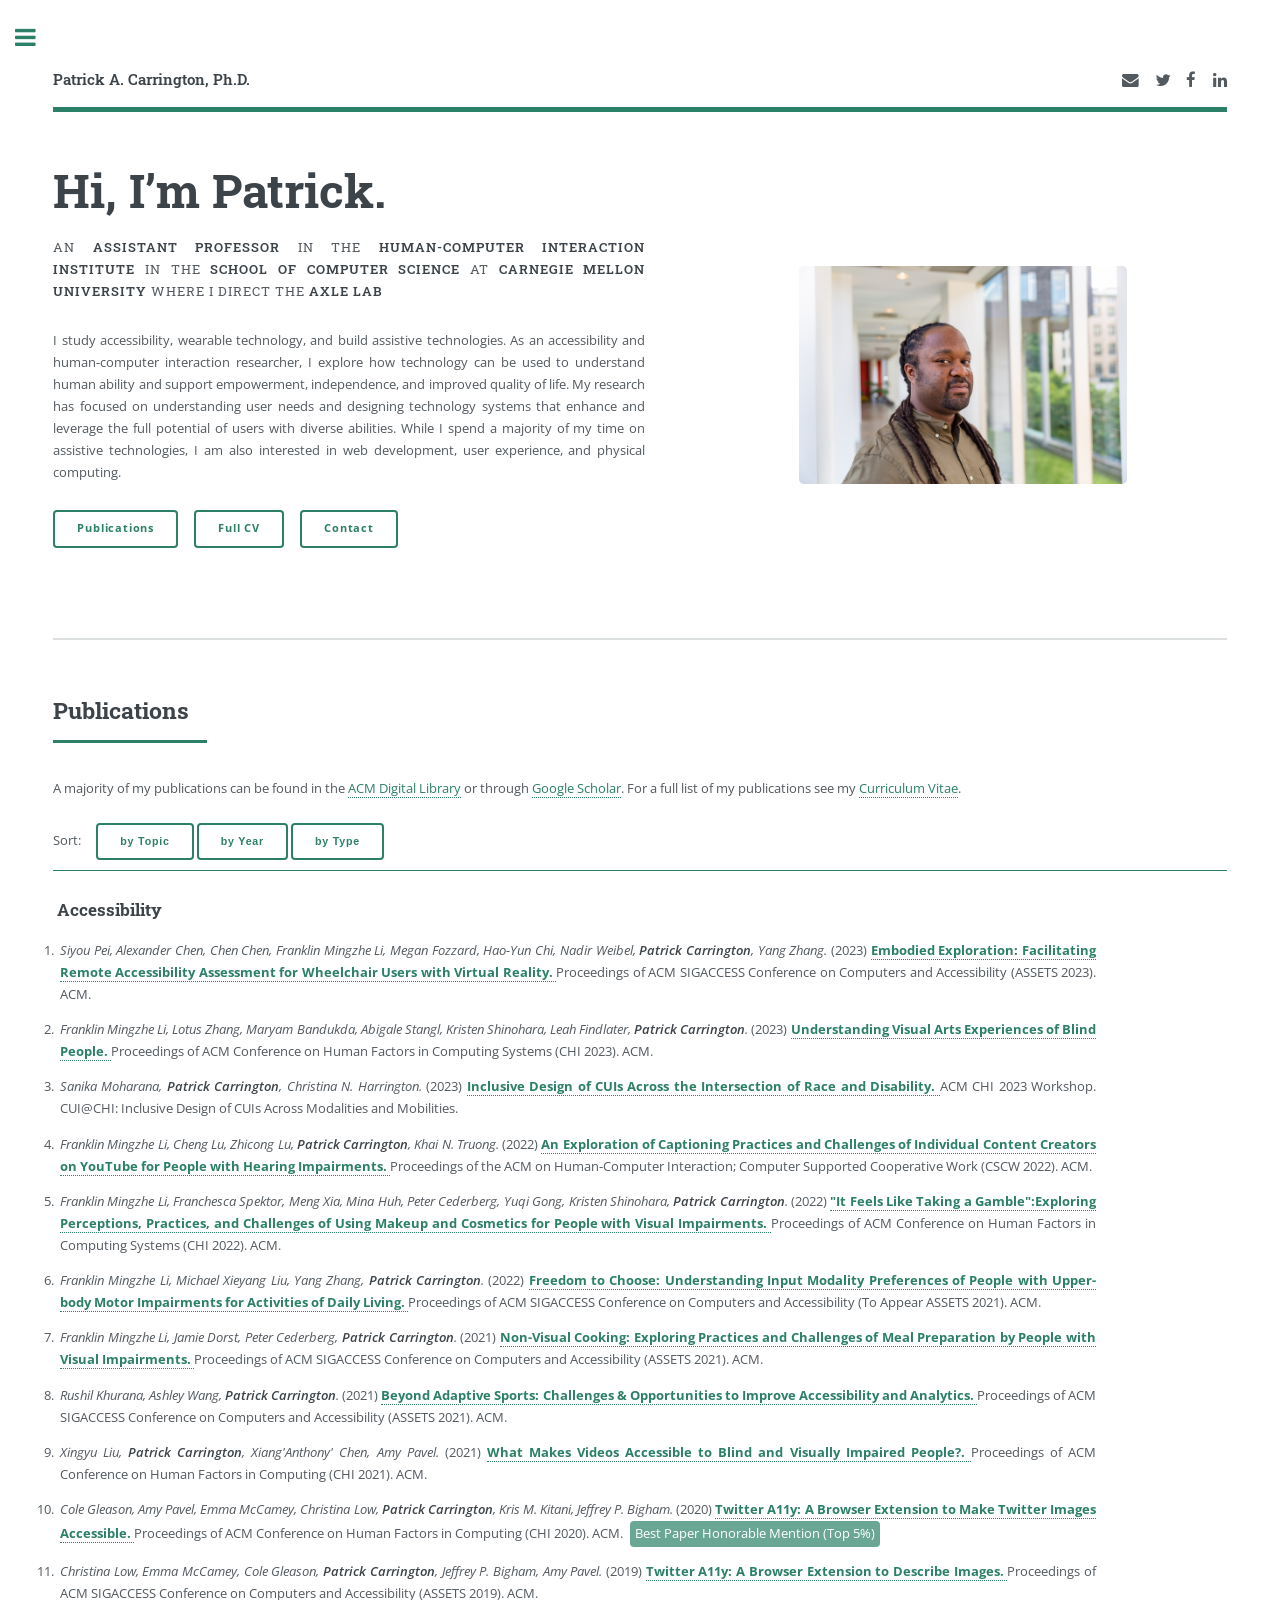
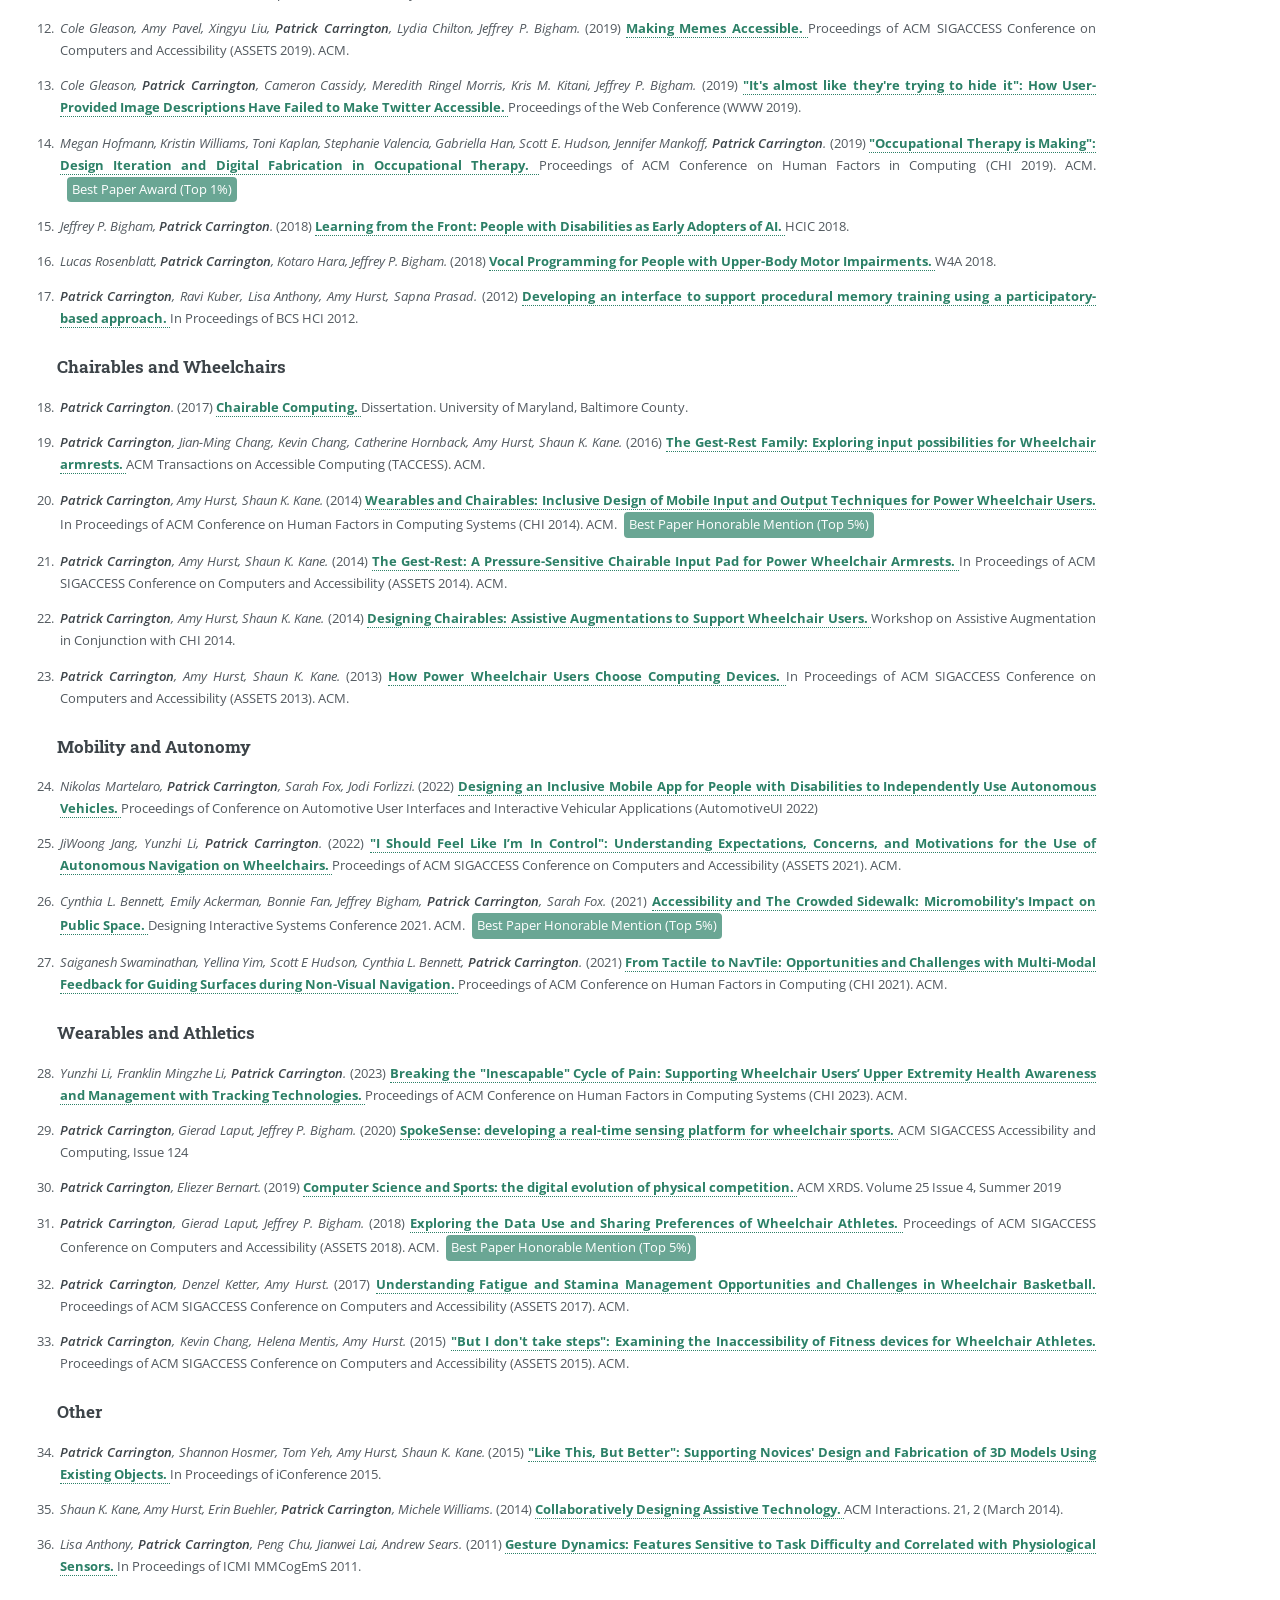
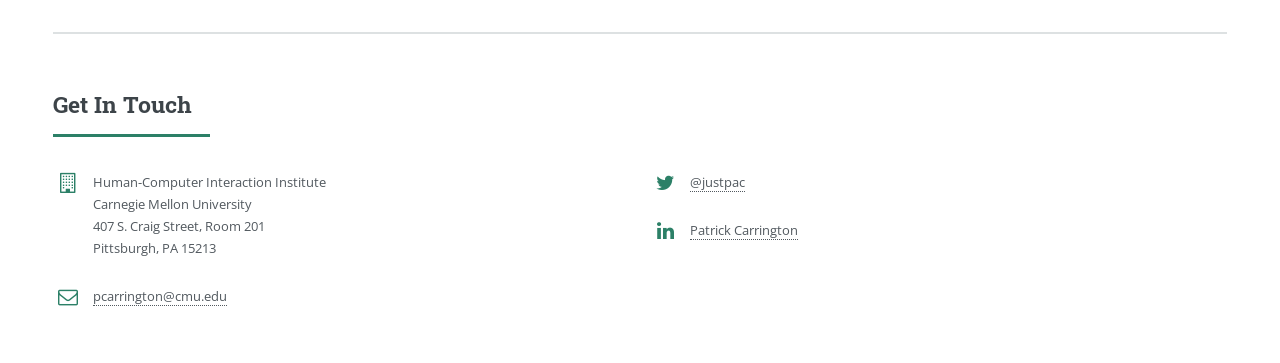
<file: index.html>
<!DOCTYPE HTML>

<html lang="en">
	<head>
		<!-- Global site tag (gtag.js) - Google Analytics -->
<script async src="https://www.googletagmanager.com/gtag/js?id=UA-127337930-1"></script>
<script>
  window.dataLayer = window.dataLayer || [];
  function gtag(){dataLayer.push(arguments);}
  gtag('js', new Date());

  gtag('config', 'UA-127337930-1');
</script>

		<title>Patrick A. Carrington, Ph.D.</title>
		<meta charset="utf-8" />
		<meta name="viewport" content="width=device-width, initial-scale=1, user-scalable=yes" />
		<meta name="description" content="Patrick Carrington's personal and professional webpage" />
		<meta name="keywords" content="patrick, carrington, publications, chairable, patrick carrington, accessibility, wearables, research, umbc, student" />
		<meta name="author" content="Patrick Carrington" />
		<!--[if lte IE 8]><script src="assets/js/ie/html5shiv.js"></script><![endif]-->
		<link rel="stylesheet" href="assets/css/main.css?version=2.1" />
		<!--[if lte IE 9]><link rel="stylesheet" href="assets/css/ie9.css" /><![endif]-->
		<!--[if lte IE 8]><link rel="stylesheet" href="assets/css/ie8.css" /><![endif]-->
		<link rel="stylesheet" href="assets/css/academicons.css" />

		<!-- Scripts -->
			<script src="assets/js/jquery.min.js"></script>
			<script src="assets/js/skel.min.js"></script>
			<script src="assets/js/util.js"></script>
			<!--[if lte IE 8]><script src="assets/js/ie/respond.min.js"></script><![endif]-->
			<script src="assets/js/main.js"></script>
			<script src="assets/js/pubs.js?version=3.1"></script>


	</head>
	<body onload="getModDate()">

		<!-- Wrapper -->
			<div id="wrapper">

				<!-- Main -->
					<div id="main">
						<div class="inner">

							<!-- Header -->
								<header id="header">
									<a href="index.html" class="logo"><img class="image" src="images/headshot2.jpg" alt="A headshot photo of me, Patrick Carrington, wearing a green shirt." /><strong>Patrick A. Carrington, Ph.D.</strong> <!-- Assistant Professor --></a>
									<ul class="icons">
										<li><a href="mailto:pcarrington@cmu.edu" class="icon fa-envelope"><span class="label">Email</span></a></li>
										<li><a href="https://twitter.com/justpac" class="icon fa-twitter"><span class="label">Twitter</span></a></li>
										<li><a href="https://www.facebook.com/patrick.carrington" class="icon fa-facebook"><span class="label">Facebook</span></a></li>
										<li><a href="https://www.linkedin.com/in/patrick-carrington/" class="icon fa-linkedin"><span class="label">LinkedIn</span></a></li>

									</ul>
									<button onclick="topFunction()" id="myBtn" title="Go to top" class="icon fa-chevron-up"><span class="label">Return to Top</span></button>
								</header>

							<!-- Banner -->
								<section id="banner">
									<div class="content">
										<header>
											<h1>Hi, I’m Patrick. </h1>
											<p>An <strong>Assistant Professor</strong>
												in the <strong><a href="http://hcii.cmu.edu">Human-Computer Interaction Institute</a></strong> in the <strong><a href="https://www.scs.cmu.edu/">School of Computer Science</a></strong>
												at <strong><a href="http://www.cmu.edu">Carnegie Mellon University</a></strong> where I direct the <strong><a href="https://www.axle-lab.com">AXLE Lab</a></strong></p>







										</header>
										<p>I study accessibility, wearable technology, and build assistive technologies. As an accessibility and human-computer interaction researcher, I explore how technology can be used to understand human ability and support empowerment, independence, and improved quality of life. My research has focused on understanding user needs and designing technology systems that enhance and leverage the full potential of users with diverse abilities. While I spend a majority of my time on assistive technologies, I am also interested in web development, user experience, and physical computing.
										</p>

									<!-- REMOVED Prior Supervision
										<p>I completed a postdoc working with <a href="http://www.jeffreybigham.com">Jeffrey Bigham</a> at <a href="http://www.cmu.edu">CMU</a>. I received my doctorate in <a href="http://hcc.umbc.edu/">Human-Centered Computing (HCC)</a> at <a href="http://www.umbc.edu">UMBC</a>, where I worked with <a href="http://amyhurst.com">Amy Hurst</a> in the <a href="http://isrc.umbc.edu">Interactive Systems Research Center (ISRC)</a> and <a href="http://pad.umbc.edu">Prototyping and Design Lab (The PAD)</a>.
										</p>
									-->

										<ul class="actions">
											<!-- <li><a href="#projects" class="button">Projects</a></li> -->
											<li><a href="#publications" class="button">Publications</a></li>
											<li><a target="_blank" href="docs/pdfs/PACarrington_CV.pdf" class="button">Full CV</a></li>
											<!--<li><a href="#teaching" class="button">Teaching</a></li>-->
											<li><a href="#contact" class="button">Contact</a></li>
										</ul>
										<!-- <a href="#" class="button special">Job Materials</a> -->
									</div>
									<span class="image object">
										<img src="images/headshot2.jpg" alt="A headshot photo of me, Patrick Carrington, wearing a green shirt." />
									</span>


								</section>

							<!-- Section -->
								<section id="publications">
									<header class="major">
										<h2>Publications</h2>
									</header>
									<p>A majority of my publications can be found in the <a href="http://dl.acm.org/author_page.cfm?id=81549308756&cfid=690524888&cftoken=35712815">ACM Digital Library</a> or through <a href="https://scholar.google.com/citations?user=3ALpUOEAAAAJ&hl=en">Google Scholar</a>. For a full list of my publications see my <a target="_blank" href="docs/pdfs/PACarrington_CV.pdf">Curriculum Vitae</a>.</p>

									<div id=pubfilters><span>Sort: &nbsp &nbsp</span>
										<button onclick="showPubsByTopic()">by Topic</button>
										<button onclick="showPubsByYear()">by Year</button>
										<button onclick="showPubsByType()">by Type</button>
									</div>

									<script> //Runs the first time the page loads
									showPubsByTopic()
									</script>


								</section>


								<!--<section id="teaching">
									<header class="major">
										<h2>Teaching</h2>
									</header>

									<h3>Courses</h3>
									<ul>
										<li><p>Programming Usable Interfaces (SP2020,FA2020)</p></li>
										<li><p>Accessibility (SP2021,FA2021,SP2022)</p></li>
										<li><p>Designing Human-Centered Software (FA2022)</p></li>
								</ul>

							</section>-->


									<!-- Special Feature Items
									<section id="news">


									<div class="features">
										<article>
											<span class="icon fa-diamond"></span>
											<div class="content">
												<h3>Portitor ullamcorper</h3>
												<p>Aenean ornare velit lacus, ac varius enim lorem ullamcorper dolore. Proin aliquam facilisis ante interdum. Sed nulla amet lorem feugiat tempus aliquam.</p>
											</div>
										</article>
										<article>
											<span class="icon fa-paper-plane"></span>
											<div class="content">
												<h3>Sapien veroeros</h3>
												<p>Aenean ornare velit lacus, ac varius enim lorem ullamcorper dolore. Proin aliquam facilisis ante interdum. Sed nulla amet lorem feugiat tempus aliquam.</p>
											</div>
										</article>
										<article>
											<span class="icon fa-rocket"></span>
											<div class="content">
												<h3>Quam lorem ipsum</h3>
												<p>Aenean ornare velit lacus, ac varius enim lorem ullamcorper dolore. Proin aliquam facilisis ante interdum. Sed nulla amet lorem feugiat tempus aliquam.</p>
											</div>
										</article>
										<article>
											<span class="icon fa-signal"></span>
											<div class="content">
												<h3>Sed magna finibus</h3>
												<p>Aenean ornare velit lacus, ac varius enim lorem ullamcorper dolore. Proin aliquam facilisis ante interdum. Sed nulla amet lorem feugiat tempus aliquam.</p>
											</div>
										</article>
									</div>
								</section>
							 End Comment	-->


							<!-- Section -->
								<section id="contact">
									<header class="major">
										<h2>Get In Touch</h2>
									</header>

									<div class="row">
										<div class="6u 12u$(small)">
												<ul class="contact">

													<li class="fa-building-o">
														Human-Computer Interaction Institute<br>
														Carnegie Mellon University<br>
														407 S. Craig Street, Room 201<br>
														Pittsburgh, PA 15213</li>

														<li class="fa-envelope-o"><a href="mailto:pcarrington@cmu.edu">pcarrington@cmu.edu</a></li>

												</ul>
											</div>
										<div class="6u 12u$(small)">
											<ul class="contact">

												<li class="fa-twitter"><a href="https://twitter.com/justpac">@justpac</a></li>
												<li class="fa-linkedin"><a href="https://www.linkedin.com/in/patrick-carrington">Patrick Carrington</a></li>


											</ul>
										</div>
									</div>



								</section>

						</div>
					</div>

				<!-- Sidebar -->
					<div id="sidebar">
						<div class="inner">

							<!-- Search
								<section id="search" class="alt">
									<form method="post" action="#">
										<input type="text" name="query" id="query" placeholder="Search" />
									</form>
								</section> -->

							<!-- Menu -->
								<nav id="menu">
									<header class="major">
										<h2>Menu</h2>
									</header>

									<ul>
										<!-- <li><span class="announce">I am on the job market!</span></li> -->
										<li><a href="index.html">Home</a></li>
										<li><a href="#publications">Publications</a></li>
										<li><a target="_blank" href="docs/pdfs/PACarrington_CV.pdf">Curriculum Vitae <i class="fa fa-external-link"></i></a></li>
										<li><a href="https://axle-lab.com">AXLE Lab <i class="fa fa-external-link"></i></a></li>
										<li><a href="resources.html">Resources <i class="fa fa-external-link"></i></a></li>
										<li><a href="#contact">Contact</a></li>
										 <!-- <li>
											<span class="opener">Submenu</span>
											<ul>
												<li><a href="#">Lorem Dolor</a></li>
												<li><a href="#">Ipsum Adipiscing</a></li>
												<li><a href="#">Tempus Magna</a></li>
												<li><a href="#">Feugiat Veroeros</a></li>
											</ul>
										</li> -->
									</ul>
								</nav>






							<!-- Section -->
								<section>
									<header class="major">
										<h2>Ph.D. Students</h2>
									</header>

									<ul class="contact-small">
										<li class="fa-user"><strong><a href="https://franklin-li.com/">Franklin Mingzhe Li</a></strong></li>
										<li class="fa-user"><strong><a href="https://www.yunzhi-li.com//">Yunzhi Li</a></strong></li>
										<li class="fa-user"><strong><a href="https://www.frank.computer/">Frank Elavsky</a></strong></li>
										<li class="fa-user"><strong><a href="https://joonbug.me/">Joon Jang</a></strong></li>
										<li class="fa-user"><strong><a href="https://www.sanikamoharana.com/">Sanika Moharana</a></strong></li>
									</ul>
								</section>


								<section>
									<header class="major">
										<h2>Courses</h2>
									</header>
									<ul>
										<li>Programming Usable Interfaces </br>(SP2020,FA2020)</li>
										<li>Accessibility </br>(SP2021,FA2021,SP2022)</li>
										<li>Designing Human-Centered Software </br>(FA2022,SP2023,FA2023)</li>
									</ul>

							</section>

								<section>
									<header class="major">
										<h2>Contact</h2>
									</header>

									<ul class="contact-small">
										<li class="fa-user"><strong>Patrick Carrington, Ph.D.</strong></br>
										Assistant Professor, HCII</br>
										School of Computer Science</br>
										Carnegie Mellon University</li>
										<li class="fa-envelope-o"><a href="mailto:pcarrington@cmu.edu">pcarrington@cmu.edu</a></li>


										<li class="fa-building-o">407 S. Craig Street, Room 201</li>

									</ul>
								</section>

								<!-- Section -->
								<!-- <section>
									<header class="major">
										<h2>Travel</h2>
									</header>
									<p>NWBT 2018 - Louisville, KY (April)</p>
									<p>CHI 2018 - Montreal, Quebec, CA (April)</p>
									<p>Microsoft Research - Seattle, WA (May)</p>
									<p>HCIC 2018 - Watsonville, CA (June)</p>
									<p>ASSETS 2018 - Galway, Ireland (October)</p>

								</section>

									<section>
										<header class="major">
											<h2>News</h2>
										</header>
										<div class="mini-posts">

											<article>
												<a href="http://assets18.sigaccess.org" class="image"><img src="images/assets18_logo.png" alt="Logo for the ASSETS 2018 Conference" /></a>
												<p>Our paper on data use and sharing with wheelchair athletes was accepted to ASSETS 2018!</p>
											</article>
											<article>
												<a href="https://www.engineering.pitt.edu/CampBioE/" class="image"><img src="images/2018-CampBioE.jpg" alt="logo for bio engineering camp at the university of pittsburgh. The tagline 'Inspiring Tomorrows Engineers' is in red and a graphic of chemistry glassware, DNA, and an atom are shown." /></a>
												<p>I was invited to be on a panel discussing pathways to education and STEM careers. The panel was part of a summer camp for middle and high school students from underrepresented/minority and economically disadvantaged families. </p>
											</article>
											<article>
												<a href="#" class="image"><img src="images/pic09.jpg" alt="" /></a>
												<p>Aenean ornare velit lacus, ac varius enim lorem ullamcorper dolore aliquam.</p>
											</article>
										</div>
										<ul class="actions">
											<li><a href="#" class="button">More</a></li>
										</ul>-->
									</section>

							<!-- Footer -->
								<footer id="footer">
									<p class="copyright">&copy; Patrick A. Carrington. <br>
										<i id="modDate"></i> <br>
									</p>


								</footer>

						</div>
					</div>

			</div>






	</body>
</html>
</file>
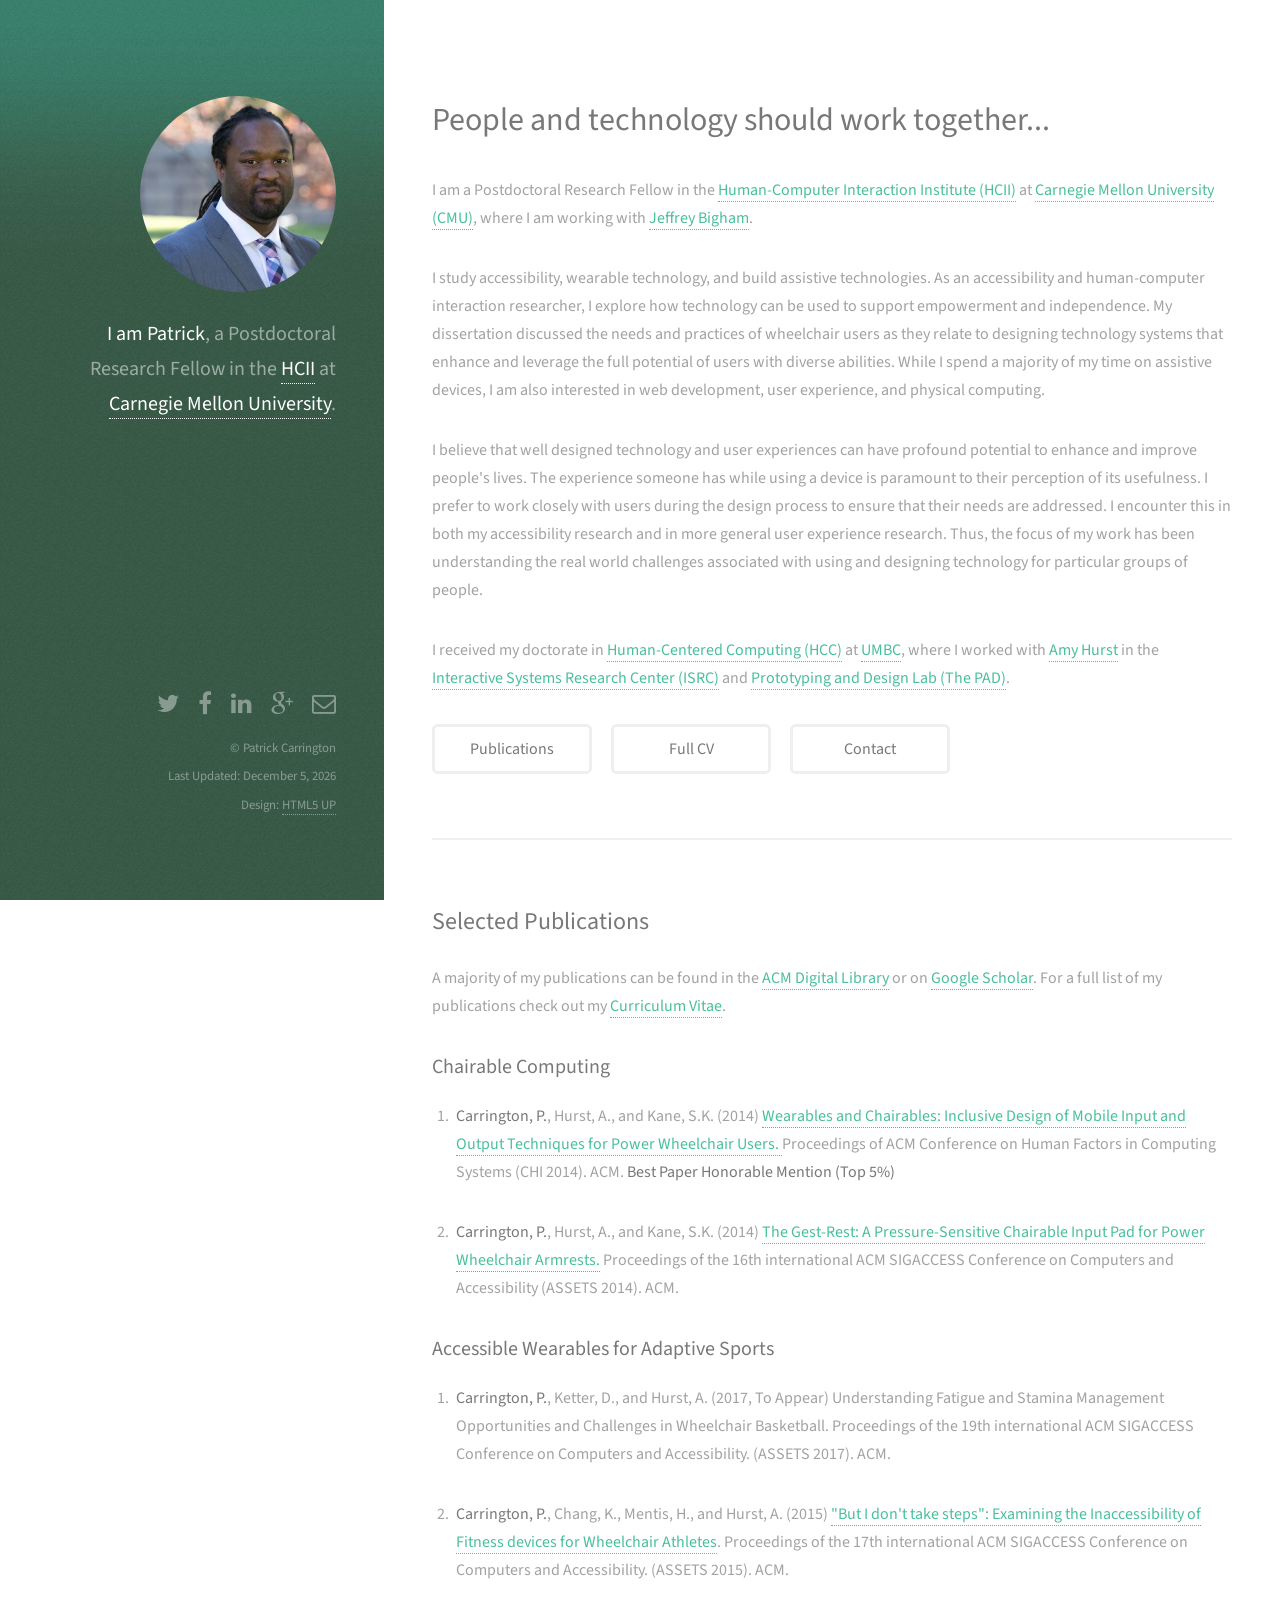
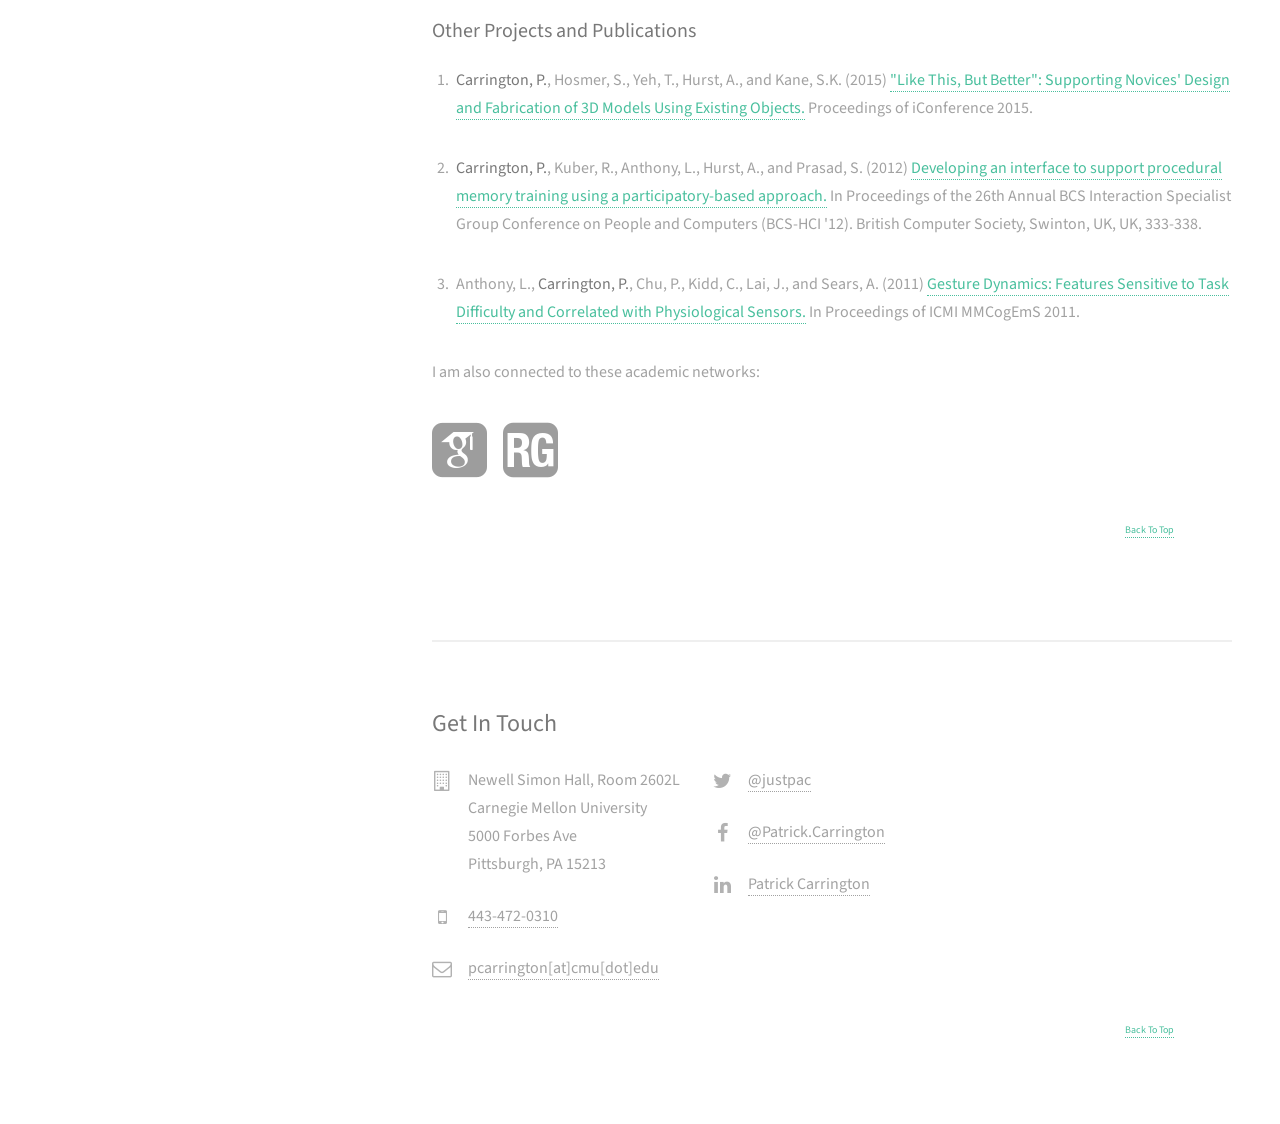
<file: Backup/index.html>
<!DOCTYPE HTML>
<!--
	Strata by HTML5 UP
	html5up.net | @n33co
	Free for personal and commercial use under the CCA 3.0 license (html5up.net/license)
-->
<html>
	<head>
		<title>Patrick A. Carrington</title>
		<meta charset="utf-8" />
		<meta name="viewport" content="width=device-width, initial-scale=1" />
		<meta name="description" content="Patrick Carrington's personal and professional webpage" />
		<meta name="keywords" content="patrick, carrington, publications, chairable, patrick carrington, accessibility, wearables, research, umbc, student" />
		<meta name="author" content="Patrick Carrington" />
		<!--[if lte IE 8]><script src="assets/js/ie/html5shiv.js"></script><![endif]-->
		<link rel="stylesheet" href="assets/css/main.css" />
		<!--[if lte IE 8]><link rel="stylesheet" href="assets/css/ie8.css" /><![endif]-->
	</head>
	<body id="top" onload="myFunction()">

		<!-- Header -->

			<header id="header">
				<a href="#" class="image avatar"><img src="images/headshot.jpg" alt="A headshot photo of me, Patrick Carrington, wearing a suit and tie" /></a>
				<!--<h1><strong>I am Patrick</strong>, a Ph.D. candidate
				at <strong><a href="http://www.umbc.edu">UMBC</a></strong> where I study
				<strong><a href="http://hcc.umbc.edu">Human-Centered Computing</a></strong>
				and <strong>Accessibility</strong>.
			</h1>
		-->

		<h1><strong>I am Patrick</strong>, a Postdoctoral Research Fellow
			in the <strong><a href="http://hcii.cmu.edu">HCII</a></strong> at <strong><a href="http://www.cmu.edu">Carnegie Mellon University</a></strong>.
		</h1>


			</header>

		<!-- Main -->
			<div id="main">

				<!-- One -->
					<section id="intro">
						<header class="major">
							<h2>People and technology should work together...</h2>
						</header>
						<p>I am a Postdoctoral Research Fellow in the <a href="http://hcii.cmu.edu/">Human-Computer Interaction Institute (HCII)</a> at <a href="http://www.cmu.edu">Carnegie Mellon University (CMU)</a>, where I am working with <a href="http://www.cs.cmu.edu/~jbigham/">Jeffrey Bigham</a>.
						</p>

						<p>I study accessibility, wearable technology, and build assistive technologies. As an accessibility and human-computer interaction researcher, I explore how technology can be used to support empowerment and independence. My dissertation discussed the needs and practices of wheelchair users as they relate to designing technology systems that enhance and leverage the full potential of users with diverse abilities. While I spend a majority of my time on assistive devices, I am also interested in web development, user experience, and physical computing.
						</p>

						<p>I believe that well designed technology and user experiences can have profound potential to enhance and 	improve people's lives. The experience someone has while using a device is paramount to their perception of its usefulness. I prefer to work closely with users during the design process to ensure that their needs are addressed. I encounter this in both my accessibility research and in more general user experience research. Thus, the focus of my work has been understanding the real world challenges associated with using and designing technology for particular groups of people.
						</p>

						<p> I received my doctorate in <a href="http://hcc.umbc.edu/">Human-Centered Computing (HCC)</a> at <a href="http://www.umbc.edu">UMBC</a>, where I worked with <a href="http://amyhurst.com">Amy Hurst</a> in the <a href="http://isrc.umbc.edu">Interactive Systems Research Center (ISRC)</a> and <a href="http://pad.umbc.edu">Prototyping and Design Lab (The PAD)</a>.
						</p>


						<ul class="actions">
							<!-- <li><a href="#projects" class="button">Projects</a></li> -->
							<li><a href="#publications" class="button">Publications</a></li>
							<li><a target="_blank" href="https://drive.google.com/open?id=0B6qLP0jaMpYrQllQLXFBR1RrNkE" class="button">Full CV</a></li>
							<!-- <li><a href="docs/pac_full_job_package.pdf" class="button">Job Package</a></li> -->
							<li><a href="#contact" class="button">Contact</a></li>
						</ul>
					</section>

				<!-- Two -->
<!-- Begin Projects Section
					<section id="projects">

						<h2>Download Job Materials</h2>
						<p>For anyone who is interested you will find links to my research and teaching statements.</p>
						<ul>
							<li>Research Statement - </li>
						</ul>




						<div class="row">
							<p class="10u"> </p>
							<p> <a class="2u back-to-top" href="#intro">Back To Top</a></p>
						</div>
					</section>
End of Projects Section -->

				<!-- Three -->
					<section id="publications">
						<h2>Selected Publications</h2>

						<p>A majority of my publications can be found in the <a href="http://dl.acm.org/author_page.cfm?id=81549308756&cfid=690524888&cftoken=35712815">ACM Digital Library</a> or on <a href="https://scholar.google.com/citations?user=3ALpUOEAAAAJ&hl=en">Google Scholar</a>. For a full list of my publications check out my <a target="_blank" href="https://drive.google.com/open?id=0B6qLP0jaMpYrQllQLXFBR1RrNkE">Curriculum Vitae</a>.</p>


							<h3>Chairable Computing</h3>
						<ol>
							<li>
							<p><strong>Carrington, P.</strong>, Hurst, A., and Kane, S.K. (2014) <a href="http://dl.acm.org/authorize?N99925">Wearables and Chairables: Inclusive Design of Mobile Input and Output Techniques for Power Wheelchair Users. </a>Proceedings of ACM Conference on Human Factors in Computing Systems (CHI 2014). ACM. <strong>Best Paper Honorable Mention (Top 5%)</strong></p>
							</li>
							<li>
								<p><strong>Carrington, P.</strong>, Hurst, A., and Kane, S.K. (2014) <a href="http://dl.acm.org/authorize?N99914">The Gest-Rest: A Pressure-Sensitive Chairable Input Pad for Power Wheelchair Armrests.</a> Proceedings of the 16th international ACM SIGACCESS Conference on Computers and Accessibility (ASSETS 2014). ACM.
								</p>
							</li>
						</ol>
							<h3>Accessible Wearables for Adaptive Sports</h3>
						<ol>
							<li>
								<p><strong>Carrington, P.</strong>, Ketter, D., and Hurst, A. (2017, To Appear) Understanding Fatigue and Stamina Management Opportunities and Challenges in Wheelchair Basketball. Proceedings of the 19th international ACM SIGACCESS Conference on Computers and Accessibility. (ASSETS 2017). ACM.</p>
							</li>
							<li>
							<p><strong>Carrington, P.</strong>, Chang, K., Mentis, H., and Hurst, A. (2015) <a href="http://dl.acm.org/authorize?N07381">"But I don't take steps": Examining the Inaccessibility of Fitness devices for Wheelchair Athletes</a>. Proceedings of the 17th international ACM SIGACCESS Conference on Computers and Accessibility. (ASSETS 2015). ACM.</p>
							</li>
						</ol>
							<h3>Other Projects and Publications</h3>
						<ol><li>
						<p><strong>Carrington, P.</strong>, Hosmer, S., Yeh, T., Hurst, A., and Kane, S.K. (2015) <a href="https://www.ideals.illinois.edu/bitstream/handle/2142/73670/236_ready.pdf?sequence=2">"Like This, But Better": Supporting Novices' Design and Fabrication of 3D Models Using Existing Objects.</a> Proceedings of iConference 2015.</p>
						</li>
						<li>
							<p><strong>Carrington, P.</strong>, Kuber, R., Anthony, L., Hurst, A., and Prasad, S. (2012) <a href="http://dl.acm.org/citation.cfm?id=2661374&CFID=678345885&CFTOKEN=24192382">Developing an interface to support procedural memory training using a participatory-based approach.</a> In Proceedings of the 26th Annual BCS Interaction Specialist Group Conference on People and Computers (BCS-HCI '12). British Computer Society, Swinton, UK, UK, 333-338.</p>
						</li>
						<li>Anthony, L., <strong>Carrington, P.</strong>, Chu, P., Kidd, C., Lai, J., and Sears, A. (2011) <a href="docs/pdfs/lanthony-icmi2011-mmcogems.pdf">Gesture Dynamics: Features Sensitive to Task Difficulty and Correlated with Physiological Sensors.</a> In Proceedings of ICMI MMCogEmS 2011.
						</li>
						</ol>

						<p>I am also connected to these academic networks:</p>

						<ul class="icons">
							<li>
								<a href="https://scholar.google.com/citations?user=3ALpUOEAAAAJ&hl=en" class="icon2 ai ai-google-scholar-square fa-4x"><span class="label">Google Scholar</span></a>
							</li><li>
								<a href="https://www.researchgate.net/profile/Patrick_Carrington" class="icon2 ai ai-researchgate-square fa-4x"><span class="label">Research Gate</span></a>
							</li>
							<!-- <li>
								<a href="https://umbc.academia.edu/PatrickCarrington" class="icon2 ai ai-academia-square fa-4x"><span class="label">Academia</span></a>
							</li>  -->
						</ul>

						<div class="row">
							<p class="10u"> </p>
							<p> <a class="2u back-to-top" href="#intro">Back To Top</a></p>
						</div>
					</section>


				<!-- Four -->
					<section id="contact">
						<h2>Get In Touch</h2>

						<div class="row">
							<div class=" 12u$(small)">
								<ul class="labeled-icons">
									<li>
										<h3 class="icon fa-building-o"><span class="label">Address</span></h3>
										Newell Simon Hall, Room 2602L<br />
										Carnegie Mellon University<br />
										5000 Forbes Ave<br />
										Pittsburgh, PA 15213
									</li>
									<li>
										<h3 class="icon fa-mobile"><span class="label">Phone</span></h3>
										<span itemprop="telephone"><a href="tel:+443-472-0310">443-472-0310</a></span>
									</li>
									<li>
										<h3 class="icon fa-envelope-o"><span class="label">Email</span></h3>
										<a href="mailto:pcarrington@cmu.edu">pcarrington[at]cmu[dot]edu</a>
									</li>
								</ul>
							</div>
							<div class="4u$ 12u$(small)">
								<ul class="labeled-icons">
									<li>
										<h3 class="icon fa-twitter"><span class="label">Twitter</span></h3>
										<a href="https://twitter.com/justpac">@justpac</a>
									</li>
									<li>
										<h3 class="icon fa-facebook"><span class="label">Facebook</span></h3>
										<a href="https://www.facebook.com/patrick.carrington">@Patrick.Carrington</a>
									</li>
									<li>
										<h3 class="icon fa-linkedin"><span class="label">LinkedIn</span></h3>
										<a href="https://www.linkedin.com/pub/patrick-carrington/12/347/851">Patrick Carrington</a>
									</li>
								</ul>
							</div>
						</div>
						<div class="row">
							<p class="10u"> </p>
							<p> <a class="2u back-to-top" href="#intro">Back To Top</a></p>
						</div>
					</section>

			</div>

		<!-- Footer -->
			<footer id="footer" >
				<ul class="icons">
					<li><a href="https://twitter.com/justpac" class="icon fa-twitter"><span class="label">Twitter</span></a></li>
					<li><a href="https://www.facebook.com/patrick.carrington" class="icon fa-facebook"><span class="label">Facebook</span></a></li>
					<li><a href="https://www.linkedin.com/pub/patrick-carrington/12/347/851" class="icon fa-linkedin"><span class="label">LinkedIn</span></a></li>
					<li><a href="https://plus.google.com/u/0/+PatrickCarrington/posts" class="icon fa-google-plus"><span class="label">Google Plus</span></a></li>
					<li><a href="mailto:pcarrington@cmu.edu" class="icon fa-envelope-o"><span class="label">Email</span></a></li>
				</ul>
				<ul class="copyright">
					<li>&copy; Patrick Carrington</li>
					<li id="modDate"></li>



					<li>Design: <a href="http://html5up.net">HTML5 UP</a></li>
				</ul>
			</footer>

		<!-- Scripts -->
			<script src="assets/js/jquery.min.js"></script>
			<script src="assets/js/jquery.poptrox.min.js"></script>
			<script src="assets/js/skel.min.js"></script>
			<script src="assets/js/util.js"></script>
			<!--[if lte IE 8]><script src="assets/js/ie/respond.min.js"></script><![endif]-->
			<script src="assets/js/main.js"></script>
			<script>

				function formatDate(date) {
  				var monthNames = [
    				"January", "February", "March",
    				"April", "May", "June", "July",
    				"August", "September", "October",
    				"November", "December"
  				];

  			var day = date.getDate();
  			var monthIndex = date.getMonth();
  			var year = date.getFullYear();

  			return monthNames[monthIndex] + ' ' + day + ', ' + year;
				}
				function myFunction() {
					var x = 'Last Updated:  ' + formatDate(new Date(document.lastModified));
					document.getElementById("modDate").innerHTML = x;
				}
				</script>

	</body>
</html>
</file>
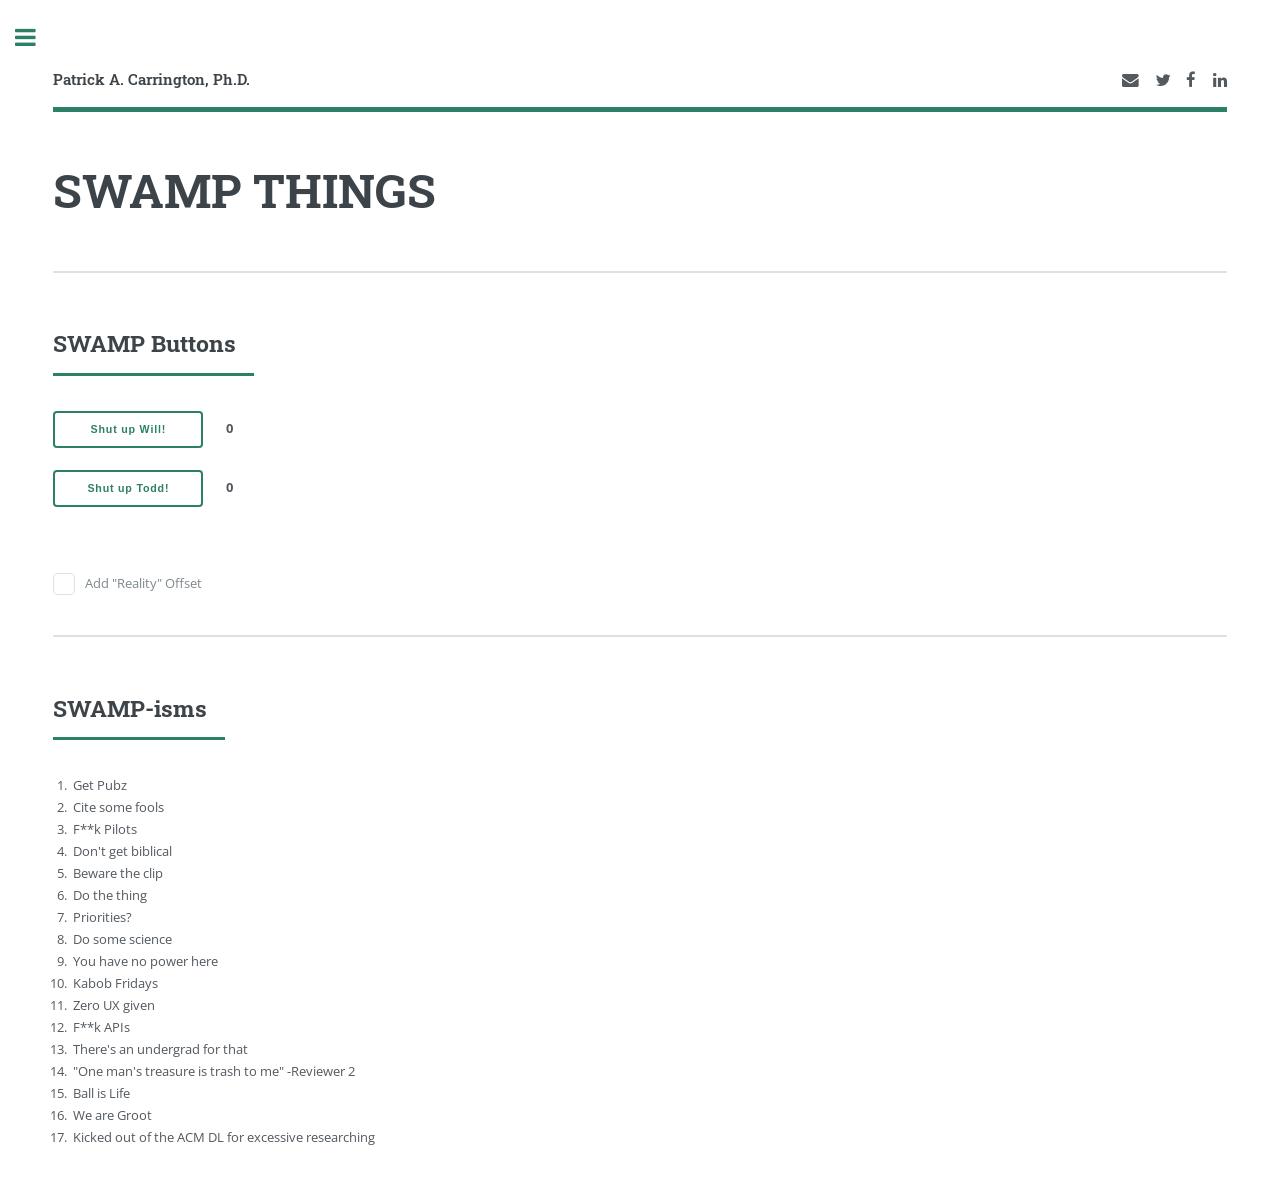
<file: swamp/index.html>
<!DOCTYPE HTML>

<html lang="en">
	<head>
		<title>Patrick A. Carrington, Ph.D.</title>
		<meta charset="utf-8" />
		<meta name="viewport" content="width=device-width, initial-scale=1, user-scalable=yes" />
		<meta name="description" content="Patrick Carrington's personal and professional webpage" />
		<meta name="keywords" content="patrick, carrington, publications, chairable, patrick carrington, accessibility, wearables, research, umbc, student" />
		<meta name="author" content="Patrick Carrington" />
		<!--[if lte IE 8]><script src="assets/js/ie/html5shiv.js"></script><![endif]-->
		<link rel="stylesheet" href="../assets/css/main.css?version=1.2" />
		<!--[if lte IE 9]><link rel="stylesheet" href="assets/css/ie9.css" /><![endif]-->
		<!--[if lte IE 8]><link rel="stylesheet" href="assets/css/ie8.css" /><![endif]-->
		<link rel="stylesheet" href="../assets/css/academicons.css" />
	</head>
	<body onload="getModDate()">

		<!-- Wrapper -->
			<div id="wrapper">

				<!-- Main -->
					<div id="main">
						<div class="inner">

							<!-- Header -->
								<header id="header">
									<a href="index.html" class="logo"><img class="image" src="../images/headshot.jpg" alt="A headshot photo of me, Patrick Carrington, wearing a suit and tie." /><strong>Patrick A. Carrington, Ph.D.</strong> <!-- Postdoctoral Research Fellow --></a>
									<ul class="icons">
										<li><a href="mailto:pcarrington@cmu.edu" class="icon fa-envelope"><span class="label">Email</span></a></li>
										<li><a href="https://twitter.com/justpac" class="icon fa-twitter"><span class="label">Twitter</span></a></li>
										<li><a href="https://www.facebook.com/patrick.carrington" class="icon fa-facebook"><span class="label">Facebook</span></a></li>
										<li><a href="https://www.linkedin.com/in/patrick-carrington/" class="icon fa-linkedin"><span class="label">LinkedIn</span></a></li>

									</ul>
									<button onclick="topFunction()" id="myBtn" title="Go to top" class="icon fa-chevron-up"><span class="label">Return to Top</span></button>
								</header>

								<!-- Banner -->
									<section id="banner">
										<div class="content">
											<header>
												<h1>SWAMP THINGS</h1>
											</header>


									</section>

							<!-- Section -->
								<section id="swamp_buttons">
									<header class="major">
										<h2>SWAMP Buttons</h2>
									</header>


                  <button id="btn_will" class="swamp_buttons">Shut up Will!</button>
									<span id="btn_will_count" class="counter">0</span>
									<br><br>
									<button id="btn_todd" class="swamp_buttons">Shut up Todd!</button>
									<span id="btn_todd_count" class="counter">0</span>
									<br><br>
									

									<br><br>
									<input type="checkbox" id="glitch" name="glitch" value="real">
									<label for="glitch">Add "Reality" Offset</label>
								</section>

								<!-- Section -->
									<section id="swampisms">
										<header class="major">
											<h2>SWAMP-isms</h2>
										</header>

										<ol id="swamp-list">
	                    <li>Get Pubz</li>
											<li>Cite some fools</li>
											<li>F**k Pilots</li>
											<li>Don't get biblical</li>
											<li>Beware the clip</li>
											<li>Do the thing</li>
											<li>Priorities?</li>
											<li>Do some science</li>
											<li>You have no power here</li>
											<li>Kabob Fridays</li>
											<li>Zero UX given</li>
											<li>F**k APIs</li>
											<li>There's an undergrad for that</li>
											<li>"One man's treasure is trash to me" -Reviewer 2</li>
											<li>Ball is Life</li>
											<li>We are Groot</li>
											<li>Kicked out of the ACM DL for excessive researching</li>
	              		</ol>

									</section>



						</div>
					</div>




				<!-- Sidebar -->
					<div id="sidebar">
						<div class="inner">



							<!-- Menu -->
								<nav id="menu">
									<header class="major">
										<h2>Menu</h2>
									</header>
									<ul>
										<li><a href="../index.html">Home</a></li>
										<li><a href="../index.html#publications">Publications</a></li>
										<li><a target="_blank" href="https://drive.google.com/open?id=0B6qLP0jaMpYrQllQLXFBR1RrNkE">Curriculum Vitae <i class="fa fa-external-link"></i></a></li>
                    <li><a href="../resources">Resources <i class="fa fa-external-link"></i></a></li>
                    <li><a href="../index.html#contact">Contact</a></li>
										 <!-- <li>
											<span class="opener">Submenu</span>
											<ul>
												<li><a href="#">Lorem Dolor</a></li>
												<li><a href="#">Ipsum Adipiscing</a></li>
												<li><a href="#">Tempus Magna</a></li>
												<li><a href="#">Feugiat Veroeros</a></li>
											</ul>
										</li> -->
									</ul>
								</nav>

							<!-- Section -->
							<section>
								<header class="major">
									<h2>Contact</h2>
								</header>

								<ul class="contact-small">
									<li class="fa-user"><strong>Patrick Carrington, Ph.D.</strong><br>
									Assistant Professor, HCII</br>
									School of Computer Science<br>
									Carnegie Mellon University</li>
									<li class="fa-envelope-o"><a href="mailto:pcarrington@cmu.edu">pcarrington@cmu.edu</a></li>

									<li class="fa-phone"><a href="tel:+443-472-0310">+1 (443) 472-0310</a></li>
									<li class="fa-building-o">407 S. Craig Street, Room 201</li>

								</ul>
							</section>

							<!-- Footer -->
								<footer id="footer">
									<p class="copyright">&copy; Patrick A. Carrington. <br>
										<i id="modDate"></i> <br>
									Design: Adapted from <a href="https://html5up.net">HTML5 UP</a>.</p>


								</footer>

						</div>
					</div>

			</div>

		<!-- Scripts -->
			<script src="../assets/js/jquery.min.js"></script>
			<script src="../assets/js/skel.min.js"></script>
			<script src="../assets/js/util.js"></script>
			<!--[if lte IE 8]><script src="assets/js/ie/respond.min.js"></script><![endif]-->
			<script src="../assets/js/main.js"></script>

			<script>

			// $('#btn_will').click(function() {
			// 	$('#btn_will_count').slideUp();
			// 	$('#btn_will_count').html();
			// 	$('#btn_will_count').slideDown();
      //
			// });

			$('button').click(function() {

				var s = (this.id + "_count");
					var //valueCount = $("counter").value(),
			        counter = $("#" + s),
			        addBtn = $(this.id),
			        value = $("#" + s).html();

							if($('#glitch').prop("checked") == true) {

								counter = $('#btn_will_count');
								value = $('#btn_will_count').html();
							}
						counter.slideUp("fast", function() {
							counter.html(++value);  //this value is not incremented.
						});

						counter.slideDown();
			      // console.log(value);      //this value gets incremented.
						// console.log(this.id + " " + s);
			      return

			    });


			</script>



	</body>
</html>
</file>
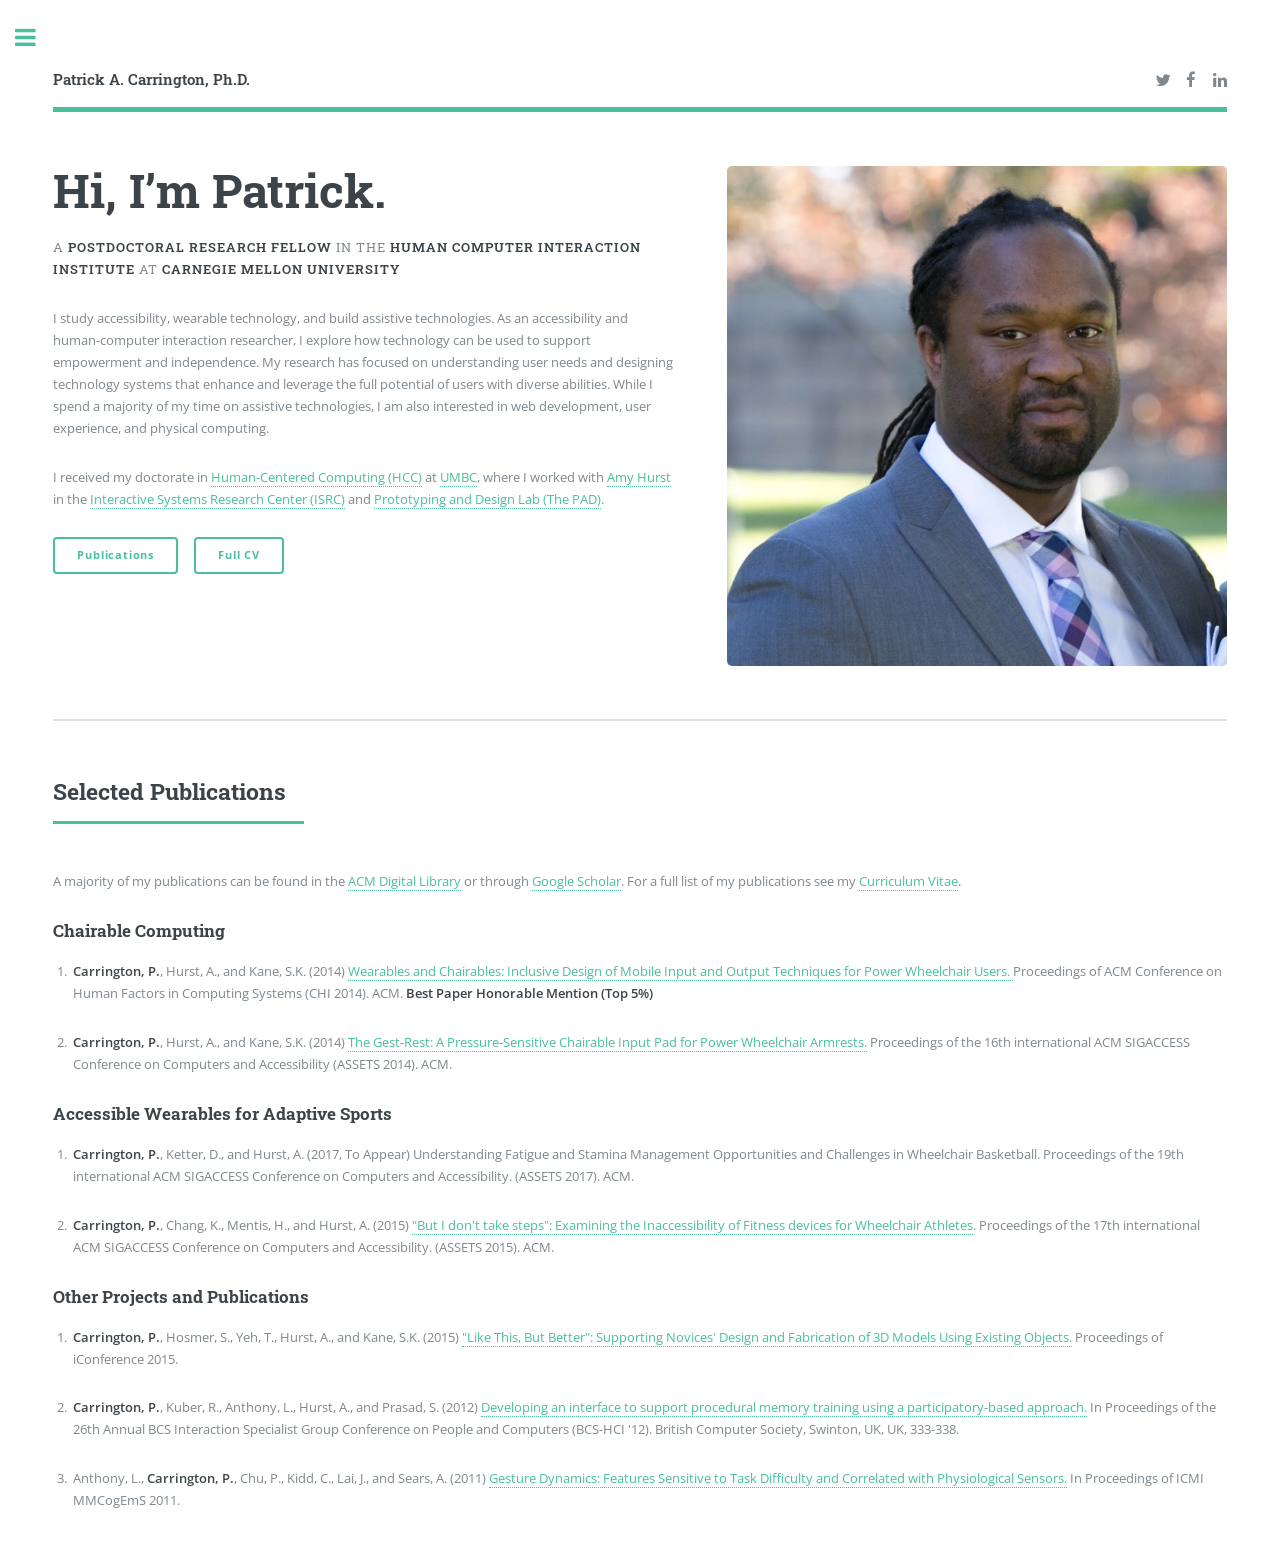
<file: Backup/sand/index.html>
<!DOCTYPE HTML>
<!--
	Editorial by HTML5 UP
	html5up.net | @ajlkn
	Free for personal and commercial use under the CCA 3.0 license (html5up.net/license)
-->
<html>
	<head>
		<title>Patrick A. Carrington</title>
		<meta charset="utf-8" />
		<meta name="viewport" content="width=device-width, initial-scale=1, user-scalable=no" />
		<meta name="description" content="Patrick Carrington's personal and professional webpage" />
		<meta name="keywords" content="patrick, carrington, publications, chairable, patrick carrington, accessibility, wearables, research, umbc, student" />
		<meta name="author" content="Patrick Carrington" />
		<!--[if lte IE 8]><script src="assets/js/ie/html5shiv.js"></script><![endif]-->
		<link rel="stylesheet" href="assets/css/main.css" />
		<!--[if lte IE 9]><link rel="stylesheet" href="assets/css/ie9.css" /><![endif]-->
		<!--[if lte IE 8]><link rel="stylesheet" href="assets/css/ie8.css" /><![endif]-->
	</head>
	<body onload="getModDate()">

		<!-- Wrapper -->
			<div id="wrapper">

				<!-- Main -->
					<div id="main">
						<div class="inner">

							<!-- Header -->
								<header id="header">
									<a href="index.html" class="logo"><strong>Patrick A. Carrington, Ph.D.</strong> <!-- Postdoctoral Research Fellow --></a>
									<ul class="icons">
										<li><a href="https://twitter.com/justpac" class="icon fa-twitter"><span class="label">Twitter</span></a></li>
										<li><a href="https://www.facebook.com/patrick.carrington" class="icon fa-facebook"><span class="label">Facebook</span></a></li>
										<li><a href="https://www.linkedin.com/in/patrick-carrington/" class="icon fa-linkedin"><span class="label">Instagram</span></a></li>
									</ul>
									<button onclick="topFunction()" id="myBtn" title="Go to top" class="icon fa-chevron-up"></button>
								</header>

							<!-- Banner -->
								<section id="banner">
									<div class="content">
										<header>
											<h1>Hi, I’m Patrick.</h1>
											<p>a <strong>Postdoctoral Research Fellow</strong>
												in the <strong>Human Computer Interaction Institute</strong>
												at <strong>Carnegie Mellon University</strong></p>
										</header>
										<p>I study accessibility, wearable technology, and build assistive technologies. As an accessibility and human-computer interaction researcher, I explore how technology can be used to support empowerment and independence. My research has focused on understanding user needs and designing technology systems that enhance and leverage the full potential of users with diverse abilities. While I spend a majority of my time on assistive technologies, I am also interested in web development, user experience, and physical computing.
										</p>

										<!--
										<p>I believe that well designed technology and user experiences can have profound potential to enhance and	improve people's lives. The experience someone has while using a device is paramount to their perception of its usefulness. I prefer to work closely with users during the design process to ensure that their needs are addressed. I encounter this in both my accessibility research and in more general user experience research. Thus, the focus of my work has been understanding the real world challenges associated with using and designing technology for particular groups of people.
										</p> -->

										<p> I received my doctorate in <a href="http://hcc.umbc.edu/">Human-Centered Computing (HCC)</a> at <a href="http://www.umbc.edu">UMBC</a>, where I worked with <a href="http://amyhurst.com">Amy Hurst</a> in the <a href="http://isrc.umbc.edu">Interactive Systems Research Center (ISRC)</a> and <a href="http://pad.umbc.edu">Prototyping and Design Lab (The PAD)</a>.
										</p>

										<!--<ul class="actions">
											<li><a href="#" class="button big">Learn More</a></li>
										</ul>-->

										<ul class="actions">
											<!-- <li><a href="#projects" class="button">Projects</a></li> -->
											<li><a href="#publications" class="button">Publications</a></li>
											<li><a target="_blank" href="https://drive.google.com/open?id=0B6qLP0jaMpYrQllQLXFBR1RrNkE" class="button">Full CV</a></li>
											<!-- <li><a href="docs/pac_full_job_package.pdf" class="button">Job Package</a></li> -->
											<!-- <li><a href="#contact" class="button">Contact</a></li> -->
										</ul>
									</div>
									<span class="image object">
										<img src="images/headshot.jpg" alt="A headshot photo of me, Patrick Carrington, wearing a suit and tie." />
									</span>


								</section>

							<!-- Section -->
								<section id=publications>
									<header class="major">
										<h2>Selected Publications</h2>
									</header>
									<p>A majority of my publications can be found in the <a href="http://dl.acm.org/author_page.cfm?id=81549308756&cfid=690524888&cftoken=35712815">ACM Digital Library</a> or through <a href="https://scholar.google.com/citations?user=3ALpUOEAAAAJ&hl=en">Google Scholar</a>. For a full list of my publications see my <a target="_blank" href="https://drive.google.com/open?id=0B6qLP0jaMpYrQllQLXFBR1RrNkE">Curriculum Vitae</a>.</p>


										<h3>Chairable Computing</h3>
									<ol>
										<li>
										<p><strong>Carrington, P.</strong>, Hurst, A., and Kane, S.K. (2014) <a href="http://dl.acm.org/authorize?N99925">Wearables and Chairables: Inclusive Design of Mobile Input and Output Techniques for Power Wheelchair Users. </a>Proceedings of ACM Conference on Human Factors in Computing Systems (CHI 2014). ACM. <strong>Best Paper Honorable Mention (Top 5%)</strong></p>
										</li>
										<li>
											<p><strong>Carrington, P.</strong>, Hurst, A., and Kane, S.K. (2014) <a href="http://dl.acm.org/authorize?N99914">The Gest-Rest: A Pressure-Sensitive Chairable Input Pad for Power Wheelchair Armrests.</a> Proceedings of the 16th international ACM SIGACCESS Conference on Computers and Accessibility (ASSETS 2014). ACM.
											</p>
										</li>
									</ol>
										<h3>Accessible Wearables for Adaptive Sports</h3>
									<ol>
										<li>
											<p><strong>Carrington, P.</strong>, Ketter, D., and Hurst, A. (2017, To Appear) Understanding Fatigue and Stamina Management Opportunities and Challenges in Wheelchair Basketball. Proceedings of the 19th international ACM SIGACCESS Conference on Computers and Accessibility. (ASSETS 2017). ACM.</p>
										</li>
										<li>
										<p><strong>Carrington, P.</strong>, Chang, K., Mentis, H., and Hurst, A. (2015) <a href="http://dl.acm.org/authorize?N07381">"But I don't take steps": Examining the Inaccessibility of Fitness devices for Wheelchair Athletes</a>. Proceedings of the 17th international ACM SIGACCESS Conference on Computers and Accessibility. (ASSETS 2015). ACM.</p>
										</li>
									</ol>
										<h3>Other Projects and Publications</h3>
									<ol><li>
									<p><strong>Carrington, P.</strong>, Hosmer, S., Yeh, T., Hurst, A., and Kane, S.K. (2015) <a href="https://www.ideals.illinois.edu/bitstream/handle/2142/73670/236_ready.pdf?sequence=2">"Like This, But Better": Supporting Novices' Design and Fabrication of 3D Models Using Existing Objects.</a> Proceedings of iConference 2015.</p>
									</li>
									<li>
										<p><strong>Carrington, P.</strong>, Kuber, R., Anthony, L., Hurst, A., and Prasad, S. (2012) <a href="http://dl.acm.org/citation.cfm?id=2661374&CFID=678345885&CFTOKEN=24192382">Developing an interface to support procedural memory training using a participatory-based approach.</a> In Proceedings of the 26th Annual BCS Interaction Specialist Group Conference on People and Computers (BCS-HCI '12). British Computer Society, Swinton, UK, UK, 333-338.</p>
									</li>
									<li>Anthony, L., <strong>Carrington, P.</strong>, Chu, P., Kidd, C., Lai, J., and Sears, A. (2011) <a href="docs/pdfs/lanthony-icmi2011-mmcogems.pdf">Gesture Dynamics: Features Sensitive to Task Difficulty and Correlated with Physiological Sensors.</a> In Proceedings of ICMI MMCogEmS 2011.
									</li>
									</ol>


									<!-- Special Feature Items
									<div class="features">
										<article>
											<span class="icon fa-diamond"></span>
											<div class="content">
												<h3>Portitor ullamcorper</h3>
												<p>Aenean ornare velit lacus, ac varius enim lorem ullamcorper dolore. Proin aliquam facilisis ante interdum. Sed nulla amet lorem feugiat tempus aliquam.</p>
											</div>
										</article>
										<article>
											<span class="icon fa-paper-plane"></span>
											<div class="content">
												<h3>Sapien veroeros</h3>
												<p>Aenean ornare velit lacus, ac varius enim lorem ullamcorper dolore. Proin aliquam facilisis ante interdum. Sed nulla amet lorem feugiat tempus aliquam.</p>
											</div>
										</article>
										<article>
											<span class="icon fa-rocket"></span>
											<div class="content">
												<h3>Quam lorem ipsum</h3>
												<p>Aenean ornare velit lacus, ac varius enim lorem ullamcorper dolore. Proin aliquam facilisis ante interdum. Sed nulla amet lorem feugiat tempus aliquam.</p>
											</div>
										</article>
										<article>
											<span class="icon fa-signal"></span>
											<div class="content">
												<h3>Sed magna finibus</h3>
												<p>Aenean ornare velit lacus, ac varius enim lorem ullamcorper dolore. Proin aliquam facilisis ante interdum. Sed nulla amet lorem feugiat tempus aliquam.</p>
											</div>
										</article>
									</div>

							End Comment	-->
								</section>

							<!-- Section
								<section>
									<header class="major">
										<h2>Ipsum sed dolor</h2>
									</header>
									<div class="posts">
										<article>
											<a href="#" class="image"><img src="images/pic01.jpg" alt="" /></a>
											<h3>Interdum aenean</h3>
											<p>Aenean ornare velit lacus, ac varius enim lorem ullamcorper dolore. Proin aliquam facilisis ante interdum. Sed nulla amet lorem feugiat tempus aliquam.</p>
											<ul class="actions">
												<li><a href="#" class="button">More</a></li>
											</ul>
										</article>
										<article>
											<a href="#" class="image"><img src="images/pic02.jpg" alt="" /></a>
											<h3>Nulla amet dolore</h3>
											<p>Aenean ornare velit lacus, ac varius enim lorem ullamcorper dolore. Proin aliquam facilisis ante interdum. Sed nulla amet lorem feugiat tempus aliquam.</p>
											<ul class="actions">
												<li><a href="#" class="button">More</a></li>
											</ul>
										</article>
										<article>
											<a href="#" class="image"><img src="images/pic03.jpg" alt="" /></a>
											<h3>Tempus ullamcorper</h3>
											<p>Aenean ornare velit lacus, ac varius enim lorem ullamcorper dolore. Proin aliquam facilisis ante interdum. Sed nulla amet lorem feugiat tempus aliquam.</p>
											<ul class="actions">
												<li><a href="#" class="button">More</a></li>
											</ul>
										</article>
										<article>
											<a href="#" class="image"><img src="images/pic04.jpg" alt="" /></a>
											<h3>Sed etiam facilis</h3>
											<p>Aenean ornare velit lacus, ac varius enim lorem ullamcorper dolore. Proin aliquam facilisis ante interdum. Sed nulla amet lorem feugiat tempus aliquam.</p>
											<ul class="actions">
												<li><a href="#" class="button">More</a></li>
											</ul>
										</article>
										<article>
											<a href="#" class="image"><img src="images/pic05.jpg" alt="" /></a>
											<h3>Feugiat lorem aenean</h3>
											<p>Aenean ornare velit lacus, ac varius enim lorem ullamcorper dolore. Proin aliquam facilisis ante interdum. Sed nulla amet lorem feugiat tempus aliquam.</p>
											<ul class="actions">
												<li><a href="#" class="button">More</a></li>
											</ul>
										</article>
										<article>
											<a href="#" class="image"><img src="images/pic06.jpg" alt="" /></a>
											<h3>Amet varius aliquam</h3>
											<p>Aenean ornare velit lacus, ac varius enim lorem ullamcorper dolore. Proin aliquam facilisis ante interdum. Sed nulla amet lorem feugiat tempus aliquam.</p>
											<ul class="actions">
												<li><a href="#" class="button">More</a></li>
											</ul>
										</article>
									</div>
								</section> -->

						</div>
					</div>

				<!-- Sidebar -->
					<div id="sidebar">
						<div class="inner">

							<!-- Search
								<section id="search" class="alt">
									<form method="post" action="#">
										<input type="text" name="query" id="query" placeholder="Search" />
									</form>
								</section> -->

							<!-- Menu -->
								<nav id="menu">
									<header class="major">
										<h2>Menu</h2>
									</header>
									<ul>
										<li><a href="index.html">Home</a></li>
										<li><a href="#publications">Publications</a></li>
										<li><a target="_blank" href="https://drive.google.com/open?id=0B6qLP0jaMpYrQllQLXFBR1RrNkE">Curriculum Vitae <i class="fa fa-external-link"></i></a></li>
										<!-- <li>
											<span class="opener">Submenu</span>
											<ul>
												<li><a href="#">Lorem Dolor</a></li>
												<li><a href="#">Ipsum Adipiscing</a></li>
												<li><a href="#">Tempus Magna</a></li>
												<li><a href="#">Feugiat Veroeros</a></li>
											</ul>
										</li> -->


									</ul>
								</nav>

							<!-- Section -->
								<!--<section>
									<header class="major">
										<h2>Recent Activities</h2>
									</header>
									<div class="mini-posts">
										<article>
											<p>August 2017 - Moved to Pittsburgh, PA.</p>
										</article>
										<article>
											<p>August 2017 - Started Postdoc at CMU!</p>
										</article>

										<article>
											<a href="#" class="image"><img src="images/pic07.jpg" alt="" /></a>
											<p>Aenean ornare velit lacus, ac varius enim lorem ullamcorper dolore aliquam.</p>
										</article>
										<article>
											<a href="#" class="image"><img src="images/pic08.jpg" alt="" /></a>
											<p>Aenean ornare velit lacus, ac varius enim lorem ullamcorper dolore aliquam.</p>
										</article>
										<article>
											<a href="#" class="image"><img src="images/pic09.jpg" alt="" /></a>
											<p>Aenean ornare velit lacus, ac varius enim lorem ullamcorper dolore aliquam.</p>
										</article>
									</div>
									<ul class="actions">
										<li><a href="#" class="button">More</a></li>
									</ul>
								</section>-->

								<!-- Section
									<section>
										<header class="major">
											<h2>Twitter</h2>
										</header>
										<a class="twitter-timeline" data-width="220" data-height="500" href="https://twitter.com/justpac">Tweets by justpac</a> <script async src="//platform.twitter.com/widgets.js" charset="utf-8"></script>
									</section> -->


							<!-- Section -->
								<section>
									<header class="major">
										<h2>Get in touch</h2>
									</header>
									<ul class="contact">
										<li class="fa-envelope-o"><a href="mailto:pcarrington@cmu.edu">pcarrington[at]cmu[dot]edu</a></li>
										<li class="fa-phone"><a href="tel:+443-472-0310">+1 (443) 472-0310</a></li>
										<li class="fa-building-o">Newell Simon Hall, Room 2602L<br />
																							Carnegie Mellon University<br />
																							5000 Forbes Ave<br />
																							Pittsburgh, PA 15213
																						</li>
									</ul>
								</section>

							<!-- Footer -->
								<footer id="footer">
									<p class="copyright">&copy; Patrick Carrington. <br>
										<i id="modDate"></i> <br>
									Design: Adapted from <a href="https://html5up.net">HTML5 UP</a>.</p>


								</footer>

						</div>
					</div>

			</div>

		<!-- Scripts -->
			<script src="assets/js/jquery.min.js"></script>
			<script src="assets/js/skel.min.js"></script>
			<script src="assets/js/util.js"></script>
			<!--[if lte IE 8]><script src="assets/js/ie/respond.min.js"></script><![endif]-->
			<script src="assets/js/main.js"></script>




	</body>
</html>
</file>
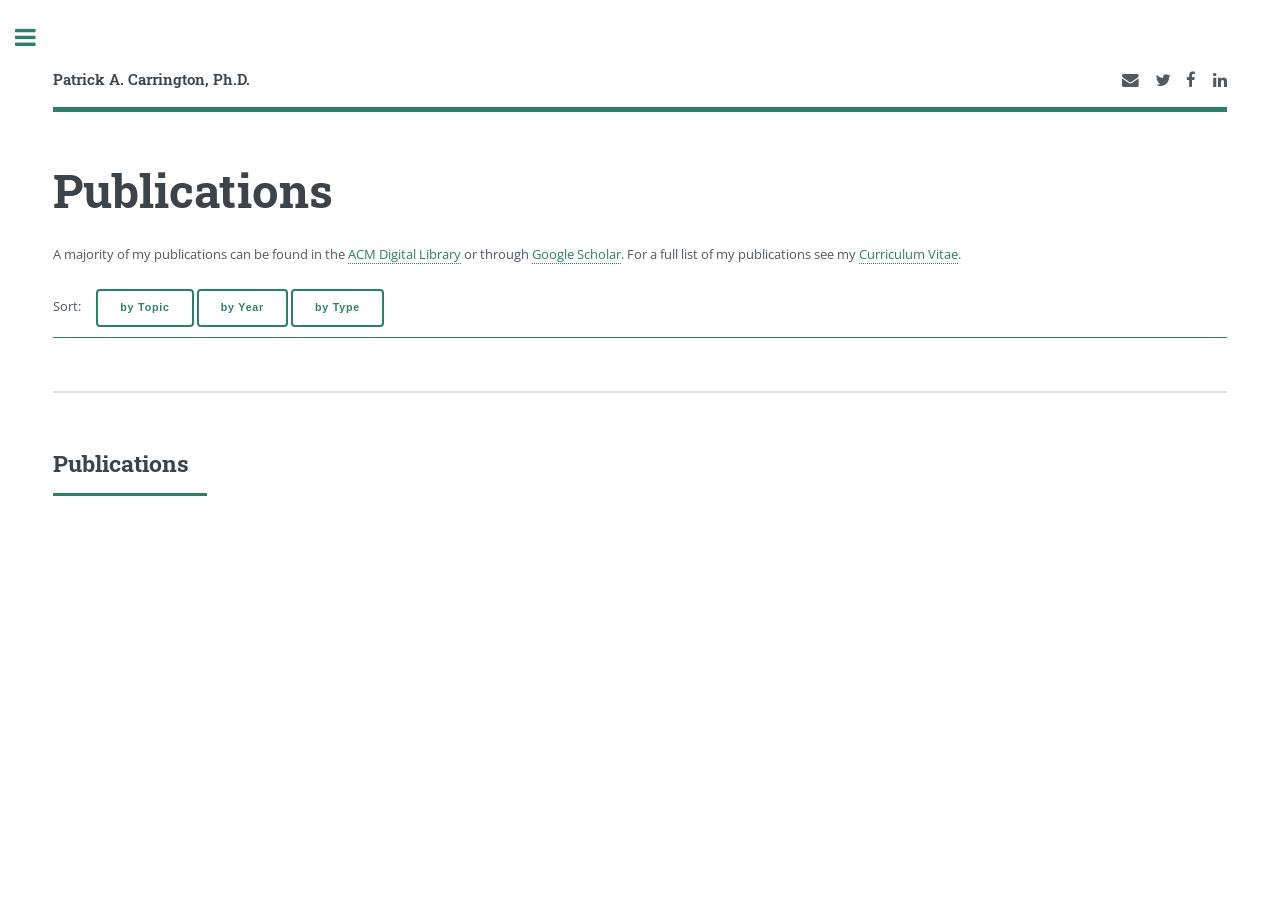
<file: publications.html>
<!DOCTYPE HTML>

<html lang="en">
	<head>
		<title>Patrick A. Carrington, Ph.D.</title>
		<meta charset="utf-8" />
		<meta name="viewport" content="width=device-width, initial-scale=1, user-scalable=yes" />
		<meta name="description" content="Patrick Carrington's personal and professional webpage" />
		<meta name="keywords" content="patrick, carrington, publications, chairable, patrick carrington, accessibility, wearables, research, umbc, student" />
		<meta name="author" content="Patrick Carrington" />
		<!--[if lte IE 8]><script src="assets/js/ie/html5shiv.js"></script><![endif]-->
		<link rel="stylesheet" href="assets/css/main.css?version=1.2" />
		<!--[if lte IE 9]><link rel="stylesheet" href="assets/css/ie9.css" /><![endif]-->
		<!--[if lte IE 8]><link rel="stylesheet" href="assets/css/ie8.css" /><![endif]-->
		<link rel="stylesheet" href="assets/css/academicons.css" />

		<!-- Scripts -->
			<script src="assets/js/jquery.min.js"></script>
			<script src="assets/js/skel.min.js"></script>
			<script src="assets/js/util.js"></script>
			<!--[if lte IE 8]><script src="assets/js/ie/respond.min.js"></script><![endif]-->
			<script src="assets/js/main.js"></script>
			<script src="assets/js/pubs.js"></script>


	</head>
	<body onload="getModDate()">

		<!-- Wrapper -->
			<div id="wrapper">

				<!-- Main -->
					<div id="main">
						<div class="inner">

							<!-- Header -->
								<header id="header">
									<a href="index.html" class="logo"><img class="image" src="images/headshot.jpg" alt="A headshot photo of me, Patrick Carrington, wearing a suit and tie." /><strong>Patrick A. Carrington, Ph.D.</strong> <!-- Postdoctoral Research Fellow --></a>
									<ul class="icons">
										<li><a href="mailto:pcarrington@cmu.edu" class="icon fa-envelope"><span class="label">Email</span></a></li>
										<li><a href="https://twitter.com/justpac" class="icon fa-twitter"><span class="label">Twitter</span></a></li>
										<li><a href="https://www.facebook.com/patrick.carrington" class="icon fa-facebook"><span class="label">Facebook</span></a></li>
										<li><a href="https://www.linkedin.com/in/patrick-carrington/" class="icon fa-linkedin"><span class="label">LinkedIn</span></a></li>

									</ul>
									<button onclick="topFunction()" id="myBtn" title="Go to top" class="icon fa-chevron-up"><span class="label">Return to Top</span></button>
								</header>

							<!-- Banner -->
								<section id="banner">
									<div class="content">
										<header>
											<h1>Publications</h1>

										</header>

										<p>A majority of my publications can be found in the <a href="http://dl.acm.org/author_page.cfm?id=81549308756&cfid=690524888&cftoken=35712815">ACM Digital Library</a> or through <a href="https://scholar.google.com/citations?user=3ALpUOEAAAAJ&hl=en">Google Scholar</a>. For a full list of my publications see my <a target="_blank" href="https://drive.google.com/open?id=0B6qLP0jaMpYrQllQLXFBR1RrNkE">Curriculum Vitae</a>.</p>

										<div id=pubfilters><span>Sort: &nbsp &nbsp</span>
											<button onclick="showPubsByTopic()">by Topic</button>
											<button onclick="showPubsByYear()">by Year</button>
											<button onclick="showPubsByType()">by Type</button>
										</div>

										<script> //Runs the first time the page loads
										showPubsByTopic()
										</script>

								</section>

							<!-- Section -->
								<section id="publications">
									<header class="major">
										<h2>Publications</h2>
									</header>



								</section>

						</div>
					</div>

				<!-- Sidebar -->
					<div id="sidebar">
						<div class="inner">

							<!-- Search
								<section id="search" class="alt">
									<form method="post" action="#">
										<input type="text" name="query" id="query" placeholder="Search" />
									</form>
								</section> -->

							<!-- Menu -->
								<nav id="menu">
									<header class="major">
										<h2>Menu</h2>
									</header>
									<ul>
										<li><a href="index.html">Home</a></li>
										<li><a href="index.html#publications">Publications</a></li>
										<li><a target="_blank" href="https://drive.google.com/open?id=0B6qLP0jaMpYrQllQLXFBR1RrNkE">Curriculum Vitae <i class="fa fa-external-link"></i></a></li>
                    <li><a href="#">Resources</a></li>
                    <li><a href="index.html#contact">Contact</a></li>
										 <!-- <li>
											<span class="opener">Submenu</span>
											<ul>
												<li><a href="#">Lorem Dolor</a></li>
												<li><a href="#">Ipsum Adipiscing</a></li>
												<li><a href="#">Tempus Magna</a></li>
												<li><a href="#">Feugiat Veroeros</a></li>
											</ul>
										</li> -->
									</ul>
								</nav>

							<!-- Section -->
								<section>
									<header class="major">
										<h2>Contact</h2>
									</header>

									<ul class="contact-small">
										<li class="fa-user"><strong>Patrick Carrington, Ph.D.</strong><br>
										Postdoctoral Fellow, HCII<br>
										Carnegie Mellon University</li>
										<li class="fa-envelope-o"><a href="mailto:pcarrington@cmu.edu">pcarrington@cmu.edu</a></li>

										<li class="fa-phone"><a href="tel:+443-472-0310">+1 (443) 472-0310</a></li>
										<li class="fa-building-o">NSH 2602L</li>

									</ul>
								</section>

							<!-- Footer -->
								<footer id="footer">
									<p class="copyright">&copy; Patrick A. Carrington. <br>
										<i id="modDate"></i> <br>
									Design: Adapted from <a href="https://html5up.net">HTML5 UP</a>.</p>


								</footer>

						</div>
					</div>

			</div>






	</body>
</html>
</file>
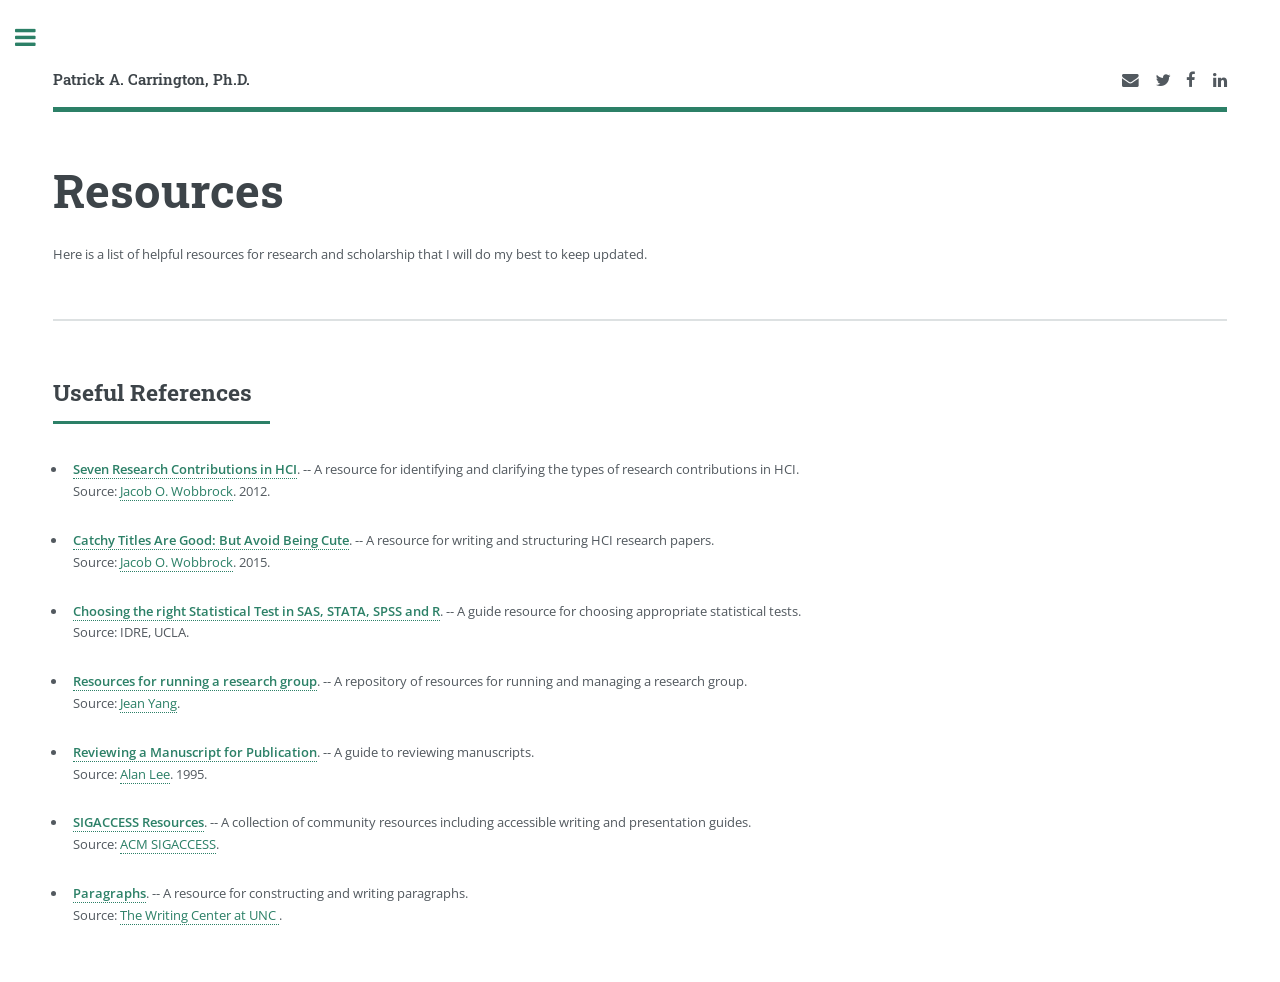
<file: resources.html>
<!DOCTYPE HTML>

<html lang="en">
	<head>
		<title>Patrick A. Carrington, Ph.D.</title>
		<meta charset="utf-8" />
		<meta name="viewport" content="width=device-width, initial-scale=1, user-scalable=yes" />
		<meta name="description" content="Patrick Carrington's personal and professional webpage" />
		<meta name="keywords" content="patrick, carrington, publications, chairable, patrick carrington, accessibility, wearables, research, umbc, student" />
		<meta name="author" content="Patrick Carrington" />
		<!--[if lte IE 8]><script src="assets/js/ie/html5shiv.js"></script><![endif]-->
		<link rel="stylesheet" href="assets/css/main.css?version=1.2" />
		<!--[if lte IE 9]><link rel="stylesheet" href="assets/css/ie9.css" /><![endif]-->
		<!--[if lte IE 8]><link rel="stylesheet" href="assets/css/ie8.css" /><![endif]-->
		<link rel="stylesheet" href="assets/css/academicons.css" />

	</head>
	<body onload="getModDate()">

		<!-- Wrapper -->
			<div id="wrapper">

				<!-- Main -->
					<div id="main">
						<div class="inner">

							<!-- Header -->
								<header id="header">
									<a href="index.html" class="logo"><img class="image" src="images/headshot.jpg" alt="A headshot photo of me, Patrick Carrington, wearing a suit and tie." /><strong>Patrick A. Carrington, Ph.D.</strong> <!-- Postdoctoral Research Fellow --></a>
									<ul class="icons">
										<li><a href="mailto:pcarrington@cmu.edu" class="icon fa-envelope"><span class="label">Email</span></a></li>
										<li><a href="https://twitter.com/justpac" class="icon fa-twitter"><span class="label">Twitter</span></a></li>
										<li><a href="https://www.facebook.com/patrick.carrington" class="icon fa-facebook"><span class="label">Facebook</span></a></li>
										<li><a href="https://www.linkedin.com/in/patrick-carrington/" class="icon fa-linkedin"><span class="label">LinkedIn</span></a></li>

									</ul>
									<button onclick="topFunction()" id="myBtn" title="Go to top" class="icon fa-chevron-up"><span class="label">Return to Top</span></button>
								</header>

							<!-- Banner -->
								<section id="banner">
									<div class="content">
										<header>
											<h1>Resources</h1>

										</header>
                    <p>Here is a list of helpful resources for research and scholarship that I will do my best to keep updated.</p>

								</section>

							<!-- Section -->
								<section id="resources">
									<header class="major">
										<h2>Useful References</h2>
									</header>

									<ul>
                    <li><p>
                      <strong><a href="http://faculty.washington.edu/wobbrock/pubs/Wobbrock-2012.pdf">Seven Research Contributions in HCI</a></strong>. -- A resource for identifying and clarifying the types of research contributions in HCI. <br>
                      Source: <a href="http://faculty.washington.edu/wobbrock/">Jacob O. Wobbrock</a>. 2012.
                    </p>
                    </li>

                    <li><p>
										<strong><a href="http://faculty.washington.edu/wobbrock/pubs/Wobbrock-2015.pdf">Catchy Titles Are Good: But Avoid Being Cute</a></strong>. -- A resource for writing and structuring HCI research papers. <br>
                    Source: <a href="http://faculty.washington.edu/wobbrock/">Jacob O. Wobbrock</a>. 2015.
                    </p></li>

                    <li><p>
                      <strong><a href="https://stats.idre.ucla.edu/other/mult-pkg/whatstat/">Choosing the right Statistical Test in SAS, STATA, SPSS and R</a></strong>. -- A guide resource for choosing appropriate statistical tests. <br>
                      Source: IDRE, UCLA.
                    </p></li>

                    <li><p>
                      <strong><a href="https://github.com/jeanqasaur/research-group-resources">Resources for running a research group</a></strong>. -- A repository of resources for running and managing a research group.<br>
                      Source: <a href="https://www.cs.cmu.edu/~jyang2/">Jean Yang</a>.
                    </p></li>

                    <li><p>
                      <strong><a href="http://www.people.vcu.edu/~aslee/referee.htm">Reviewing a Manuscript for Publication</a></strong>. -- A guide to reviewing manuscripts. <br>
                      Source: <a href="http://allenslee.com/">Alan Lee</a>. 1995.
                    </p></li>

                    <li><p>
                      <strong><a href="http://www.sigaccess.org/welcome-to-sigaccess/resources/">SIGACCESS Resources</a></strong>. -- A collection of community resources including accessible writing and presentation guides.<br>
                      Source: <a href="http://www.sigaccess.org/">ACM SIGACCESS</a>.

                    </p></li>

										<li><p>
                      <strong><a href="http://writingcenter.unc.edu/tips-and-tools/paragraphs/">Paragraphs</a></strong>. -- A resource for constructing and writing paragraphs.<br>
                      Source: <a href="http://writingcenter.unc.edu">The Writing Center at UNC </a>.

                    </p></li>
<!--
                    <li>
                        <a href="https://carrd.co/">One page website builder</a>

                    </li>
-->
              </ul>

								</section>

						</div>
					</div>

				<!-- Sidebar -->
					<div id="sidebar">
						<div class="inner">

							<!-- Search
								<section id="search" class="alt">
									<form method="post" action="#">
										<input type="text" name="query" id="query" placeholder="Search" />
									</form>
								</section> -->

							<!-- Menu -->
								<nav id="menu">
									<header class="major">
										<h2>Menu</h2>
									</header>
									<ul>
										<li><a href="index.html">Home</a></li>
										<li><a href="index.html#publications">Publications</a></li>
										<li><a target="_blank" href="https://drive.google.com/open?id=0B6qLP0jaMpYrQllQLXFBR1RrNkE">Curriculum Vitae <i class="fa fa-external-link"></i></a></li>
										<li><a href="https://axle-lab.com">AXLE Lab <i class="fa fa-external-link"></i></a></li>
										<li><a href="#">Resources <i class="fa fa-external-link"></i></a></li>
                    <li><a href="index.html#contact">Contact</a></li>
										 <!-- <li>
											<span class="opener">Submenu</span>
											<ul>
												<li><a href="#">Lorem Dolor</a></li>
												<li><a href="#">Ipsum Adipiscing</a></li>
												<li><a href="#">Tempus Magna</a></li>
												<li><a href="#">Feugiat Veroeros</a></li>
											</ul>
										</li> -->
									</ul>
								</nav>

							<!-- Section -->
							<section>
								<header class="major">
									<h2>Contact</h2>
								</header>

								<ul class="contact-small">
									<li class="fa-user"><strong>Patrick Carrington, Ph.D.</strong><br>
									Assistant Professor, HCII</br>
									School of Computer Science<br>
									Carnegie Mellon University</li>
									<li class="fa-envelope-o"><a href="mailto:pcarrington@cmu.edu">pcarrington@cmu.edu</a></li>

									<li class="fa-phone"><a href="tel:+443-472-0310">+1 (443) 472-0310</a></li>
									<li class="fa-building-o">407 S. Craig Street, Room 201</li>

								</ul>
							</section>

							<!-- Footer -->
								<footer id="footer">
									<p class="copyright">&copy; Patrick A. Carrington. <br>
										<i id="modDate"></i> <br>
									Design: Adapted from <a href="https://html5up.net">HTML5 UP</a>.</p>


								</footer>

						</div>
					</div>

			</div>

		<!-- Scripts -->
			<script src="assets/js/jquery.min.js"></script>
			<script src="assets/js/skel.min.js"></script>
			<script src="assets/js/util.js"></script>
			<!--[if lte IE 8]><script src="assets/js/ie/respond.min.js"></script><![endif]-->
			<script src="assets/js/main.js"></script>




	</body>
</html>
</file>
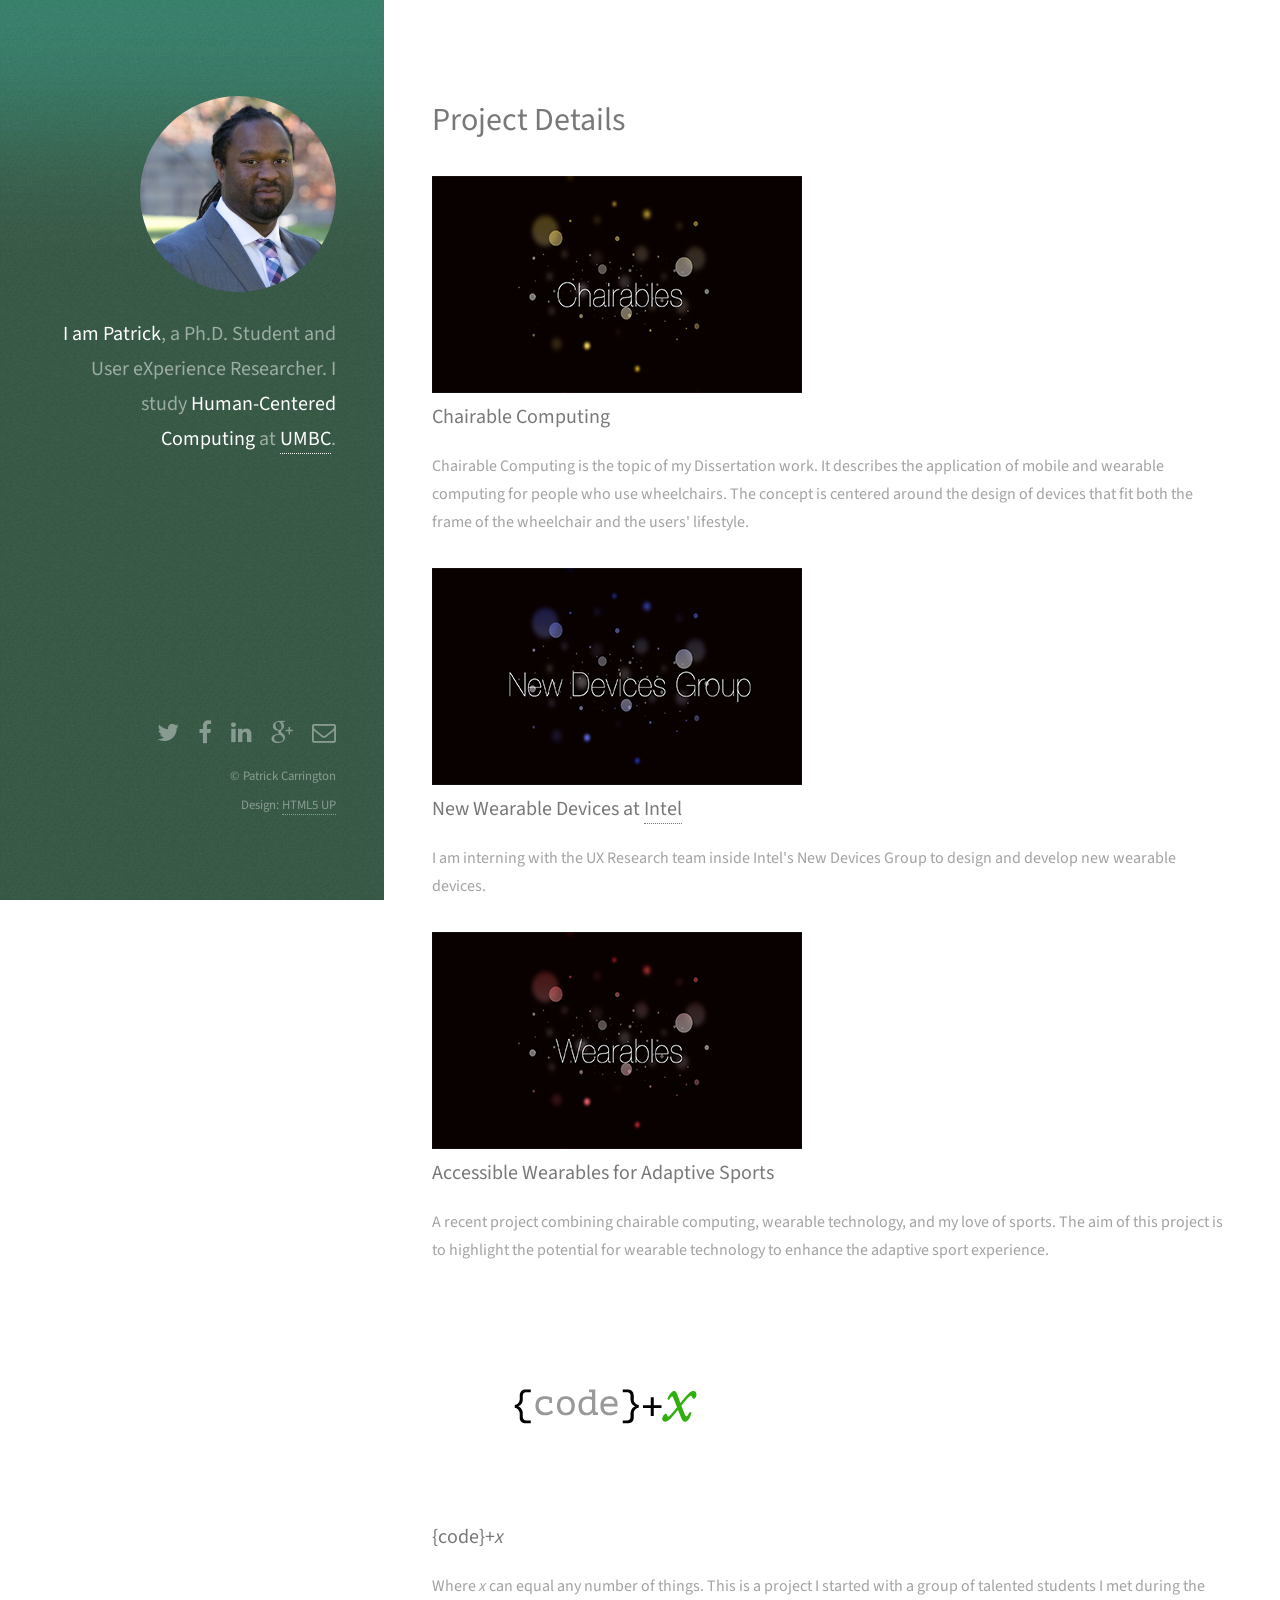
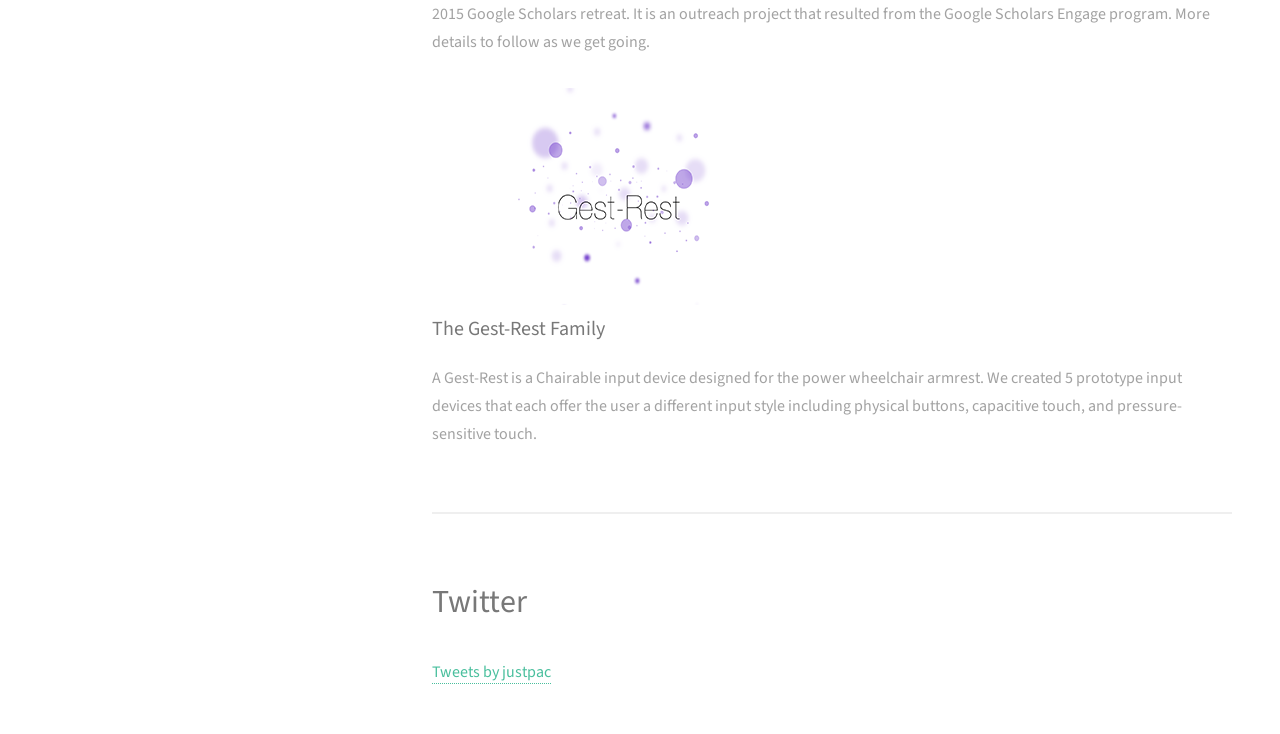
<file: Backup/projectdetail.html>
<!DOCTYPE HTML>
<!--
	Strata by HTML5 UP
	html5up.net | @n33co
	Free for personal and commercial use under the CCA 3.0 license (html5up.net/license)
-->
<html>
	<head>
		<title>Patrick A. Carrington | Projects</title>
		<meta charset="utf-8" />
		<meta name="viewport" content="width=device-width, initial-scale=1" />
		<meta name="description" content="Patrick Carrington's personal and professional webpage" />
		<meta name="keywords" content="patrick, carrington, publications, chairable, patrick carrington, accessibility, wearables, research, umbc, student" />
		<meta name="author" content="Patrick Carrington" />
		<!--[if lte IE 8]><script src="assets/js/ie/html5shiv.js"></script><![endif]-->
		<link rel="stylesheet" href="assets/css/main.css" />
		<!--[if lte IE 8]><link rel="stylesheet" href="assets/css/ie8.css" /><![endif]-->
	</head>
	<body id="top">

		<!-- Header -->
			<header id="header">
				<a href="index.html" class="image avatar"><img src="images/headshot.jpg" alt="" /></a>
				<h1><strong>I am Patrick</strong>, a Ph.D. Student
				and User eXperience Researcher.
				I study <strong>Human-Centered Computing</strong> at <strong><a href="http://www.umbc.edu">UMBC</a></strong>.</h1>

			</header>

		<!-- Main -->
			<div id="main">

				<!-- One -->
					<section id="intro">
						<header class="major">
							<h2>Project Details</h2>
						</header>

            <article id="chairable">
								<img src="images/thumbs/chairablethumb.png" alt="chairable graphic" />
              <h3>Chairable Computing</h3>
              <p>Chairable Computing is the topic of my Dissertation work. It describes the application of mobile and wearable computing for people who use wheelchairs. The concept is centered around the design of devices that fit both the frame of the wheelchair and the users' lifestyle.</p>
            </article>
            <article>
              <img src="images/thumbs/ndgthumb.png" alt="new devices group graphic" />
              <h3>New Wearable Devices at <a href="http://www.intel.com">Intel</a></h3>
              <p>I am interning with the UX Research team inside Intel's New Devices Group to design and develop new wearable devices.</p>
            </article>
            <article>
              <img src="images/thumbs/wearablethumb.png" alt="wearables graphic" />
              <h3>Accessible Wearables for Adaptive Sports</h3>
              <p>A recent project combining chairable computing, wearable technology, and my love of sports. The aim of this project is to highlight the potential for wearable technology to enhance the adaptive sport experience.</p>
            </article>
            <article>
              <img src="images/thumbs/codeplusxlogothumb.png" alt="the code plus x logo" />
              <h3>{code}+<em>x</em></h3>
              <p>Where <em>x</em> can equal any number of things. This is a project I started with a group of talented students I met during the 2015 Google Scholars retreat. It is an outreach project that resulted from the Google Scholars Engage program. More details to follow as we get going.</p>
            </article>
            <article>
              <img src="images/thumbs/gestrestthumb.png" alt="gest-rest graphic" />
              <h3>The Gest-Rest Family</h3>
              <p>A Gest-Rest is a Chairable input device designed for the power wheelchair armrest. We created 5 prototype input devices that each offer the user a different input style including physical buttons, capacitive touch, and pressure-sensitive touch.</p>
            </article>

					</section>

					<section id="recent">
						<header class="major">
							<h2>Twitter</h2>
						</header>

<a class="twitter-timeline" data-width="220" href="https://twitter.com/justpac">Tweets by justpac</a> <script async src="//platform.twitter.com/widgets.js" charset="utf-8"></script>



					</section>



			</div>

		<!-- Footer -->
			<footer id="footer">
				<ul class="icons">
					<li><a href="https://twitter.com/justpac" class="icon fa-twitter"><span class="label">Twitter</span></a></li>
					<li><a href="https://www.facebook.com/patrick.carrington" class="icon fa-facebook"><span class="label">Facebook</span></a></li>
					<li><a href="https://www.linkedin.com/pub/patrick-carrington/12/347/851" class="icon fa-linkedin"><span class="label">LinkedIn</span></a></li>
					<li><a href="https://plus.google.com/u/0/+PatrickCarrington/posts" class="icon fa-google-plus"><span class="label">Google Plus</span></a></li>
					<li><a href="mailto:carpat1@umbc.edu" class="icon fa-envelope-o"><span class="label">Email</span></a></li>
				</ul>
				<ul class="copyright">
					<li>&copy; Patrick Carrington</li><li>Design: <a href="http://html5up.net">HTML5 UP</a></li>
				</ul>
			</footer>

		<!-- Scripts -->
			<script src="assets/js/jquery.min.js"></script>
			<script src="assets/js/jquery.poptrox.min.js"></script>
			<script src="assets/js/skel.min.js"></script>
			<script src="assets/js/util.js"></script>
			<!--[if lte IE 8]><script src="assets/js/ie/respond.min.js"></script><![endif]-->
			<script src="assets/js/main.js"></script>

	</body>
</html>
</file>
<file: assets/css/ie9.css>
/*
	Editorial by HTML5 UP
	html5up.net | @ajlkn
	Free for personal and commercial use under the CCA 3.0 license (html5up.net/license)
*/

/* Features */

	.features:after {
		clear: both;
		content: '';
		display: block;
	}

	.features article {
		float: left;
	}

		.features article:after {
			clear: both;
			content: '';
			display: block;
		}

		.features article .icon {
			float: left;
		}

/* Posts */

	.posts:after {
		clear: both;
		content: '';
		display: block;
	}

	.posts article {
		float: left;
	}

/* Main */

	#main {
		padding-left: 24em;
	}

/* Sidebar */

	#sidebar {
		position: absolute;
		top: 0;
		left: 0;
		min-height: 100%;
		width: 24em;
	}

/* Banner */

	#banner:after {
		clear: both;
		content: '';
		display: block;
	}

	#banner .content {
		float: left;
		padding-right: 4em;
	}

	#banner .image {
		float: left;
		margin-left: 0;
	}
</file>
<file: assets/css/ie8.css>
/*
	Editorial by HTML5 UP
	html5up.net | @ajlkn
	Free for personal and commercial use under the CCA 3.0 license (html5up.net/license)
*/

/* Button */

	input[type="submit"],
	input[type="reset"],
	input[type="button"],
	button,
	.button {
		border: solid 2px #f56a6a;
	}

/* Posts */

	.posts article {
		width: 40%;
	}
</file>
<file: assets/css/academicons.css>
/*
 *  Academicons 1.8.0 by James Walsh - https://github.com/jpswalsh
 *  Fonts generated using the IcoMoon app - http://icomoon.io/app
 *  Square icons designed to be used alongside Font Awesome square icons - https://fortawesome.github.io/Font-Awesome/
 *  Licenses - Font: SIL OFL 1.1, CSS: MIT License
 */
@font-face {
    font-family: 'Academicons';
    src:url('../fonts/academicons.eot?v=1.8.0');
    src:url('../fonts/academicons.eot?v=1.8.0') format('embedded-opentype'),
        url('../fonts/academicons.ttf?v=1.8.0') format('truetype'),
        url('../fonts/academicons.woff?v=1.8.0') format('woff'),
        url('../fonts/academicons.svg?v=1.8.0#academicons') format('svg');
    font-weight: normal;
    font-style: normal;
}
.ai {
	display:inline-block;
	font:normal normal normal 14px/1 Academicons;
	font-size:inherit;
	text-rendering:auto;
	-webkit-font-smoothing:antialiased;
	-moz-osx-font-smoothing:grayscale;
}
.ai-academia:before {
  content: "\e800";
}
.ai-academia-square:before {
  content: "\e801";
}
.ai-acclaim:before {
  content: "\e802";
}
.ai-acclaim-square:before {
  content: "\e803";
}
.ai-acm:before {
  content: "\e804";
}
.ai-acm-square:before {
  content: "\e805";
}
.ai-ads:before {
  content: "\e806";
}
.ai-ads-square:before {
  content: "\e807";
}
.ai-arxiv:before {
  content: "\e808";
}
.ai-arxiv-square:before {
  content: "\e809";
}
.ai-biorxiv:before {
  content: "\e810";
}
.ai-biorxiv-square:before {
  content: "\e811";
}
.ai-ceur:before {
  content: "\e812";
}
.ai-ceur-box:before {
  content: "\e813";
}
.ai-courser:before {
  content: "\e814";
}
.ai-courser-square:before {
  content: "\e815";
}
.ai-dataverse:before {
  content: "\e816";
}
.ai-dataverse-box:before {
  content: "\e817";
}
.ai-dblp:before {
  content: "\e818";
}
.ai-dblp-square:before {
  content: "\e819";
}
.ai-depsy:before {
  content: "\e820";
}
.ai-depsy-square:before {
  content: "\e821";
}
.ai-doi:before {
  content: "\e822";
}
.ai-doi-square:before {
  content: "\e823";
}
.ai-dryad:before {
  content: "\e824";
}
.ai-dryad-square:before {
  content: "\e825";
}
.ai-figshare:before {
  content: "\e826";
}
.ai-figshare-square:before {
  content: "\e827";
}
.ai-google-scholar:before {
  content: "\e828";
}
.ai-google-scholar-square:before {
  content: "\e829";
}
.ai-ieee:before {
  content: "\e830";
}
.ai-ieee-square:before {
  content: "\e831";
}
.ai-impactstory:before {
  content: "\e832";
}
.ai-impactstory-square:before {
  content: "\e833";
}
.ai-inspire:before {
  content: "\e834";
}
.ai-inspire-square:before {
  content: "\e835";
}
.ai-mendeley:before {
  content: "\e836";
}
.ai-mendeley-square:before {
  content: "\e837";
}
.ai-open-access:before {
  content: "\e838";
}
.ai-open-access-square:before {
  content: "\e839";
}
.ai-orcid:before {
  content: "\e840";
}
.ai-orcid-square:before {
  content: "\e841";
}
.ai-osf:before {
  content: "\e842";
}
.ai-osf-square:before {
  content: "\e843";
}
.ai-overleaf:before {
  content: "\e844";
}
.ai-overleaf-square:before {
  content: "\e845";
}
.ai-philpapers:before {
  content: "\e846";
}
.ai-philpapers-square:before {
  content: "\e847";
}
.ai-piazza:before {
  content: "\e848";
}
.ai-piazza-square:before {
  content: "\e849";
}
.ai-publons:before {
  content: "\e850";
}
.ai-publons-square:before {
  content: "\e851";
}
.ai-pubmed:before {
  content: "\e852";
}
.ai-pubmed-square:before {
  content: "\e853";
}
.ai-researchgate:before {
  content: "\e854";
}
.ai-researchgate-square:before {
  content: "\e855";
}
.ai-scirate:before {
  content: "\e856";
}
.ai-scirate-square:before {
  content: "\e857";
}
.ai-springer:before {
  content: "\e858";
}
.ai-springer-square:before {
  content: "\e859";
}
.ai-zotero:before {
  content: "\e860";
}
.ai-zotero-square:before {
  content: "\e861";
}
/*  Duplication of the FontAwesome style classes using 'ai' in place of 'fa'. */
.ai-lg {
  font-size: 1.33333333em;
  line-height: 0.75em;
  vertical-align: -15%;
}
.ai-2x {
  font-size: 2em;
}
.ai-3x {
  font-size: 3em;
}
.ai-4x {
  font-size: 4em;
}
.ai-5x {
  font-size: 5em;
}
.ai-fw {
  width: 1.28571429em;
  text-align: center;
}
.ai-ul {
  padding-left: 0;
  margin-left: 2.14285714em;
  list-style-type: none;
}
.ai-ul > li {
  position: relative;
}
.ai-li {
  position: absolute;
  left: -2.14285714em;
  width: 2.14285714em;
  top: 0.14285714em;
  text-align: center;
}
.ai-li.fa-lg {
  left: -1.85714286em;
}
.ai-border {
  padding: .2em .25em .15em;
  border: solid 0.08em #eeeeee;
  border-radius: .1em;
}
.ai-pull-left {
  float: left;
}
.ai-pull-right {
  float: right;
}
.ai.fa-pull-left {
  margin-right: .3em;
}
.ai.fa-pull-right {
  margin-left: .3em;
}
/*  
 *  Repeat of the FontAwesome style classes to prevent override if academicons.css
 *  is called after font-awesome.css.
 */
.fa-lg {
  font-size: 1.33333333em;
  line-height: 0.75em;
  vertical-align: -15%;
}
.fa-2x {
  font-size: 2em;
}
.fa-3x {
  font-size: 3em;
}
.fa-4x {
  font-size: 4em;
}
.fa-5x {
  font-size: 5em;
}
.fa-fw {
  width: 1.28571429em;
  text-align: center;
}
.fa-ul {
  padding-left: 0;
  margin-left: 2.14285714em;
  list-style-type: none;
}
.fa-ul > li {
  position: relative;
}
.fa-li {
  position: absolute;
  left: -2.14285714em;
  width: 2.14285714em;
  top: 0.14285714em;
  text-align: center;
}
.fa-li.fa-lg {
  left: -1.85714286em;
}
.fa-border {
  padding: .2em .25em .15em;
  border: solid 0.08em #eeeeee;
  border-radius: .1em;
}
.fa-pull-left {
  float: left;
}
.fa-pull-right {
  float: right;
}
.fa.fa-pull-left {
  margin-right: .3em;
}
.fa.fa-pull-right {
  margin-left: .3em;
}
</file>
<file: Backup/assets/css/ie8.css>
/*
	Strata by HTML5 UP
	html5up.net | @n33co
	Free for personal and commercial use under the CCA 3.0 license (html5up.net/license)
*/

/* Button */

	input[type="submit"],
	input[type="reset"],
	input[type="button"],
	.button {
		position: relative;
		-ms-behavior: url("assets/js/ie/PIE.htc");
	}

/* Form */

	input[type="text"],
	input[type="password"],
	input[type="email"],
	select,
	textarea {
		position: relative;
		-ms-behavior: url("assets/js/ie/PIE.htc");
	}

	input[type="text"],
	input[type="password"],
	input[type="email"],
	select {
		height: 2.75em;
		line-height: 2.75em;
	}

	input[type="checkbox"] + label:before,
	input[type="radio"] + label:before {
		display: none;
	}

/* Image */

	.image {
		position: relative;
		-ms-behavior: url("assets/js/ie/PIE.htc");
	}

		.image:before, .image:after {
			display: none !important;
		}

		.image img {
			position: relative;
			-ms-behavior: url("assets/js/ie/PIE.htc");
		}

/* Header */

	#header {
		background-image: url("../../images/bg.jpg");
		background-repeat: no-repeat;
		background-size: cover;
		-ms-behavior: url("assets/js/ie/backgroundsize.min.htc");
	}

		#header h1 {
			color: #ffffff;
		}

/* Footer */

	#footer .icons a {
		color: #ffffff;
	}
</file>
<file: Backup/sand/assets/css/ie9.css>
/*
	Editorial by HTML5 UP
	html5up.net | @ajlkn
	Free for personal and commercial use under the CCA 3.0 license (html5up.net/license)
*/

/* Features */

	.features:after {
		clear: both;
		content: '';
		display: block;
	}

	.features article {
		float: left;
	}

		.features article:after {
			clear: both;
			content: '';
			display: block;
		}

		.features article .icon {
			float: left;
		}

/* Posts */

	.posts:after {
		clear: both;
		content: '';
		display: block;
	}

	.posts article {
		float: left;
	}

/* Main */

	#main {
		padding-left: 24em;
	}

/* Sidebar */

	#sidebar {
		position: absolute;
		top: 0;
		left: 0;
		min-height: 100%;
		width: 24em;
	}

/* Banner */

	#banner:after {
		clear: both;
		content: '';
		display: block;
	}

	#banner .content {
		float: left;
		padding-right: 4em;
	}

	#banner .image {
		float: left;
		margin-left: 0;
	}
</file>
<file: Backup/sand/assets/css/ie8.css>
/*
	Editorial by HTML5 UP
	html5up.net | @ajlkn
	Free for personal and commercial use under the CCA 3.0 license (html5up.net/license)
*/

/* Button */

	input[type="submit"],
	input[type="reset"],
	input[type="button"],
	button,
	.button {
		border: solid 2px #f56a6a;
	}

/* Posts */

	.posts article {
		width: 40%;
	}
</file>
<file: assets/css/main.css>
@import url(font-awesome.min.css);
@import url("https://fonts.googleapis.com/css?family=Open+Sans:400,600,400italic,600italic|Roboto+Slab:400,700");

/*
	Editorial by HTML5 UP
	html5up.net | @ajlkn
	Free for personal and commercial use under the CCA 3.0 license (html5up.net/license)
*/

/* Reset */

	html, body, div, span, applet, object, iframe, h1, h2, h3, h4, h5, h6, p, blockquote, pre, a, abbr, acronym, address, big, cite, code, del, dfn, em, img, ins, kbd, q, s, samp, small, strike, strong, sub, sup, tt, var, b, u, i, center, dl, dt, dd, ol, ul, li, fieldset, form, label, legend, table, caption, tbody, tfoot, thead, tr, th, td, article, aside, canvas, details, embed, figure, figcaption, footer, header, hgroup, menu, nav, output, ruby, section, summary, time, mark, audio, video {
		margin: 0;
		padding: 0;
		border: 0;
		font-size: 100%;
		font: inherit;
		vertical-align: baseline;
		text-align: justify;
	}

	article, aside, details, figcaption, figure, footer, header, hgroup, menu, nav, section {
		display: block;
	}

	body {
		line-height: 1;
	}

	ol, ul {
		list-style: none;
	}

	blockquote, q {
		quotes: none;
	}

	blockquote:before, blockquote:after, q:before, q:after {
		content: '';
		content: none;
	}

	table {
		border-collapse: collapse;
		border-spacing: 0;
	}

	body {
		-webkit-text-size-adjust: none;
	}

/* Box Model */

	*, *:before, *:after {
		-moz-box-sizing: border-box;
		-webkit-box-sizing: border-box;
		box-sizing: border-box;
	}

/* Grid */

	.row {
		border-bottom: solid 1px transparent;
		-moz-box-sizing: border-box;
		-webkit-box-sizing: border-box;
		box-sizing: border-box;
	}

	.row > * {
		float: left;
		-moz-box-sizing: border-box;
		-webkit-box-sizing: border-box;
		box-sizing: border-box;
	}

	.row:after, .row:before {
		content: '';
		display: block;
		clear: both;
		height: 0;
	}

	.row.uniform > * > :first-child {
		margin-top: 0;
	}

	.row.uniform > * > :last-child {
		margin-bottom: 0;
	}

	.row.\30 \25 > * {
		padding: 0 0 0 0em;
	}

	.row.\30 \25 {
		margin: 0 0 -1px 0em;
	}

	.row.uniform.\30 \25 > * {
		padding: 0em 0 0 0em;
	}

	.row.uniform.\30 \25 {
		margin: 0em 0 -1px 0em;
	}

	.row > * {
		padding: 0 0 0 1.5em;
	}

	.row {
		margin: 0 0 -1px -1.5em;
	}

	.row.uniform > * {
		padding: 1.5em 0 0 1.5em;
	}

	.row.uniform {
		margin: -1.5em 0 -1px -1.5em;
	}

	.row.\32 00\25 > * {
		padding: 0 0 0 3em;
	}

	.row.\32 00\25 {
		margin: 0 0 -1px -3em;
	}

	.row.uniform.\32 00\25 > * {
		padding: 3em 0 0 3em;
	}

	.row.uniform.\32 00\25 {
		margin: -3em 0 -1px -3em;
	}

	.row.\31 50\25 > * {
		padding: 0 0 0 2.25em;
	}

	.row.\31 50\25 {
		margin: 0 0 -1px -2.25em;
	}

	.row.uniform.\31 50\25 > * {
		padding: 2.25em 0 0 2.25em;
	}

	.row.uniform.\31 50\25 {
		margin: -2.25em 0 -1px -2.25em;
	}

	.row.\35 0\25 > * {
		padding: 0 0 0 0.75em;
	}

	.row.\35 0\25 {
		margin: 0 0 -1px -0.75em;
	}

	.row.uniform.\35 0\25 > * {
		padding: 0.75em 0 0 0.75em;
	}

	.row.uniform.\35 0\25 {
		margin: -0.75em 0 -1px -0.75em;
	}

	.row.\32 5\25 > * {
		padding: 0 0 0 0.375em;
	}

	.row.\32 5\25 {
		margin: 0 0 -1px -0.375em;
	}

	.row.uniform.\32 5\25 > * {
		padding: 0.375em 0 0 0.375em;
	}

	.row.uniform.\32 5\25 {
		margin: -0.375em 0 -1px -0.375em;
	}

	.\31 2u, .\31 2u\24 {
		width: 100%;
		clear: none;
		margin-left: 0;
	}

	.\31 1u, .\31 1u\24 {
		width: 91.6666666667%;
		clear: none;
		margin-left: 0;
	}

	.\31 0u, .\31 0u\24 {
		width: 83.3333333333%;
		clear: none;
		margin-left: 0;
	}

	.\39 u, .\39 u\24 {
		width: 75%;
		clear: none;
		margin-left: 0;
	}

	.\38 u, .\38 u\24 {
		width: 66.6666666667%;
		clear: none;
		margin-left: 0;
	}

	.\37 u, .\37 u\24 {
		width: 58.3333333333%;
		clear: none;
		margin-left: 0;
	}

	.\36 u, .\36 u\24 {
		width: 50%;
		clear: none;
		margin-left: 0;
	}

	.\35 u, .\35 u\24 {
		width: 41.6666666667%;
		clear: none;
		margin-left: 0;
	}

	.\34 u, .\34 u\24 {
		width: 33.3333333333%;
		clear: none;
		margin-left: 0;
	}

	.\33 u, .\33 u\24 {
		width: 25%;
		clear: none;
		margin-left: 0;
	}

	.\32 u, .\32 u\24 {
		width: 16.6666666667%;
		clear: none;
		margin-left: 0;
	}

	.\31 u, .\31 u\24 {
		width: 8.3333333333%;
		clear: none;
		margin-left: 0;
	}

	.\31 2u\24 + *,
	.\31 1u\24 + *,
	.\31 0u\24 + *,
	.\39 u\24 + *,
	.\38 u\24 + *,
	.\37 u\24 + *,
	.\36 u\24 + *,
	.\35 u\24 + *,
	.\34 u\24 + *,
	.\33 u\24 + *,
	.\32 u\24 + *,
	.\31 u\24 + * {
		clear: left;
	}

	.\-11u {
		margin-left: 91.66667%;
	}

	.\-10u {
		margin-left: 83.33333%;
	}

	.\-9u {
		margin-left: 75%;
	}

	.\-8u {
		margin-left: 66.66667%;
	}

	.\-7u {
		margin-left: 58.33333%;
	}

	.\-6u {
		margin-left: 50%;
	}

	.\-5u {
		margin-left: 41.66667%;
	}

	.\-4u {
		margin-left: 33.33333%;
	}

	.\-3u {
		margin-left: 25%;
	}

	.\-2u {
		margin-left: 16.66667%;
	}

	.\-1u {
		margin-left: 8.33333%;
	}

	@media screen and (max-width: 1680px) {

		.row > * {
			padding: 0 0 0 1.5em;
		}

		.row {
			margin: 0 0 -1px -1.5em;
		}

		.row.uniform > * {
			padding: 1.5em 0 0 1.5em;
		}

		.row.uniform {
			margin: -1.5em 0 -1px -1.5em;
		}

		.row.\32 00\25 > * {
			padding: 0 0 0 3em;
		}

		.row.\32 00\25 {
			margin: 0 0 -1px -3em;
		}

		.row.uniform.\32 00\25 > * {
			padding: 3em 0 0 3em;
		}

		.row.uniform.\32 00\25 {
			margin: -3em 0 -1px -3em;
		}

		.row.\31 50\25 > * {
			padding: 0 0 0 2.25em;
		}

		.row.\31 50\25 {
			margin: 0 0 -1px -2.25em;
		}

		.row.uniform.\31 50\25 > * {
			padding: 2.25em 0 0 2.25em;
		}

		.row.uniform.\31 50\25 {
			margin: -2.25em 0 -1px -2.25em;
		}

		.row.\35 0\25 > * {
			padding: 0 0 0 0.75em;
		}

		.row.\35 0\25 {
			margin: 0 0 -1px -0.75em;
		}

		.row.uniform.\35 0\25 > * {
			padding: 0.75em 0 0 0.75em;
		}

		.row.uniform.\35 0\25 {
			margin: -0.75em 0 -1px -0.75em;
		}

		.row.\32 5\25 > * {
			padding: 0 0 0 0.375em;
		}

		.row.\32 5\25 {
			margin: 0 0 -1px -0.375em;
		}

		.row.uniform.\32 5\25 > * {
			padding: 0.375em 0 0 0.375em;
		}

		.row.uniform.\32 5\25 {
			margin: -0.375em 0 -1px -0.375em;
		}

		.\31 2u\28xlarge\29, .\31 2u\24\28xlarge\29 {
			width: 100%;
			clear: none;
			margin-left: 0;
		}

		.\31 1u\28xlarge\29, .\31 1u\24\28xlarge\29 {
			width: 91.6666666667%;
			clear: none;
			margin-left: 0;
		}

		.\31 0u\28xlarge\29, .\31 0u\24\28xlarge\29 {
			width: 83.3333333333%;
			clear: none;
			margin-left: 0;
		}

		.\39 u\28xlarge\29, .\39 u\24\28xlarge\29 {
			width: 75%;
			clear: none;
			margin-left: 0;
		}

		.\38 u\28xlarge\29, .\38 u\24\28xlarge\29 {
			width: 66.6666666667%;
			clear: none;
			margin-left: 0;
		}

		.\37 u\28xlarge\29, .\37 u\24\28xlarge\29 {
			width: 58.3333333333%;
			clear: none;
			margin-left: 0;
		}

		.\36 u\28xlarge\29, .\36 u\24\28xlarge\29 {
			width: 50%;
			clear: none;
			margin-left: 0;
		}

		.\35 u\28xlarge\29, .\35 u\24\28xlarge\29 {
			width: 41.6666666667%;
			clear: none;
			margin-left: 0;
		}

		.\34 u\28xlarge\29, .\34 u\24\28xlarge\29 {
			width: 33.3333333333%;
			clear: none;
			margin-left: 0;
		}

		.\33 u\28xlarge\29, .\33 u\24\28xlarge\29 {
			width: 25%;
			clear: none;
			margin-left: 0;
		}

		.\32 u\28xlarge\29, .\32 u\24\28xlarge\29 {
			width: 16.6666666667%;
			clear: none;
			margin-left: 0;
		}

		.\31 u\28xlarge\29, .\31 u\24\28xlarge\29 {
			width: 8.3333333333%;
			clear: none;
			margin-left: 0;
		}

		.\31 2u\24\28xlarge\29 + *,
		.\31 1u\24\28xlarge\29 + *,
		.\31 0u\24\28xlarge\29 + *,
		.\39 u\24\28xlarge\29 + *,
		.\38 u\24\28xlarge\29 + *,
		.\37 u\24\28xlarge\29 + *,
		.\36 u\24\28xlarge\29 + *,
		.\35 u\24\28xlarge\29 + *,
		.\34 u\24\28xlarge\29 + *,
		.\33 u\24\28xlarge\29 + *,
		.\32 u\24\28xlarge\29 + *,
		.\31 u\24\28xlarge\29 + * {
			clear: left;
		}

		.\-11u\28xlarge\29 {
			margin-left: 91.66667%;
		}

		.\-10u\28xlarge\29 {
			margin-left: 83.33333%;
		}

		.\-9u\28xlarge\29 {
			margin-left: 75%;
		}

		.\-8u\28xlarge\29 {
			margin-left: 66.66667%;
		}

		.\-7u\28xlarge\29 {
			margin-left: 58.33333%;
		}

		.\-6u\28xlarge\29 {
			margin-left: 50%;
		}

		.\-5u\28xlarge\29 {
			margin-left: 41.66667%;
		}

		.\-4u\28xlarge\29 {
			margin-left: 33.33333%;
		}

		.\-3u\28xlarge\29 {
			margin-left: 25%;
		}

		.\-2u\28xlarge\29 {
			margin-left: 16.66667%;
		}

		.\-1u\28xlarge\29 {
			margin-left: 8.33333%;
		}

	}

	@media screen and (max-width: 1280px) {

		.row > * {
			padding: 0 0 0 1.5em;
		}

		.row {
			margin: 0 0 -1px -1.5em;
		}

		.row.uniform > * {
			padding: 1.5em 0 0 1.5em;
		}

		.row.uniform {
			margin: -1.5em 0 -1px -1.5em;
		}

		.row.\32 00\25 > * {
			padding: 0 0 0 3em;
		}

		.row.\32 00\25 {
			margin: 0 0 -1px -3em;
		}

		.row.uniform.\32 00\25 > * {
			padding: 3em 0 0 3em;
		}

		.row.uniform.\32 00\25 {
			margin: -3em 0 -1px -3em;
		}

		.row.\31 50\25 > * {
			padding: 0 0 0 2.25em;
		}

		.row.\31 50\25 {
			margin: 0 0 -1px -2.25em;
		}

		.row.uniform.\31 50\25 > * {
			padding: 2.25em 0 0 2.25em;
		}

		.row.uniform.\31 50\25 {
			margin: -2.25em 0 -1px -2.25em;
		}

		.row.\35 0\25 > * {
			padding: 0 0 0 0.75em;
		}

		.row.\35 0\25 {
			margin: 0 0 -1px -0.75em;
		}

		.row.uniform.\35 0\25 > * {
			padding: 0.75em 0 0 0.75em;
		}

		.row.uniform.\35 0\25 {
			margin: -0.75em 0 -1px -0.75em;
		}

		.row.\32 5\25 > * {
			padding: 0 0 0 0.375em;
		}

		.row.\32 5\25 {
			margin: 0 0 -1px -0.375em;
		}

		.row.uniform.\32 5\25 > * {
			padding: 0.375em 0 0 0.375em;
		}

		.row.uniform.\32 5\25 {
			margin: -0.375em 0 -1px -0.375em;
		}

		.\31 2u\28large\29, .\31 2u\24\28large\29 {
			width: 100%;
			clear: none;
			margin-left: 0;
		}

		.\31 1u\28large\29, .\31 1u\24\28large\29 {
			width: 91.6666666667%;
			clear: none;
			margin-left: 0;
		}

		.\31 0u\28large\29, .\31 0u\24\28large\29 {
			width: 83.3333333333%;
			clear: none;
			margin-left: 0;
		}

		.\39 u\28large\29, .\39 u\24\28large\29 {
			width: 75%;
			clear: none;
			margin-left: 0;
		}

		.\38 u\28large\29, .\38 u\24\28large\29 {
			width: 66.6666666667%;
			clear: none;
			margin-left: 0;
		}

		.\37 u\28large\29, .\37 u\24\28large\29 {
			width: 58.3333333333%;
			clear: none;
			margin-left: 0;
		}

		.\36 u\28large\29, .\36 u\24\28large\29 {
			width: 50%;
			clear: none;
			margin-left: 0;
		}

		.\35 u\28large\29, .\35 u\24\28large\29 {
			width: 41.6666666667%;
			clear: none;
			margin-left: 0;
		}

		.\34 u\28large\29, .\34 u\24\28large\29 {
			width: 33.3333333333%;
			clear: none;
			margin-left: 0;
		}

		.\33 u\28large\29, .\33 u\24\28large\29 {
			width: 25%;
			clear: none;
			margin-left: 0;
		}

		.\32 u\28large\29, .\32 u\24\28large\29 {
			width: 16.6666666667%;
			clear: none;
			margin-left: 0;
		}

		.\31 u\28large\29, .\31 u\24\28large\29 {
			width: 8.3333333333%;
			clear: none;
			margin-left: 0;
		}

		.\31 2u\24\28large\29 + *,
		.\31 1u\24\28large\29 + *,
		.\31 0u\24\28large\29 + *,
		.\39 u\24\28large\29 + *,
		.\38 u\24\28large\29 + *,
		.\37 u\24\28large\29 + *,
		.\36 u\24\28large\29 + *,
		.\35 u\24\28large\29 + *,
		.\34 u\24\28large\29 + *,
		.\33 u\24\28large\29 + *,
		.\32 u\24\28large\29 + *,
		.\31 u\24\28large\29 + * {
			clear: left;
		}

		.\-11u\28large\29 {
			margin-left: 91.66667%;
		}

		.\-10u\28large\29 {
			margin-left: 83.33333%;
		}

		.\-9u\28large\29 {
			margin-left: 75%;
		}

		.\-8u\28large\29 {
			margin-left: 66.66667%;
		}

		.\-7u\28large\29 {
			margin-left: 58.33333%;
		}

		.\-6u\28large\29 {
			margin-left: 50%;
		}

		.\-5u\28large\29 {
			margin-left: 41.66667%;
		}

		.\-4u\28large\29 {
			margin-left: 33.33333%;
		}

		.\-3u\28large\29 {
			margin-left: 25%;
		}

		.\-2u\28large\29 {
			margin-left: 16.66667%;
		}

		.\-1u\28large\29 {
			margin-left: 8.33333%;
		}

	}

	@media screen and (max-width: 980px) {

		.row > * {
			padding: 0 0 0 1.5em;
		}

		.row {
			margin: 0 0 -1px -1.5em;
		}

		.row.uniform > * {
			padding: 1.5em 0 0 1.5em;
		}

		.row.uniform {
			margin: -1.5em 0 -1px -1.5em;
		}

		.row.\32 00\25 > * {
			padding: 0 0 0 3em;
		}

		.row.\32 00\25 {
			margin: 0 0 -1px -3em;
		}

		.row.uniform.\32 00\25 > * {
			padding: 3em 0 0 3em;
		}

		.row.uniform.\32 00\25 {
			margin: -3em 0 -1px -3em;
		}

		.row.\31 50\25 > * {
			padding: 0 0 0 2.25em;
		}

		.row.\31 50\25 {
			margin: 0 0 -1px -2.25em;
		}

		.row.uniform.\31 50\25 > * {
			padding: 2.25em 0 0 2.25em;
		}

		.row.uniform.\31 50\25 {
			margin: -2.25em 0 -1px -2.25em;
		}

		.row.\35 0\25 > * {
			padding: 0 0 0 0.75em;
		}

		.row.\35 0\25 {
			margin: 0 0 -1px -0.75em;
		}

		.row.uniform.\35 0\25 > * {
			padding: 0.75em 0 0 0.75em;
		}

		.row.uniform.\35 0\25 {
			margin: -0.75em 0 -1px -0.75em;
		}

		.row.\32 5\25 > * {
			padding: 0 0 0 0.375em;
		}

		.row.\32 5\25 {
			margin: 0 0 -1px -0.375em;
		}

		.row.uniform.\32 5\25 > * {
			padding: 0.375em 0 0 0.375em;
		}

		.row.uniform.\32 5\25 {
			margin: -0.375em 0 -1px -0.375em;
		}

		.\31 2u\28medium\29, .\31 2u\24\28medium\29 {
			width: 100%;
			clear: none;
			margin-left: 0;
		}

		.\31 1u\28medium\29, .\31 1u\24\28medium\29 {
			width: 91.6666666667%;
			clear: none;
			margin-left: 0;
		}

		.\31 0u\28medium\29, .\31 0u\24\28medium\29 {
			width: 83.3333333333%;
			clear: none;
			margin-left: 0;
		}

		.\39 u\28medium\29, .\39 u\24\28medium\29 {
			width: 75%;
			clear: none;
			margin-left: 0;
		}

		.\38 u\28medium\29, .\38 u\24\28medium\29 {
			width: 66.6666666667%;
			clear: none;
			margin-left: 0;
		}

		.\37 u\28medium\29, .\37 u\24\28medium\29 {
			width: 58.3333333333%;
			clear: none;
			margin-left: 0;
		}

		.\36 u\28medium\29, .\36 u\24\28medium\29 {
			width: 50%;
			clear: none;
			margin-left: 0;
		}

		.\35 u\28medium\29, .\35 u\24\28medium\29 {
			width: 41.6666666667%;
			clear: none;
			margin-left: 0;
		}

		.\34 u\28medium\29, .\34 u\24\28medium\29 {
			width: 33.3333333333%;
			clear: none;
			margin-left: 0;
		}

		.\33 u\28medium\29, .\33 u\24\28medium\29 {
			width: 25%;
			clear: none;
			margin-left: 0;
		}

		.\32 u\28medium\29, .\32 u\24\28medium\29 {
			width: 16.6666666667%;
			clear: none;
			margin-left: 0;
		}

		.\31 u\28medium\29, .\31 u\24\28medium\29 {
			width: 8.3333333333%;
			clear: none;
			margin-left: 0;
		}

		.\31 2u\24\28medium\29 + *,
		.\31 1u\24\28medium\29 + *,
		.\31 0u\24\28medium\29 + *,
		.\39 u\24\28medium\29 + *,
		.\38 u\24\28medium\29 + *,
		.\37 u\24\28medium\29 + *,
		.\36 u\24\28medium\29 + *,
		.\35 u\24\28medium\29 + *,
		.\34 u\24\28medium\29 + *,
		.\33 u\24\28medium\29 + *,
		.\32 u\24\28medium\29 + *,
		.\31 u\24\28medium\29 + * {
			clear: left;
		}

		.\-11u\28medium\29 {
			margin-left: 91.66667%;
		}

		.\-10u\28medium\29 {
			margin-left: 83.33333%;
		}

		.\-9u\28medium\29 {
			margin-left: 75%;
		}

		.\-8u\28medium\29 {
			margin-left: 66.66667%;
		}

		.\-7u\28medium\29 {
			margin-left: 58.33333%;
		}

		.\-6u\28medium\29 {
			margin-left: 50%;
		}

		.\-5u\28medium\29 {
			margin-left: 41.66667%;
		}

		.\-4u\28medium\29 {
			margin-left: 33.33333%;
		}

		.\-3u\28medium\29 {
			margin-left: 25%;
		}

		.\-2u\28medium\29 {
			margin-left: 16.66667%;
		}

		.\-1u\28medium\29 {
			margin-left: 8.33333%;
		}

	}

	@media screen and (max-width: 736px) {

		.row > * {
			padding: 0 0 0 1.5em;
		}

		.row {
			margin: 0 0 -1px -1.5em;
		}

		.row.uniform > * {
			padding: 1.5em 0 0 1.5em;
		}

		.row.uniform {
			margin: -1.5em 0 -1px -1.5em;
		}

		.row.\32 00\25 > * {
			padding: 0 0 0 3em;
		}

		.row.\32 00\25 {
			margin: 0 0 -1px -3em;
		}

		.row.uniform.\32 00\25 > * {
			padding: 3em 0 0 3em;
		}

		.row.uniform.\32 00\25 {
			margin: -3em 0 -1px -3em;
		}

		.row.\31 50\25 > * {
			padding: 0 0 0 2.25em;
		}

		.row.\31 50\25 {
			margin: 0 0 -1px -2.25em;
		}

		.row.uniform.\31 50\25 > * {
			padding: 2.25em 0 0 2.25em;
		}

		.row.uniform.\31 50\25 {
			margin: -2.25em 0 -1px -2.25em;
		}

		.row.\35 0\25 > * {
			padding: 0 0 0 0.75em;
		}

		.row.\35 0\25 {
			margin: 0 0 -1px -0.75em;
		}

		.row.uniform.\35 0\25 > * {
			padding: 0.75em 0 0 0.75em;
		}

		.row.uniform.\35 0\25 {
			margin: -0.75em 0 -1px -0.75em;
		}

		.row.\32 5\25 > * {
			padding: 0 0 0 0.375em;
		}

		.row.\32 5\25 {
			margin: 0 0 -1px -0.375em;
		}

		.row.uniform.\32 5\25 > * {
			padding: 0.375em 0 0 0.375em;
		}

		.row.uniform.\32 5\25 {
			margin: -0.375em 0 -1px -0.375em;
		}

		.\31 2u\28small\29, .\31 2u\24\28small\29 {
			width: 100%;
			clear: none;
			margin-left: 0;
		}

		.\31 1u\28small\29, .\31 1u\24\28small\29 {
			width: 91.6666666667%;
			clear: none;
			margin-left: 0;
		}

		.\31 0u\28small\29, .\31 0u\24\28small\29 {
			width: 83.3333333333%;
			clear: none;
			margin-left: 0;
		}

		.\39 u\28small\29, .\39 u\24\28small\29 {
			width: 75%;
			clear: none;
			margin-left: 0;
		}

		.\38 u\28small\29, .\38 u\24\28small\29 {
			width: 66.6666666667%;
			clear: none;
			margin-left: 0;
		}

		.\37 u\28small\29, .\37 u\24\28small\29 {
			width: 58.3333333333%;
			clear: none;
			margin-left: 0;
		}

		.\36 u\28small\29, .\36 u\24\28small\29 {
			width: 50%;
			clear: none;
			margin-left: 0;
		}

		.\35 u\28small\29, .\35 u\24\28small\29 {
			width: 41.6666666667%;
			clear: none;
			margin-left: 0;
		}

		.\34 u\28small\29, .\34 u\24\28small\29 {
			width: 33.3333333333%;
			clear: none;
			margin-left: 0;
		}

		.\33 u\28small\29, .\33 u\24\28small\29 {
			width: 25%;
			clear: none;
			margin-left: 0;
		}

		.\32 u\28small\29, .\32 u\24\28small\29 {
			width: 16.6666666667%;
			clear: none;
			margin-left: 0;
		}

		.\31 u\28small\29, .\31 u\24\28small\29 {
			width: 8.3333333333%;
			clear: none;
			margin-left: 0;
		}

		.\31 2u\24\28small\29 + *,
		.\31 1u\24\28small\29 + *,
		.\31 0u\24\28small\29 + *,
		.\39 u\24\28small\29 + *,
		.\38 u\24\28small\29 + *,
		.\37 u\24\28small\29 + *,
		.\36 u\24\28small\29 + *,
		.\35 u\24\28small\29 + *,
		.\34 u\24\28small\29 + *,
		.\33 u\24\28small\29 + *,
		.\32 u\24\28small\29 + *,
		.\31 u\24\28small\29 + * {
			clear: left;
		}

		.\-11u\28small\29 {
			margin-left: 91.66667%;
		}

		.\-10u\28small\29 {
			margin-left: 83.33333%;
		}

		.\-9u\28small\29 {
			margin-left: 75%;
		}

		.\-8u\28small\29 {
			margin-left: 66.66667%;
		}

		.\-7u\28small\29 {
			margin-left: 58.33333%;
		}

		.\-6u\28small\29 {
			margin-left: 50%;
		}

		.\-5u\28small\29 {
			margin-left: 41.66667%;
		}

		.\-4u\28small\29 {
			margin-left: 33.33333%;
		}

		.\-3u\28small\29 {
			margin-left: 25%;
		}

		.\-2u\28small\29 {
			margin-left: 16.66667%;
		}

		.\-1u\28small\29 {
			margin-left: 8.33333%;
		}

	}

	@media screen and (max-width: 480px) {

		.row > * {
			padding: 0 0 0 1.5em;
		}

		.row {
			margin: 0 0 -1px -1.5em;
		}

		.row.uniform > * {
			padding: 1.5em 0 0 1.5em;
		}

		.row.uniform {
			margin: -1.5em 0 -1px -1.5em;
		}

		.row.\32 00\25 > * {
			padding: 0 0 0 3em;
		}

		.row.\32 00\25 {
			margin: 0 0 -1px -3em;
		}

		.row.uniform.\32 00\25 > * {
			padding: 3em 0 0 3em;
		}

		.row.uniform.\32 00\25 {
			margin: -3em 0 -1px -3em;
		}

		.row.\31 50\25 > * {
			padding: 0 0 0 2.25em;
		}

		.row.\31 50\25 {
			margin: 0 0 -1px -2.25em;
		}

		.row.uniform.\31 50\25 > * {
			padding: 2.25em 0 0 2.25em;
		}

		.row.uniform.\31 50\25 {
			margin: -2.25em 0 -1px -2.25em;
		}

		.row.\35 0\25 > * {
			padding: 0 0 0 0.75em;
		}

		.row.\35 0\25 {
			margin: 0 0 -1px -0.75em;
		}

		.row.uniform.\35 0\25 > * {
			padding: 0.75em 0 0 0.75em;
		}

		.row.uniform.\35 0\25 {
			margin: -0.75em 0 -1px -0.75em;
		}

		.row.\32 5\25 > * {
			padding: 0 0 0 0.375em;
		}

		.row.\32 5\25 {
			margin: 0 0 -1px -0.375em;
		}

		.row.uniform.\32 5\25 > * {
			padding: 0.375em 0 0 0.375em;
		}

		.row.uniform.\32 5\25 {
			margin: -0.375em 0 -1px -0.375em;
		}

		.\31 2u\28xsmall\29, .\31 2u\24\28xsmall\29 {
			width: 100%;
			clear: none;
			margin-left: 0;
		}

		.\31 1u\28xsmall\29, .\31 1u\24\28xsmall\29 {
			width: 91.6666666667%;
			clear: none;
			margin-left: 0;
		}

		.\31 0u\28xsmall\29, .\31 0u\24\28xsmall\29 {
			width: 83.3333333333%;
			clear: none;
			margin-left: 0;
		}

		.\39 u\28xsmall\29, .\39 u\24\28xsmall\29 {
			width: 75%;
			clear: none;
			margin-left: 0;
		}

		.\38 u\28xsmall\29, .\38 u\24\28xsmall\29 {
			width: 66.6666666667%;
			clear: none;
			margin-left: 0;
		}

		.\37 u\28xsmall\29, .\37 u\24\28xsmall\29 {
			width: 58.3333333333%;
			clear: none;
			margin-left: 0;
		}

		.\36 u\28xsmall\29, .\36 u\24\28xsmall\29 {
			width: 50%;
			clear: none;
			margin-left: 0;
		}

		.\35 u\28xsmall\29, .\35 u\24\28xsmall\29 {
			width: 41.6666666667%;
			clear: none;
			margin-left: 0;
		}

		.\34 u\28xsmall\29, .\34 u\24\28xsmall\29 {
			width: 33.3333333333%;
			clear: none;
			margin-left: 0;
		}

		.\33 u\28xsmall\29, .\33 u\24\28xsmall\29 {
			width: 25%;
			clear: none;
			margin-left: 0;
		}

		.\32 u\28xsmall\29, .\32 u\24\28xsmall\29 {
			width: 16.6666666667%;
			clear: none;
			margin-left: 0;
		}

		.\31 u\28xsmall\29, .\31 u\24\28xsmall\29 {
			width: 8.3333333333%;
			clear: none;
			margin-left: 0;
		}

		.\31 2u\24\28xsmall\29 + *,
		.\31 1u\24\28xsmall\29 + *,
		.\31 0u\24\28xsmall\29 + *,
		.\39 u\24\28xsmall\29 + *,
		.\38 u\24\28xsmall\29 + *,
		.\37 u\24\28xsmall\29 + *,
		.\36 u\24\28xsmall\29 + *,
		.\35 u\24\28xsmall\29 + *,
		.\34 u\24\28xsmall\29 + *,
		.\33 u\24\28xsmall\29 + *,
		.\32 u\24\28xsmall\29 + *,
		.\31 u\24\28xsmall\29 + * {
			clear: left;
		}

		.\-11u\28xsmall\29 {
			margin-left: 91.66667%;
		}

		.\-10u\28xsmall\29 {
			margin-left: 83.33333%;
		}

		.\-9u\28xsmall\29 {
			margin-left: 75%;
		}

		.\-8u\28xsmall\29 {
			margin-left: 66.66667%;
		}

		.\-7u\28xsmall\29 {
			margin-left: 58.33333%;
		}

		.\-6u\28xsmall\29 {
			margin-left: 50%;
		}

		.\-5u\28xsmall\29 {
			margin-left: 41.66667%;
		}

		.\-4u\28xsmall\29 {
			margin-left: 33.33333%;
		}

		.\-3u\28xsmall\29 {
			margin-left: 25%;
		}

		.\-2u\28xsmall\29 {
			margin-left: 16.66667%;
		}

		.\-1u\28xsmall\29 {
			margin-left: 8.33333%;
		}

	}

	@media screen and (max-width: 360px) {

		.row > * {
			padding: 0 0 0 1.5em;
		}

		.row {
			margin: 0 0 -1px -1.5em;
		}

		.row.uniform > * {
			padding: 1.5em 0 0 1.5em;
		}

		.row.uniform {
			margin: -1.5em 0 -1px -1.5em;
		}

		.row.\32 00\25 > * {
			padding: 0 0 0 3em;
		}

		.row.\32 00\25 {
			margin: 0 0 -1px -3em;
		}

		.row.uniform.\32 00\25 > * {
			padding: 3em 0 0 3em;
		}

		.row.uniform.\32 00\25 {
			margin: -3em 0 -1px -3em;
		}

		.row.\31 50\25 > * {
			padding: 0 0 0 2.25em;
		}

		.row.\31 50\25 {
			margin: 0 0 -1px -2.25em;
		}

		.row.uniform.\31 50\25 > * {
			padding: 2.25em 0 0 2.25em;
		}

		.row.uniform.\31 50\25 {
			margin: -2.25em 0 -1px -2.25em;
		}

		.row.\35 0\25 > * {
			padding: 0 0 0 0.75em;
		}

		.row.\35 0\25 {
			margin: 0 0 -1px -0.75em;
		}

		.row.uniform.\35 0\25 > * {
			padding: 0.75em 0 0 0.75em;
		}

		.row.uniform.\35 0\25 {
			margin: -0.75em 0 -1px -0.75em;
		}

		.row.\32 5\25 > * {
			padding: 0 0 0 0.375em;
		}

		.row.\32 5\25 {
			margin: 0 0 -1px -0.375em;
		}

		.row.uniform.\32 5\25 > * {
			padding: 0.375em 0 0 0.375em;
		}

		.row.uniform.\32 5\25 {
			margin: -0.375em 0 -1px -0.375em;
		}

		.\31 2u\28xxsmall\29, .\31 2u\24\28xxsmall\29 {
			width: 100%;
			clear: none;
			margin-left: 0;
		}

		.\31 1u\28xxsmall\29, .\31 1u\24\28xxsmall\29 {
			width: 91.6666666667%;
			clear: none;
			margin-left: 0;
		}

		.\31 0u\28xxsmall\29, .\31 0u\24\28xxsmall\29 {
			width: 83.3333333333%;
			clear: none;
			margin-left: 0;
		}

		.\39 u\28xxsmall\29, .\39 u\24\28xxsmall\29 {
			width: 75%;
			clear: none;
			margin-left: 0;
		}

		.\38 u\28xxsmall\29, .\38 u\24\28xxsmall\29 {
			width: 66.6666666667%;
			clear: none;
			margin-left: 0;
		}

		.\37 u\28xxsmall\29, .\37 u\24\28xxsmall\29 {
			width: 58.3333333333%;
			clear: none;
			margin-left: 0;
		}

		.\36 u\28xxsmall\29, .\36 u\24\28xxsmall\29 {
			width: 50%;
			clear: none;
			margin-left: 0;
		}

		.\35 u\28xxsmall\29, .\35 u\24\28xxsmall\29 {
			width: 41.6666666667%;
			clear: none;
			margin-left: 0;
		}

		.\34 u\28xxsmall\29, .\34 u\24\28xxsmall\29 {
			width: 33.3333333333%;
			clear: none;
			margin-left: 0;
		}

		.\33 u\28xxsmall\29, .\33 u\24\28xxsmall\29 {
			width: 25%;
			clear: none;
			margin-left: 0;
		}

		.\32 u\28xxsmall\29, .\32 u\24\28xxsmall\29 {
			width: 16.6666666667%;
			clear: none;
			margin-left: 0;
		}

		.\31 u\28xxsmall\29, .\31 u\24\28xxsmall\29 {
			width: 8.3333333333%;
			clear: none;
			margin-left: 0;
		}

		.\31 2u\24\28xxsmall\29 + *,
		.\31 1u\24\28xxsmall\29 + *,
		.\31 0u\24\28xxsmall\29 + *,
		.\39 u\24\28xxsmall\29 + *,
		.\38 u\24\28xxsmall\29 + *,
		.\37 u\24\28xxsmall\29 + *,
		.\36 u\24\28xxsmall\29 + *,
		.\35 u\24\28xxsmall\29 + *,
		.\34 u\24\28xxsmall\29 + *,
		.\33 u\24\28xxsmall\29 + *,
		.\32 u\24\28xxsmall\29 + *,
		.\31 u\24\28xxsmall\29 + * {
			clear: left;
		}

		.\-11u\28xxsmall\29 {
			margin-left: 91.66667%;
		}

		.\-10u\28xxsmall\29 {
			margin-left: 83.33333%;
		}

		.\-9u\28xxsmall\29 {
			margin-left: 75%;
		}

		.\-8u\28xxsmall\29 {
			margin-left: 66.66667%;
		}

		.\-7u\28xxsmall\29 {
			margin-left: 58.33333%;
		}

		.\-6u\28xxsmall\29 {
			margin-left: 50%;
		}

		.\-5u\28xxsmall\29 {
			margin-left: 41.66667%;
		}

		.\-4u\28xxsmall\29 {
			margin-left: 33.33333%;
		}

		.\-3u\28xxsmall\29 {
			margin-left: 25%;
		}

		.\-2u\28xxsmall\29 {
			margin-left: 16.66667%;
		}

		.\-1u\28xxsmall\29 {
			margin-left: 8.33333%;
		}

	}

	@media screen and (min-width: 1681px) {

		.row > * {
			padding: 0 0 0 1.5em;
		}

		.row {
			margin: 0 0 -1px -1.5em;
		}

		.row.uniform > * {
			padding: 1.5em 0 0 1.5em;
		}

		.row.uniform {
			margin: -1.5em 0 -1px -1.5em;
		}

		.row.\32 00\25 > * {
			padding: 0 0 0 3em;
		}

		.row.\32 00\25 {
			margin: 0 0 -1px -3em;
		}

		.row.uniform.\32 00\25 > * {
			padding: 3em 0 0 3em;
		}

		.row.uniform.\32 00\25 {
			margin: -3em 0 -1px -3em;
		}

		.row.\31 50\25 > * {
			padding: 0 0 0 2.25em;
		}

		.row.\31 50\25 {
			margin: 0 0 -1px -2.25em;
		}

		.row.uniform.\31 50\25 > * {
			padding: 2.25em 0 0 2.25em;
		}

		.row.uniform.\31 50\25 {
			margin: -2.25em 0 -1px -2.25em;
		}

		.row.\35 0\25 > * {
			padding: 0 0 0 0.75em;
		}

		.row.\35 0\25 {
			margin: 0 0 -1px -0.75em;
		}

		.row.uniform.\35 0\25 > * {
			padding: 0.75em 0 0 0.75em;
		}

		.row.uniform.\35 0\25 {
			margin: -0.75em 0 -1px -0.75em;
		}

		.row.\32 5\25 > * {
			padding: 0 0 0 0.375em;
		}

		.row.\32 5\25 {
			margin: 0 0 -1px -0.375em;
		}

		.row.uniform.\32 5\25 > * {
			padding: 0.375em 0 0 0.375em;
		}

		.row.uniform.\32 5\25 {
			margin: -0.375em 0 -1px -0.375em;
		}

		.\31 2u\28xlarge-to-max\29, .\31 2u\24\28xlarge-to-max\29 {
			width: 100%;
			clear: none;
			margin-left: 0;
		}

		.\31 1u\28xlarge-to-max\29, .\31 1u\24\28xlarge-to-max\29 {
			width: 91.6666666667%;
			clear: none;
			margin-left: 0;
		}

		.\31 0u\28xlarge-to-max\29, .\31 0u\24\28xlarge-to-max\29 {
			width: 83.3333333333%;
			clear: none;
			margin-left: 0;
		}

		.\39 u\28xlarge-to-max\29, .\39 u\24\28xlarge-to-max\29 {
			width: 75%;
			clear: none;
			margin-left: 0;
		}

		.\38 u\28xlarge-to-max\29, .\38 u\24\28xlarge-to-max\29 {
			width: 66.6666666667%;
			clear: none;
			margin-left: 0;
		}

		.\37 u\28xlarge-to-max\29, .\37 u\24\28xlarge-to-max\29 {
			width: 58.3333333333%;
			clear: none;
			margin-left: 0;
		}

		.\36 u\28xlarge-to-max\29, .\36 u\24\28xlarge-to-max\29 {
			width: 50%;
			clear: none;
			margin-left: 0;
		}

		.\35 u\28xlarge-to-max\29, .\35 u\24\28xlarge-to-max\29 {
			width: 41.6666666667%;
			clear: none;
			margin-left: 0;
		}

		.\34 u\28xlarge-to-max\29, .\34 u\24\28xlarge-to-max\29 {
			width: 33.3333333333%;
			clear: none;
			margin-left: 0;
		}

		.\33 u\28xlarge-to-max\29, .\33 u\24\28xlarge-to-max\29 {
			width: 25%;
			clear: none;
			margin-left: 0;
		}

		.\32 u\28xlarge-to-max\29, .\32 u\24\28xlarge-to-max\29 {
			width: 16.6666666667%;
			clear: none;
			margin-left: 0;
		}

		.\31 u\28xlarge-to-max\29, .\31 u\24\28xlarge-to-max\29 {
			width: 8.3333333333%;
			clear: none;
			margin-left: 0;
		}

		.\31 2u\24\28xlarge-to-max\29 + *,
		.\31 1u\24\28xlarge-to-max\29 + *,
		.\31 0u\24\28xlarge-to-max\29 + *,
		.\39 u\24\28xlarge-to-max\29 + *,
		.\38 u\24\28xlarge-to-max\29 + *,
		.\37 u\24\28xlarge-to-max\29 + *,
		.\36 u\24\28xlarge-to-max\29 + *,
		.\35 u\24\28xlarge-to-max\29 + *,
		.\34 u\24\28xlarge-to-max\29 + *,
		.\33 u\24\28xlarge-to-max\29 + *,
		.\32 u\24\28xlarge-to-max\29 + *,
		.\31 u\24\28xlarge-to-max\29 + * {
			clear: left;
		}

		.\-11u\28xlarge-to-max\29 {
			margin-left: 91.66667%;
		}

		.\-10u\28xlarge-to-max\29 {
			margin-left: 83.33333%;
		}

		.\-9u\28xlarge-to-max\29 {
			margin-left: 75%;
		}

		.\-8u\28xlarge-to-max\29 {
			margin-left: 66.66667%;
		}

		.\-7u\28xlarge-to-max\29 {
			margin-left: 58.33333%;
		}

		.\-6u\28xlarge-to-max\29 {
			margin-left: 50%;
		}

		.\-5u\28xlarge-to-max\29 {
			margin-left: 41.66667%;
		}

		.\-4u\28xlarge-to-max\29 {
			margin-left: 33.33333%;
		}

		.\-3u\28xlarge-to-max\29 {
			margin-left: 25%;
		}

		.\-2u\28xlarge-to-max\29 {
			margin-left: 16.66667%;
		}

		.\-1u\28xlarge-to-max\29 {
			margin-left: 8.33333%;
		}

	}

	@media screen and (min-width: 481px) and (max-width: 1680px) {

		.row > * {
			padding: 0 0 0 1.5em;
		}

		.row {
			margin: 0 0 -1px -1.5em;
		}

		.row.uniform > * {
			padding: 1.5em 0 0 1.5em;
		}

		.row.uniform {
			margin: -1.5em 0 -1px -1.5em;
		}

		.row.\32 00\25 > * {
			padding: 0 0 0 3em;
		}

		.row.\32 00\25 {
			margin: 0 0 -1px -3em;
		}

		.row.uniform.\32 00\25 > * {
			padding: 3em 0 0 3em;
		}

		.row.uniform.\32 00\25 {
			margin: -3em 0 -1px -3em;
		}

		.row.\31 50\25 > * {
			padding: 0 0 0 2.25em;
		}

		.row.\31 50\25 {
			margin: 0 0 -1px -2.25em;
		}

		.row.uniform.\31 50\25 > * {
			padding: 2.25em 0 0 2.25em;
		}

		.row.uniform.\31 50\25 {
			margin: -2.25em 0 -1px -2.25em;
		}

		.row.\35 0\25 > * {
			padding: 0 0 0 0.75em;
		}

		.row.\35 0\25 {
			margin: 0 0 -1px -0.75em;
		}

		.row.uniform.\35 0\25 > * {
			padding: 0.75em 0 0 0.75em;
		}

		.row.uniform.\35 0\25 {
			margin: -0.75em 0 -1px -0.75em;
		}

		.row.\32 5\25 > * {
			padding: 0 0 0 0.375em;
		}

		.row.\32 5\25 {
			margin: 0 0 -1px -0.375em;
		}

		.row.uniform.\32 5\25 > * {
			padding: 0.375em 0 0 0.375em;
		}

		.row.uniform.\32 5\25 {
			margin: -0.375em 0 -1px -0.375em;
		}

		.\31 2u\28small-to-xlarge\29, .\31 2u\24\28small-to-xlarge\29 {
			width: 100%;
			clear: none;
			margin-left: 0;
		}

		.\31 1u\28small-to-xlarge\29, .\31 1u\24\28small-to-xlarge\29 {
			width: 91.6666666667%;
			clear: none;
			margin-left: 0;
		}

		.\31 0u\28small-to-xlarge\29, .\31 0u\24\28small-to-xlarge\29 {
			width: 83.3333333333%;
			clear: none;
			margin-left: 0;
		}

		.\39 u\28small-to-xlarge\29, .\39 u\24\28small-to-xlarge\29 {
			width: 75%;
			clear: none;
			margin-left: 0;
		}

		.\38 u\28small-to-xlarge\29, .\38 u\24\28small-to-xlarge\29 {
			width: 66.6666666667%;
			clear: none;
			margin-left: 0;
		}

		.\37 u\28small-to-xlarge\29, .\37 u\24\28small-to-xlarge\29 {
			width: 58.3333333333%;
			clear: none;
			margin-left: 0;
		}

		.\36 u\28small-to-xlarge\29, .\36 u\24\28small-to-xlarge\29 {
			width: 50%;
			clear: none;
			margin-left: 0;
		}

		.\35 u\28small-to-xlarge\29, .\35 u\24\28small-to-xlarge\29 {
			width: 41.6666666667%;
			clear: none;
			margin-left: 0;
		}

		.\34 u\28small-to-xlarge\29, .\34 u\24\28small-to-xlarge\29 {
			width: 33.3333333333%;
			clear: none;
			margin-left: 0;
		}

		.\33 u\28small-to-xlarge\29, .\33 u\24\28small-to-xlarge\29 {
			width: 25%;
			clear: none;
			margin-left: 0;
		}

		.\32 u\28small-to-xlarge\29, .\32 u\24\28small-to-xlarge\29 {
			width: 16.6666666667%;
			clear: none;
			margin-left: 0;
		}

		.\31 u\28small-to-xlarge\29, .\31 u\24\28small-to-xlarge\29 {
			width: 8.3333333333%;
			clear: none;
			margin-left: 0;
		}

		.\31 2u\24\28small-to-xlarge\29 + *,
		.\31 1u\24\28small-to-xlarge\29 + *,
		.\31 0u\24\28small-to-xlarge\29 + *,
		.\39 u\24\28small-to-xlarge\29 + *,
		.\38 u\24\28small-to-xlarge\29 + *,
		.\37 u\24\28small-to-xlarge\29 + *,
		.\36 u\24\28small-to-xlarge\29 + *,
		.\35 u\24\28small-to-xlarge\29 + *,
		.\34 u\24\28small-to-xlarge\29 + *,
		.\33 u\24\28small-to-xlarge\29 + *,
		.\32 u\24\28small-to-xlarge\29 + *,
		.\31 u\24\28small-to-xlarge\29 + * {
			clear: left;
		}

		.\-11u\28small-to-xlarge\29 {
			margin-left: 91.66667%;
		}

		.\-10u\28small-to-xlarge\29 {
			margin-left: 83.33333%;
		}

		.\-9u\28small-to-xlarge\29 {
			margin-left: 75%;
		}

		.\-8u\28small-to-xlarge\29 {
			margin-left: 66.66667%;
		}

		.\-7u\28small-to-xlarge\29 {
			margin-left: 58.33333%;
		}

		.\-6u\28small-to-xlarge\29 {
			margin-left: 50%;
		}

		.\-5u\28small-to-xlarge\29 {
			margin-left: 41.66667%;
		}

		.\-4u\28small-to-xlarge\29 {
			margin-left: 33.33333%;
		}

		.\-3u\28small-to-xlarge\29 {
			margin-left: 25%;
		}

		.\-2u\28small-to-xlarge\29 {
			margin-left: 16.66667%;
		}

		.\-1u\28small-to-xlarge\29 {
			margin-left: 8.33333%;
		}

	}

/* Basic */

	@-ms-viewport {
		width: device-width;
	}

	body {
		-ms-overflow-style: scrollbar;
	}

	@media screen and (max-width: 480px) {

		html, body {
			min-width: 320px;
		}

	}

	body {
		background: #ffffff;
	}

		body.is-loading *, body.is-loading *:before, body.is-loading *:after, body.is-resizing *, body.is-resizing *:before, body.is-resizing *:after {
			-moz-animation: none !important;
			-webkit-animation: none !important;
			-ms-animation: none !important;
			animation: none !important;
			-moz-transition: none !important;
			-webkit-transition: none !important;
			-ms-transition: none !important;
			transition: none !important;
		}

/* Type */

	body, input, select, textarea {
		color: #52595f;
		font-family: "Open Sans", sans-serif;
		font-size: 13pt;
		font-weight: 400;
		line-height: 1.65;
	}

		@media screen and (max-width: 1680px) {

			body, input, select, textarea {
				font-size: 11pt;
			}

		}

		@media screen and (max-width: 1280px) {

			body, input, select, textarea {
				font-size: 10pt;
			}

		}

		@media screen and (max-width: 360px) {

			body, input, select, textarea {
				font-size: 9pt;
			}

		}

	a {
		-moz-transition: color 0.2s ease-in-out, border-bottom-color 0.2s ease-in-out;
		-webkit-transition: color 0.2s ease-in-out, border-bottom-color 0.2s ease-in-out;
		-ms-transition: color 0.2s ease-in-out, border-bottom-color 0.2s ease-in-out;
		transition: color 0.2s ease-in-out, border-bottom-color 0.2s ease-in-out;
		border-bottom: dotted 1px;
		color: #2c8067 /* original #f56a6a*/;
		text-decoration: none;
	}

		a:hover {
			border-bottom-color: #2c8067 /* original #f56a6a*/;
			color: #169C7B/* original #f56a6a */ !important;
		}

			a:hover strong {
				color: inherit;
			}

	strong, b {
		color: #3d4449;
		font-weight: 600;
	}

	em, i {
		font-style: italic;
	}

	p {
		margin: 0 0 2em 0;
	}

	h1, h2, h3, h4, h5, h6 {
		color: #3d4449;
		font-family: "Roboto Slab", serif;
		font-weight: 700;
		line-height: 1.5;
		margin: 0 0 1em 0;
	}

		h1 a, h2 a, h3 a, h4 a, h5 a, h6 a {
			color: inherit;
			text-decoration: none;
		}

	h1 {
		font-size: 4em;
		margin: 0 0 0.5em 0;
		line-height: 1.3;
	}

	h2 {
		font-size: 1.75em;
	}

	h3 {
		font-size: 1.25em;
	}

	h4 {
		font-size: 1.1em;
	}

	h5 {
		font-size: 0.9em;
	}

	h6 {
		font-size: 0.7em;
	}

	@media screen and (max-width: 1680px) {

		h1 {
			font-size: 3.5em;
		}

	}

	@media screen and (max-width: 980px) {

		h1 {
			font-size: 3.25em;
		}

	}

	@media screen and (max-width: 736px) {

		h1 {
			font-size: 2em;
			line-height: 1.4;
		}

		h2 {
			font-size: 1.5em;
		}

	}

	sub {
		font-size: 0.8em;
		position: relative;
		top: 0.5em;
	}

	sup {
		font-size: 0.8em;
		position: relative;
		top: -0.5em;
	}

	blockquote {
		border-left: solid 3px rgba(210, 215, 217, 0.75);
		font-style: italic;
		margin: 0 0 2em 0;
		padding: 0.5em 0 0.5em 2em;
	}

	code {
		background: rgba(230, 235, 237, 0.25);
		border-radius: 0.375em;
		border: solid 1px rgba(210, 215, 217, 0.75);
		font-family: "Courier New", monospace;
		font-size: 0.9em;
		margin: 0 0.25em;
		padding: 0.25em 0.65em;
	}

	pre {
		-webkit-overflow-scrolling: touch;
		font-family: "Courier New", monospace;
		font-size: 0.9em;
		margin: 0 0 2em 0;
	}

		pre code {
			display: block;
			line-height: 1.75;
			padding: 1em 1.5em;
			overflow-x: auto;
		}

	hr {
		border: 0;
		border-bottom: solid 1px rgba(210, 215, 217, 0.75);
		margin: 2em 0;
	}

		hr.major {
			margin: 3em 0;
		}

	.align-left {
		text-align: left;
	}

	.align-center {
		text-align: center;
	}

	.align-right {
		text-align: right;
	}

/* Section/Article */

	section.special, article.special {
		text-align: center;
	}

	header p {
		font-family: "Roboto Slab", serif;
		font-size: 1em;
		font-weight: 400;
		letter-spacing: 0.075em;
		margin-top: -0.5em;
		text-transform: uppercase;
	}

	header.major > :last-child {
		border-bottom: solid 3px #2c8067 /* original #f56a6a*/;
		display: inline-block;
		margin: 0 0 1.5em 0;
		padding: 0 0.75em 0.5em 0;
	}

	header.main > :last-child {
		margin: 0 0 1em 0;
	}

/* Form */

	form {
		margin: 0 0 2em 0;
	}

	label {
		color: #3d4449;
		display: block;
		font-size: 0.9em;
		font-weight: 600;
		margin: 0 0 1em 0;
	}

	input[type="text"],
	input[type="password"],
	input[type="email"],
	input[type="tel"],
	input[type="search"],
	input[type="url"],
	select,
	textarea {
		-moz-appearance: none;
		-webkit-appearance: none;
		-ms-appearance: none;
		appearance: none;
		background: #ffffff;
		border-radius: 0.375em;
		border: none;
		border: solid 1px rgba(210, 215, 217, 0.75);
		color: inherit;
		display: block;
		outline: 0;
		padding: 0 1em;
		text-decoration: none;
		width: 100%;
	}

		input[type="text"]:invalid,
		input[type="password"]:invalid,
		input[type="email"]:invalid,
		input[type="tel"]:invalid,
		input[type="search"]:invalid,
		input[type="url"]:invalid,
		select:invalid,
		textarea:invalid {
			box-shadow: none;
		}

		input[type="text"]:focus,
		input[type="password"]:focus,
		input[type="email"]:focus,
		input[type="tel"]:focus,
		input[type="search"]:focus,
		input[type="url"]:focus,
		select:focus,
		textarea:focus {
			border-color: #2c8067 /* original #f56a6a*/;
			box-shadow: 0 0 0 1px #2c8067 /* original #f56a6a*/;
		}

	.select-wrapper {
		text-decoration: none;
		display: block;
		position: relative;
	}

		.select-wrapper:before {
			-moz-osx-font-smoothing: grayscale;
			-webkit-font-smoothing: antialiased;
			font-family: FontAwesome;
			font-style: normal;
			font-weight: normal;
			text-transform: none !important;
		}

		.select-wrapper:before {
			color: rgba(210, 215, 217, 0.75);
			content: '\f078';
			display: block;
			height: 2.75em;
			line-height: 2.75em;
			pointer-events: none;
			position: absolute;
			right: 0;
			text-align: center;
			top: 0;
			width: 2.75em;
		}

		.select-wrapper select::-ms-expand {
			display: none;
		}

	input[type="text"],
	input[type="password"],
	input[type="email"],
	input[type="tel"],
	input[type="search"],
	input[type="url"],
	select {
		height: 2.75em;
	}

	textarea {
		padding: 0.75em 1em;
	}

	input[type="checkbox"],
	input[type="radio"] {
		-moz-appearance: none;
		-webkit-appearance: none;
		-ms-appearance: none;
		appearance: none;
		display: block;
		float: left;
		margin-right: -2em;
		opacity: 0;
		width: 1em;
		z-index: -1;
	}

		input[type="checkbox"] + label,
		input[type="radio"] + label {
			text-decoration: none;
			color: #7f888f;
			cursor: pointer;
			display: inline-block;
			font-size: 1em;
			font-weight: 400;
			padding-left: 2.4em;
			padding-right: 0.75em;
			position: relative;
		}

			input[type="checkbox"] + label:before,
			input[type="radio"] + label:before {
				-moz-osx-font-smoothing: grayscale;
				-webkit-font-smoothing: antialiased;
				font-family: FontAwesome;
				font-style: normal;
				font-weight: normal;
				text-transform: none !important;
			}

			input[type="checkbox"] + label:before,
			input[type="radio"] + label:before {
				background: #ffffff;
				border-radius: 0.375em;
				border: solid 1px rgba(210, 215, 217, 0.75);
				content: '';
				display: inline-block;
				height: 1.65em;
				left: 0;
				line-height: 1.58125em;
				position: absolute;
				text-align: center;
				top: 0;
				width: 1.65em;
			}

		input[type="checkbox"]:checked + label:before,
		input[type="radio"]:checked + label:before {
			background: #3d4449;
			border-color: #3d4449;
			color: #ffffff;
			content: '\f00c';
		}

		input[type="checkbox"]:focus + label:before,
		input[type="radio"]:focus + label:before {
			border-color: #2c8067 /* original #f56a6a*/;
			box-shadow: 0 0 0 1px #2c8067 /* original #f56a6a*/;
		}

	input[type="checkbox"] + label:before {
		border-radius: 0.375em;
	}

	input[type="radio"] + label:before {
		border-radius: 100%;
	}

	::-webkit-input-placeholder {
		color: #9fa3a6 !important;
		opacity: 1.0;
	}

	:-moz-placeholder {
		color: #9fa3a6 !important;
		opacity: 1.0;
	}

	::-moz-placeholder {
		color: #9fa3a6 !important;
		opacity: 1.0;
	}

	:-ms-input-placeholder {
		color: #9fa3a6 !important;
		opacity: 1.0;
	}

	.formerize-placeholder {
		color: #9fa3a6 !important;
		opacity: 1.0;
	}

/* Box */

	.box {
		border-radius: 0.375em;
		border: solid 1px rgba(210, 215, 217, 0.75);
		margin-bottom: 2em;
		padding: 1.5em;
	}

		.box > :last-child,
		.box > :last-child > :last-child,
		.box > :last-child > :last-child > :last-child {
			margin-bottom: 0;
		}

		.box.alt {
			border: 0;
			border-radius: 0;
			padding: 0;
		}

/* Icon */

	.icon {
		text-decoration: none;
		border-bottom: none;
		position: relative;
	}

		.icon:before {
			-moz-osx-font-smoothing: grayscale;
			-webkit-font-smoothing: antialiased;
			font-family: FontAwesome;
			font-style: normal;
			font-weight: normal;
			text-transform: none !important;
		}

		.icon > .label {
			display: none;
		}

		.icon2 {
			text-decoration: none;
			border-bottom: none;
			position: relative;
		}

			.icon2:before {
				-moz-osx-font-smoothing: grayscale;
				-webkit-font-smoothing: antialiased;
				font-family: academicons;
				font-style: normal;
				font-weight: normal;
				text-transform: none !important;
			}

			.icon2 > .label {
				display: none;
			}

/* Image */

	.image {
		border-radius: 0.375em;
		border: 0;
		display: inline-block;
		position: relative;
	}

		.image img {
			border-radius: 0.375em;
			display: block;
		}

		.image.left, .image.right {
			max-width: 40%;
		}

			.image.left img, .image.right img {
				width: 100%;
			}

		.image.left {
			float: left;
			padding: 0 1.5em 1em 0;
			top: 0.25em;
		}

		.image.right {
			float: right;
			padding: 0 0 1em 1.5em;
			top: 0.25em;
		}

		.image.fit {
			display: block;
			margin: 0 0 2em 0;
			width: 100%;
		}

			.image.fit img {
				width: 100%;
			}

		.image.main {
			display: block;
			margin: 0 0 3em 0;
			width: 100%;
		}

			.image.main img {
				width: 100%;
			}

	a.image {
		overflow: hidden;
	}

		a.image img {
			-moz-transition: -moz-transform 0.2s ease;
			-webkit-transition: -webkit-transform 0.2s ease;
			-ms-transition: -ms-transform 0.2s ease;
			transition: transform 0.2s ease;
		}

		a.image:hover img {
			-moz-transform: scale(1.075);
			-webkit-transform: scale(1.075);
			-ms-transform: scale(1.075);
			transform: scale(1.075);
		}

/* List */

	ol {
		list-style: decimal;
		margin: 0 0 2em 0;
		padding-left: 1.25em;
	}

		ol li {
			padding-left: 0.25em;
		}

	ul {
		list-style: disc;
		margin: 0 0 2em 0;
		padding-left: 1em;
	}

		ul li {
			padding-left: 0.5em;
		}

		ul.alt {
			list-style: none;
			padding-left: 0;
		}

			ul.alt li {
				border-top: solid 1px rgba(210, 215, 217, 0.75);
				padding: 0.5em 0;
			}

				ul.alt li:first-child {
					border-top: 0;
					padding-top: 0;
				}

		ul.icons {
			cursor: default;
			list-style: none;
			padding-left: 0;
		}

			ul.icons li {
				display: inline-block;
				padding: 0 1em 0 0;
			}

				ul.icons li:last-child {
					padding-right: 0;
				}

				ul.icons li .icon {
					color: inherit;
				}

					ul.icons li .icon:before {
						font-size: 1.25em;
					}

		ul.contact {
			list-style: none;
			padding: 0;
		}

			ul.contact li {
				text-decoration: none;
				/* border-top: solid 1px rgba(210, 215, 217, 0.75); */
				margin: .5em 0 0 0;
				padding: 1.5em 0 0 3em;
				position: relative;
			}

				ul.contact li:before {
					-moz-osx-font-smoothing: grayscale;
					-webkit-font-smoothing: antialiased;
					font-family: FontAwesome;
					font-style: normal;
					font-weight: normal;
					text-transform: none !important;
				}

				ul.contact li:before {
					color: #2c8067 /* original #f56a6a*/;
					display: inline-block;
					font-size: 1.5em;
					height: 1.125em;
					left: 0;
					line-height: 1.125em;
					position: absolute;
					text-align: center;
					top: 1em;
					width: 1.5em;
				}

				ul.contact li:first-child {
					border-top: 0;
					margin-top: 0;
					padding-top: 0;
				}

					ul.contact li:first-child:before {
						top: 0;
					}

				ul.contact li a {
					color: inherit;
				}

/* contact-small */

				ul.contact-small {
					list-style: none;
					padding: 0;
				}

					ul.contact-small li {
						text-decoration: none;
						/* border-top: solid 1px rgba(210, 215, 217, 0.75); */
						margin: 0;
						padding: .75em 0 0 3em;
						position: relative;
					}

						ul.contact-small li:before {
							-moz-osx-font-smoothing: grayscale;
							-webkit-font-smoothing: antialiased;
							font-family: FontAwesome;
							font-style: normal;
							font-weight: normal;
							text-transform: none !important;
						}

						ul.contact-small li:before {
							color: #2c8067 /* original #f56a6a*/;
							display: inline-block;
							font-size: 1.5em;
							height: 1.125em;
							left: 0;
							line-height: 1.125em;
							position: absolute;
							text-align: center;
							top: .5em;
							width: 1.5em;
						}

						ul.contact-small li:first-child {
							border-top: 0;
							margin-top: 0;
							padding-top: 0;
						}

							ul.contact-small li:first-child:before {
								top: 0;
							}

						ul.contact-small li a {
							color: inherit;
						}




		ul.actions {
			cursor: default;
			list-style: none;
			padding-left: 0;
		}

			ul.actions li {
				display: inline-block;
				padding: 0 1em 0 0;
				vertical-align: middle;
			}

				ul.actions li:last-child {
					padding-right: 0;
				}

			ul.actions.small li {
				padding: 0 0.5em 0 0;
			}

			ul.actions.vertical li {
				display: block;
				padding: 1em 0 0 0;
			}

				ul.actions.vertical li:first-child {
					padding-top: 0;
				}

				ul.actions.vertical li > * {
					margin-bottom: 0;
				}

			ul.actions.vertical.small li {
				padding: 0.5em 0 0 0;
			}

				ul.actions.vertical.small li:first-child {
					padding-top: 0;
				}

			ul.actions.fit {
				display: table;
				margin-left: -1em;
				padding: 0;
				table-layout: fixed;
				width: calc(100% + 1em);
			}

				ul.actions.fit li {
					display: table-cell;
					padding: 0 0 0 1em;
				}

					ul.actions.fit li > * {
						margin-bottom: 0;
					}

				ul.actions.fit.small {
					margin-left: -0.5em;
					width: calc(100% + 0.5em);
				}

					ul.actions.fit.small li {
						padding: 0 0 0 0.5em;
					}

		ul.pagination {
			cursor: default;
			list-style: none;
			padding-left: 0;
		}

			ul.pagination li {
				display: inline-block;
				padding-left: 0;
				vertical-align: middle;
			}

				ul.pagination li > .page {
					-moz-transition: background-color 0.2s ease-in-out, color 0.2s ease-in-out;
					-webkit-transition: background-color 0.2s ease-in-out, color 0.2s ease-in-out;
					-ms-transition: background-color 0.2s ease-in-out, color 0.2s ease-in-out;
					transition: background-color 0.2s ease-in-out, color 0.2s ease-in-out;
					border-bottom: 0;
					border-radius: 0.375em;
					display: inline-block;
					font-size: 0.8em;
					font-weight: 600;
					height: 2em;
					line-height: 2em;
					margin: 0 0.125em;
					min-width: 2em;
					padding: 0 0.5em;
					text-align: center;
				}

					ul.pagination li > .page.active {
						background-color: #2c8067 /* original #f56a6a*/;
						color: #ffffff !important;
					}

						ul.pagination li > .page.active:hover {
							background-color: #f67878;
						}

						ul.pagination li > .page.active:active {
							background-color: #f45c5c;
						}

				ul.pagination li:first-child {
					padding-right: 0.75em;
				}

				ul.pagination li:last-child {
					padding-left: 0.75em;
				}

			@media screen and (max-width: 480px) {

				ul.pagination li:nth-child(n+2):nth-last-child(n+2) {
					display: none;
				}

				ul.pagination li:first-child {
					padding-right: 0;
				}

			}

	dl {
		margin: 0 0 2em 0;
	}

		dl dt {
			display: block;
			font-weight: 600;
			margin: 0 0 1em 0;
		}

		dl dd {
			margin-left: 2em;
		}

/* Table */

	.table-wrapper {
		-webkit-overflow-scrolling: touch;
		overflow-x: auto;
	}

	table {
		margin: 0 0 2em 0;
		width: 100%;
	}

		table tbody tr {
			border: solid 1px rgba(210, 215, 217, 0.75);
			border-left: 0;
			border-right: 0;
		}

			table tbody tr:nth-child(2n + 1) {
				background-color: rgba(230, 235, 237, 0.25);
			}

		table td {
			padding: 0.75em 0.75em;
		}

		table th {
			color: #3d4449;
			font-size: 0.9em;
			font-weight: 600;
			padding: 0 0.75em 0.75em 0.75em;
			text-align: left;
		}

		table thead {
			border-bottom: solid 2px rgba(210, 215, 217, 0.75);
		}

		table tfoot {
			border-top: solid 2px rgba(210, 215, 217, 0.75);
		}

		table.alt {
			border-collapse: separate;
		}

			table.alt tbody tr td {
				border: solid 1px rgba(210, 215, 217, 0.75);
				border-left-width: 0;
				border-top-width: 0;
			}

				table.alt tbody tr td:first-child {
					border-left-width: 1px;
				}

			table.alt tbody tr:first-child td {
				border-top-width: 1px;
			}

			table.alt thead {
				border-bottom: 0;
			}

			table.alt tfoot {
				border-top: 0;
			}

/* Button */

/* Return to Top Button */

#myBtn {
    display: none; /* Hidden by default */
    position: fixed; /* Fixed/sticky position */
    bottom: 20px; /* Place the button at the bottom of the page */
    right: -10px; /* Place the button 30px from the right */
    z-index: 99; /* Make sure it does not overlap */
    border: none; /* Remove borders */
    outline: none; /* Remove outline */
    background-color: #2c8067 !important; /* Set a background color */
    color: white !important; /* Text color */
    cursor: pointer; /* Add a mouse pointer on hover */
    padding: 0 1em; /* Some padding */
    border-radius: 10px 0 0 10px; /* Rounded corners on the left */
}

#myBtn:hover {
	background-color: transparent !important;
	color: #2c8067 !important;
}



	input[type="submit"],
	input[type="reset"],
	input[type="button"],
	button,
	.button {
		-moz-appearance: none;
		-webkit-appearance: none;
		-ms-appearance: none;
		appearance: none;
		-moz-transition: background-color 0.2s ease-in-out, color 0.2s ease-in-out;
		-webkit-transition: background-color 0.2s ease-in-out, color 0.2s ease-in-out;
		-ms-transition: background-color 0.2s ease-in-out, color 0.2s ease-in-out;
		transition: background-color 0.2s ease-in-out, color 0.2s ease-in-out;
		background-color: transparent;
		border-radius: 0.375em;
		border: 0;
		box-shadow: inset 0 0 0 2px #2c8067 /* original #f56a6a*/;
		color: #2c8067 /* original #f56a6a*/ !important;
		cursor: pointer;
		display: inline-block;
		/* font-family: "Roboto Slab", serif; */
		font-size: 0.8em;
		font-weight: 700;
		height: 3.5em;
		letter-spacing: 0.075em;
		line-height: 3.5em;
		padding: 0 2.25em;
		text-align: center;
		text-decoration: none;
		white-space: nowrap;
	}

		input[type="submit"]:hover,
		input[type="reset"]:hover,
		input[type="button"]:hover,
		button:hover,
		.button:hover {
			background-color: #2c8067 /* original rgba(245, 106, 106, 0.05) */;
			color: white !important;
		}

		input[type="submit"]:active,
		input[type="reset"]:active,
		input[type="button"]:active,
		button:active,
		.button:active {
			background-color: rgba(245, 106, 106, 0.15);
		}

		input[type="submit"].icon:before,
		input[type="reset"].icon:before,
		input[type="button"].icon:before,
		button.icon:before,
		.button.icon:before {
			margin-right: 0.5em;
		}

		input[type="submit"].fit,
		input[type="reset"].fit,
		input[type="button"].fit,
		button.fit,
		.button.fit {
			display: block;
			margin: 0 0 1em 0;
			width: 100%;
		}

		input[type="submit"].small,
		input[type="reset"].small,
		input[type="button"].small,
		button.small,
		.button.small {
			font-size: 0.6em;
		}

		input[type="submit"].big,
		input[type="reset"].big,
		input[type="button"].big,
		button.big,
		.button.big {
			font-size: 1em;
			height: 3.65em;
			line-height: 3.65em;
		}

		input[type="submit"].special,
		input[type="reset"].special,
		input[type="button"].special,
		button.special,
		.button.special {
			background-color: #2c8067 /* original #f56a6a*/;
			box-shadow: none;
			color: #ffffff !important;
		}

			input[type="submit"].special:hover,
			input[type="reset"].special:hover,
			input[type="button"].special:hover,
			button.special:hover,
			.button.special:hover {
				background-color: rgba(44,128,103,.7);/*#f67878;*/

			}

			input[type="submit"].special:active,
			input[type="reset"].special:active,
			input[type="button"].special:active,
			button.special:active,
			.button.special:active {
				background-color: #f45c5c;
			}

		input[type="submit"].disabled, input[type="submit"]:disabled,
		input[type="reset"].disabled,
		input[type="reset"]:disabled,
		input[type="button"].disabled,
		input[type="button"]:disabled,
		button.disabled,
		button:disabled,
		.button.disabled,
		.button:disabled {
			-moz-pointer-events: none;
			-webkit-pointer-events: none;
			-ms-pointer-events: none;
			pointer-events: none;
			opacity: 0.25;
		}

/* Mini Posts */

	.mini-posts article {
		border-top: solid 1px rgba(210, 215, 217, 0.75);
		margin-top: 2em;
		padding-top: 2em;
	}

		.mini-posts article .image {
			display: block;
			margin: 0 0 1.5em 0;
		}

			.mini-posts article .image img {
				display: block;
				width: 100%;
			}

		.mini-posts article:first-child {
			border-top: 0;
			margin-top: 0;
			padding-top: 0;
		}

/* Features */

	.features {
		display: -moz-flex;
		display: -webkit-flex;
		display: -ms-flex;
		display: flex;
		-moz-flex-wrap: wrap;
		-webkit-flex-wrap: wrap;
		-ms-flex-wrap: wrap;
		flex-wrap: wrap;
		margin: 0 0 2em -3em;
		width: calc(100% + 3em);
	}

		.features article {
			-moz-align-items: center;
			-webkit-align-items: center;
			-ms-align-items: center;
			align-items: center;
			display: -moz-flex;
			display: -webkit-flex;
			display: -ms-flex;
			display: flex;
			margin: 0 0 3em 3em;
			position: relative;
			width: calc(50% - 3em);
		}

			.features article:nth-child(2n - 1) {
				margin-right: 1.5em;
			}

			.features article:nth-child(2n) {
				margin-left: 1.5em;
			}

			.features article:nth-last-child(1), .features article:nth-last-child(2) {
				margin-bottom: 0;
			}

			.features article .icon {
				-moz-flex-grow: 0;
				-webkit-flex-grow: 0;
				-ms-flex-grow: 0;
				flex-grow: 0;
				-moz-flex-shrink: 0;
				-webkit-flex-shrink: 0;
				-ms-flex-shrink: 0;
				flex-shrink: 0;
				display: block;
				height: 10em;
				line-height: 10em;
				margin: 0 2em 0 0;
				text-align: center;
				width: 10em;
			}

				.features article .icon:before {
					color: #2c8067 /* original #f56a6a*/;
					font-size: 2.75rem;
					position: relative;
					top: 0.05em;
				}

				.features article .icon:after {
					-moz-transform: rotate(45deg);
					-webkit-transform: rotate(45deg);
					-ms-transform: rotate(45deg);
					transform: rotate(45deg);
					border-radius: 0.25rem;
					border: solid 2px rgba(210, 215, 217, 0.75);
					content: '';
					display: block;
					height: 7em;
					left: 50%;
					margin: -3.5em 0 0 -3.5em;
					position: absolute;
					top: 50%;
					width: 7em;
				}

			.features article .content {
				-moz-flex-grow: 1;
				-webkit-flex-grow: 1;
				-ms-flex-grow: 1;
				flex-grow: 1;
				-moz-flex-shrink: 1;
				-webkit-flex-shrink: 1;
				-ms-flex-shrink: 1;
				flex-shrink: 1;
				width: 100%;
			}

				.features article .content > :last-child {
					margin-bottom: 0;
				}

		@media screen and (max-width: 980px) {

			.features {
				margin: 0 0 2em 0;
				width: 100%;
			}

				.features article {
					margin: 0 0 3em 0;
					width: 100%;
				}

					.features article:nth-child(2n - 1) {
						margin-right: 0;
					}

					.features article:nth-child(2n) {
						margin-left: 0;
					}

					.features article:nth-last-child(1), .features article:nth-last-child(2) {
						margin-bottom: 3em;
					}

					.features article:last-child {
						margin-bottom: 0;
					}

					.features article .icon {
						height: 8em;
						line-height: 8em;
						width: 8em;
					}

						.features article .icon:before {
							font-size: 2.25rem;
						}

						.features article .icon:after {
							height: 6em;
							margin: -3em 0 0 -3em;
							width: 6em;
						}

		}

		@media screen and (max-width: 480px) {

			.features article {
				-moz-flex-direction: column;
				-webkit-flex-direction: column;
				-ms-flex-direction: column;
				flex-direction: column;
				-moz-align-items: -moz-flex-start;
				-webkit-align-items: -webkit-flex-start;
				-ms-align-items: -ms-flex-start;
				align-items: flex-start;
			}

				.features article .icon {
					height: 6em;
					line-height: 6em;
					margin: 0 0 1.5em 0;
					width: 6em;
				}

					.features article .icon:before {
						font-size: 1.5rem;
					}

					.features article .icon:after {
						height: 4em;
						margin: -2em 0 0 -2em;
						width: 4em;
					}

		}

		@media screen and (max-width: 480px) {

			.features article .icon:before {
				font-size: 1.25rem;
			}

		}

/* Posts */

	.posts {
		display: -moz-flex;
		display: -webkit-flex;
		display: -ms-flex;
		display: flex;
		-moz-flex-wrap: wrap;
		-webkit-flex-wrap: wrap;
		-ms-flex-wrap: wrap;
		flex-wrap: wrap;
		margin: 0 0 2em -6em;
		width: calc(100% + 6em);
	}

		.posts article {
			-moz-flex-grow: 0;
			-webkit-flex-grow: 0;
			-ms-flex-grow: 0;
			flex-grow: 0;
			-moz-flex-shrink: 1;
			-webkit-flex-shrink: 1;
			-ms-flex-shrink: 1;
			flex-shrink: 1;
			margin: 0 0 6em 6em;
			position: relative;
			width: calc(33.33333% - 6em);
		}

			.posts article:before {
				background: rgba(210, 215, 217, 0.75);
				content: '';
				display: block;
				height: calc(100% + 6em);
				left: -3em;
				position: absolute;
				top: 0;
				width: 1px;
			}

			.posts article:after {
				background: rgba(210, 215, 217, 0.75);
				bottom: -3em;
				content: '';
				display: block;
				height: 1px;
				position: absolute;
				right: 0;
				width: calc(100% + 6em);
			}

			.posts article > :last-child {
				margin-bottom: 0;
			}

			.posts article .image {
				display: block;
				margin: 0 0 2em 0;
			}

				.posts article .image img {
					display: block;
					width: 100%;
				}

		@media screen and (min-width: 1681px) {

			.posts article:nth-child(3n + 1):before {
				display: none;
			}

			.posts article:nth-child(3n + 1):after {
				width: 100%;
			}

			.posts article:nth-last-child(1), .posts article:nth-last-child(2), .posts article:nth-last-child(3) {
				margin-bottom: 0;
			}

				.posts article:nth-last-child(1):before, .posts article:nth-last-child(2):before, .posts article:nth-last-child(3):before {
					height: 100%;
				}

				.posts article:nth-last-child(1):after, .posts article:nth-last-child(2):after, .posts article:nth-last-child(3):after {
					display: none;
				}

		}

		@media screen and (max-width: 1680px) {

			.posts article {
				width: calc(50% - 6em);
			}

				.posts article:nth-last-child(3) {
					margin-bottom: 6em;
				}

		}

		@media screen and (min-width: 481px) and (max-width: 1680px) {

			.posts article:nth-child(2n + 1):before {
				display: none;
			}

			.posts article:nth-child(2n + 1):after {
				width: 100%;
			}

			.posts article:nth-last-child(1), .posts article:nth-last-child(2) {
				margin-bottom: 0;
			}

				.posts article:nth-last-child(1):before, .posts article:nth-last-child(2):before {
					height: 100%;
				}

				.posts article:nth-last-child(1):after, .posts article:nth-last-child(2):after {
					display: none;
				}

		}

		@media screen and (max-width: 736px) {

			.posts {
				margin: 0 0 2em -4.5em;
				width: calc(100% + 4.5em);
			}

				.posts article {
					margin: 0 0 4.5em 4.5em;
					width: calc(50% - 4.5em);
				}

					.posts article:before {
						height: calc(100% + 4.5em);
						left: -2.25em;
					}

					.posts article:after {
						bottom: -2.25em;
						width: calc(100% + 4.5em);
					}

					.posts article:nth-last-child(3) {
						margin-bottom: 4.5em;
					}

		}

		@media screen and (max-width: 480px) {

			.posts {
				margin: 0 0 2em 0;
				width: 100%;
			}

				.posts article {
					margin: 0 0 4.5em 0;
					width: 100%;
				}

					.posts article:before {
						display: none;
					}

					.posts article:after {
						width: 100%;
					}

					.posts article:last-child {
						margin-bottom: 0;
					}

						.posts article:last-child:after {
							display: none;
						}

		}

/* Wrapper */

	#wrapper {
		display: -moz-flex;
		display: -webkit-flex;
		display: -ms-flex;
		display: flex;
		-moz-flex-direction: row-reverse;
		-webkit-flex-direction: row-reverse;
		-ms-flex-direction: row-reverse;
		flex-direction: row-reverse;
		min-height: 100vh;
	}

/* Main */

	#main {
		-moz-flex-grow: 1;
		-webkit-flex-grow: 1;
		-ms-flex-grow: 1;
		flex-grow: 1;
		-moz-flex-shrink: 1;
		-webkit-flex-shrink: 1;
		-ms-flex-shrink: 1;
		flex-shrink: 1;
		width: 100%;
	}

		#main > .inner {
			padding: 0 6em 0.1em 6em ;
			margin: 0 auto;
			max-width: 110em;
		}

			#main > .inner > section {
				padding: 6em 0 4em 0 ;
				border-top: solid 2px rgba(210, 215, 217, 0.75);
			}

				#main > .inner > section:first-of-type {
					border-top: 0 !important;
				}

		@media screen and (max-width: 1680px) {

			#main > .inner {
				padding: 0 5em 0.1em 5em ;
			}

				#main > .inner > section {
					padding: 5em 0 3em 0 ;
				}

		}

		@media screen and (max-width: 1280px) {

			#main > .inner {
				padding: 0 4em 0.1em 4em ;
			}

				#main > .inner > section {
					padding: 4em 0 2em 0 ;
				}

		}

		@media screen and (max-width: 736px) {

			#main > .inner {
				padding: 0 2em 0.1em 2em ;
			}

				#main > .inner > section {
					padding: 3em 0 1em 0 ;
				}

		}

/* Sidebar */

	#search form {
		text-decoration: none;
		position: relative;
	}

		#search form:before {
			-moz-osx-font-smoothing: grayscale;
			-webkit-font-smoothing: antialiased;
			font-family: FontAwesome;
			font-style: normal;
			font-weight: normal;
			text-transform: none !important;
		}

		#search form:before {
			-moz-transform: scaleX(-1);
			-webkit-transform: scaleX(-1);
			-ms-transform: scaleX(-1);
			transform: scaleX(-1);
			color: #7f888f;
			content: '\f002';
			cursor: default;
			display: block;
			font-size: 1.5em;
			height: 2em;
			line-height: 2em;
			opacity: 0.325;
			position: absolute;
			right: 0;
			text-align: center;
			top: 0;
			width: 2em;
		}

		#search form input[type="text"] {
			padding-right: 2.75em;
		}

	#sidebar {
		-moz-flex-grow: 0;
		-webkit-flex-grow: 0;
		-ms-flex-grow: 0;
		flex-grow: 0;
		-moz-flex-shrink: 0;
		-webkit-flex-shrink: 0;
		-ms-flex-shrink: 0;
		flex-shrink: 0;
		-moz-transition: margin-left 0.5s ease, box-shadow 0.5s ease;
		-webkit-transition: margin-left 0.5s ease, box-shadow 0.5s ease;
		-ms-transition: margin-left 0.5s ease, box-shadow 0.5s ease;
		transition: margin-left 0.5s ease, box-shadow 0.5s ease;
		background-color: #f5f6f7;
		font-size: 0.9em;
		position: relative;
		width: 26em;
	}

		#sidebar h2 {
			font-size: 1.38889em;
		}

		#sidebar > .inner {
			padding: 2.22222em 2.22222em 2.44444em 2.22222em ;
			position: relative;
			width: 26em;
		}

			#sidebar > .inner > * {
				border-bottom: solid 2px rgba(210, 215, 217, 0.75);
				margin: 0 0 1.5em 0;
				padding: 0 0 1.5em 0;
			}

				#sidebar > .inner > * > :last-child {
					margin-bottom: 0;
				}

				#sidebar > .inner > *:last-child {
					border-bottom: 0;
					margin-bottom: 0;
					padding-bottom: 0;
				}

			#sidebar > .inner > .alt {
				background-color: #eff1f2;
				border-bottom: 0;
				margin: -2.22222em 0 4.44444em -2.22222em;
				padding: 2.22222em;
				width: calc(100% + 4.44444em);
			}

		#sidebar .toggle {
			text-decoration: none;
			-moz-transition: left 0.5s ease;
			-webkit-transition: left 0.5s ease;
			-ms-transition: left 0.5s ease;
			transition: left 0.5s ease;
			-webkit-tap-highlight-color: rgba(255, 255, 255, 0);
			border: 0;
			display: block;
			height: 7.5em;
			left: 26em;
			line-height: 7.5em;
			outline: 0;
			overflow: hidden;
			position: absolute;
			text-align: center;
			text-indent: 7.5em;
			top: 0;
			width: 6em;
			z-index: 10000;
		}

			#sidebar .toggle:before {
				-moz-osx-font-smoothing: grayscale;
				-webkit-font-smoothing: antialiased;
				font-family: FontAwesome;
				font-style: normal;
				font-weight: normal;
				text-transform: none !important;
			}

			#sidebar .toggle:before {
				content: '\f0c9';
				font-size: 2rem;
				height: inherit;
				left: 0;
				line-height: inherit;
				position: absolute;
				text-indent: 0;
				top: 0;
				width: inherit;
			}

		#sidebar.inactive {
			margin-left: -26em;
		}

		@media screen and (max-width: 1680px) {

			#sidebar {
				width: 24em;
			}

				#sidebar > .inner {
					padding: 1.66667em 1.66667em 1.33333em 1.66667em ;
					width: 24em;
				}

					#sidebar > .inner > .alt {
						margin: -1.66667em 0 3.33333em -1.66667em;
						padding: 1.66667em;
						width: calc(100% + 3.33333em);
					}

				#sidebar .toggle {
					height: 6.25em;
					left: 24em;
					line-height: 6.25em;
					text-indent: 5em;
					width: 5em;
				}

					#sidebar .toggle:before {
						font-size: 1.5rem;
					}

				#sidebar.inactive {
					margin-left: -24em;
				}

		}

		@media screen and (max-width: 1280px) {

			#sidebar {
				box-shadow: 0 0 5em 0 rgba(0, 0, 0, 0.175);
				height: 100%;
				left: 0;
				position: fixed;
				top: 0;
				z-index: 10000;
			}

				#sidebar.inactive {
					box-shadow: none;
				}

				#sidebar > .inner {
					-webkit-overflow-scrolling: touch;
					height: 100%;
					left: 0;
					overflow-x: hidden;
					overflow-y: auto;
					position: absolute;
					top: 0;
				}

					#sidebar > .inner:after {
						content: '';
						display: block;
						height: 4em;
						width: 100%;
					}

				#sidebar .toggle {
					text-indent: 6em;
					width: 6em;
				}

					#sidebar .toggle:before {
						font-size: 1.5rem;
						margin-left: -0.4375em;
					}

				body.is-loading #sidebar {
					display: none;
				}

		}

		@media screen and (max-width: 736px) {

			#sidebar .toggle {
				text-indent: 7.25em;
				width: 7.25em;
			}

				#sidebar .toggle:before {
					color: #7f888f;
					margin-left: -0.0625em;
					margin-top: -0.25em;
					font-size: 1.1rem;
					z-index: 1;
				}

				#sidebar .toggle:after {
					background: rgba(222, 225, 226, 0.75);
					border-radius: 0.375em;
					content: '';
					height: 3.5em;
					left: 1em;
					position: absolute;
					top: 1em;
					width: 5em;
				}

		}

/* Header */

	#header {
		display: -moz-flex;
		display: -webkit-flex;
		display: -ms-flex;
		display: flex;
		border-bottom: solid 5px #2c8067 /* original #f56a6a*/;
		padding: 6em 0 1em 0;
		position: relative;
	}

	#header img {
		width: 100px;
		margin-right: 20px;
		display: none;

	}

		#header > * {
			-moz-flex: 1;
			-webkit-flex: 1;
			-ms-flex: 1;
			flex: 1;
			margin-bottom: 0;
		}

		#header .logo {
			border-bottom: 0;
			color: inherit;
			font-family: "Roboto Slab", serif;
			font-size: 1.125em;
		}

		#header .icons {
			text-align: right;
		}

		@media screen and (max-width: 1680px) {

			#header {
				padding-top: 5em;
			}

		}

		@media screen and (max-width: 736px) {

			#header {
				padding-top: 6.5em;
			}

				#header .logo {
					font-size: 1.25em;
					margin: 0;
				}

				#header .icons {
					height: 5em;
					line-height: 5em;
					position: absolute;
					right: -0.5em;
					top: 0;
				}

		}

/* Banner */

	#banner {
		padding: 6em 0 4em 0 ;
		display: -moz-flex;
		display: -webkit-flex;
		display: -ms-flex;
		display: flex;
	}

		#banner h1 {
			margin-top: -0.125em;
		}

		#banner .content {
			-moz-flex-grow: 1;
			-webkit-flex-grow: 1;
			-ms-flex-grow: 1;
			flex-grow: 1;
			-moz-flex-shrink: 1;
			-webkit-flex-shrink: 1;
			-ms-flex-shrink: 1;
			flex-shrink: 1;
			width: 60%;
		}

		#banner .image {
			-moz-flex-grow: 0;
			-webkit-flex-grow: 0;
			-ms-flex-grow: 0;
			flex-grow: 0;
			-moz-flex-shrink: 0;
			-webkit-flex-shrink: 0;
			-ms-flex-shrink: 0;
			flex-shrink: 0;
			display: block;
			margin: 0 0 2em 4em;
			width: 45%;
			height: 45%;
			padding: 100px;
		}

			#banner .image img {
				height: 100%;
				-moz-object-fit: cover;
				-webkit-object-fit: cover;
				-ms-object-fit: cover;
				object-fit: cover;
				-moz-object-position: center;
				-webkit-object-position: center;
				-ms-object-position: center;
				object-position: center;
				width: 100%;
			}

			#banner header a{
				text-decoration: none;
				border: none;
				color: inherit;
			}


		@media screen and (orientation: portrait) {

			#banner {
				-moz-flex-direction: column-reverse;
				-webkit-flex-direction: column-reverse;
				-ms-flex-direction: column-reverse;
				flex-direction: column-reverse;
			}

				#banner h1 br {
					display: none;
				}

				#banner .content {
					-moz-flex-grow: 0;
					-webkit-flex-grow: 0;
					-ms-flex-grow: 0;
					flex-grow: 0;
					-moz-flex-shrink: 0;
					-webkit-flex-shrink: 0;
					-ms-flex-shrink: 0;
					flex-shrink: 0;
					width: 100%;
				}

				#banner .content .header p{
					max-width: 50%;

				}


		}

		@media (max-width: 1024px){
						#banner .image {
							-moz-flex-grow: 0;
							-webkit-flex-grow: 0;
							-ms-flex-grow: 0;
							flex-grow: 0;
							-moz-flex-shrink: 0;
							-webkit-flex-shrink: 0;
							-ms-flex-shrink: 0;
							flex-shrink: 0;
							margin: 0 0 4em 0;
							height: 25em;
							max-height: 50vh;
							min-height: 18em;
							width: 100%;
							display: none;
						}

						#header img{

						display: inline-block;
						}

					}

		@media screen and (max-width: 1024px) {

			#banner .image img{
				max-height: 35vh;

			}

			#banner img{
				display: none !important;
			}




		}

/* Footer */

	#footer .copyright {
		color: #9fa3a6;
		font-size: 0.9em;
	}

		#footer .copyright a {
			color: inherit;
		}

/* Menu */

	#menu ul {
		-moz-user-select: none;
		-webkit-user-select: none;
		-ms-user-select: none;
		user-select: none;
		color: #3d4449;
		font-family: "Roboto Slab", serif;
		font-family: 400;
		letter-spacing: 0.075em;
		list-style: none;
		margin-bottom: 0;
		padding: 0;
		text-transform: uppercase;
	}

		#menu ul a, #menu ul span {
			border-bottom: 0;
			color: inherit;
			cursor: pointer;
			display: block;
			font-size: 0.9em;
			padding: 0.625em 0;
		}

			#menu ul a:hover, #menu ul span:hover {
				color: #2c8067 /* original #f56a6a*/;
			}

			#menu ul a.opener, #menu ul span.opener {
				-moz-transition: color 0.2s ease-in-out;
				-webkit-transition: color 0.2s ease-in-out;
				-ms-transition: color 0.2s ease-in-out;
				transition: color 0.2s ease-in-out;
				text-decoration: none;
				-webkit-tap-highlight-color: rgba(255, 255, 255, 0);
				position: relative;
			}

				#menu ul a.opener:before, #menu ul span.opener:before {
					-moz-osx-font-smoothing: grayscale;
					-webkit-font-smoothing: antialiased;
					font-family: FontAwesome;
					font-style: normal;
					font-weight: normal;
					text-transform: none !important;
				}

				#menu ul a.opener:before, #menu ul span.opener:before {
					-moz-transition: color 0.2s ease-in-out, -moz-transform 0.2s ease-in-out;
					-webkit-transition: color 0.2s ease-in-out, -webkit-transform 0.2s ease-in-out;
					-ms-transition: color 0.2s ease-in-out, -ms-transform 0.2s ease-in-out;
					transition: color 0.2s ease-in-out, transform 0.2s ease-in-out;
					color: #9fa3a6;
					content: '\f078';
					position: absolute;
					right: 0;
				}

				#menu ul a.opener:hover:before, #menu ul span.opener:hover:before {
					color: #2c8067 /* original #f56a6a*/;
				}

				#menu ul a.opener.active + ul, #menu ul span.opener.active + ul {
					display: block;
				}

				#menu ul a.opener.active:before, #menu ul span.opener.active:before {
					-moz-transform: rotate(-180deg);
					-webkit-transform: rotate(-180deg);
					-ms-transform: rotate(-180deg);
					transform: rotate(-180deg);
				}

	#menu > ul > li {
		border-top: solid 1px rgba(210, 215, 217, 0.75);
		margin: 0.5em 0 0 0;
		padding: 0.5em 0 0 0;
	}

		#menu > ul > li > ul {
			color: #9fa3a6;
			display: none;
			margin: 0.5em 0 1.5em 0;
			padding-left: 1em;
		}

			#menu > ul > li > ul a, #menu > ul > li > ul span {
				font-size: 0.8em;
			}

			#menu > ul > li > ul > li {
				margin: 0.125em 0 0 0;
				padding: 0.125em 0 0 0;
			}

		#menu > ul > li:first-child {
			border-top: 0;
			margin-top: 0;
			padding-top: 0;
		}

.pubitem {
	margin-bottom: 1em;
}

.pubHead {
	margin-top: 1.5em;
	margin-bottom: 1em;
}

.pubtitle{
		/*font-size: 12pt;*/
		font-weight: bold;
}

.pubauthors {
	font-style: italic;
}

.pubList {
	/*list-style: none;*/
	margin-left: -1em;
	width: 90%;
}

#pubfilters {
	margin: -1em 0 2em 0px;
	padding: 10px 0px;
	border-bottom: 1px solid #2c8067;
}

.currentSort {
	background-color: #2c8067 /* original rgba(245, 106, 106, 0.05) */;
	color: white !important;
}

.pubaward {
	padding: 2px 5px;
	margin-left: .5em;
	background-color: rgba(44,128,103,0.7);
	color: white;
	border-radius: 4px;
	display: inline-block;
}

.announce {
	padding: 2px 5px;
	text-align: center;
	font-weight: bold;
	margin-left: 0em;
	background-color: rgba(44,128,103,0.7);
	color: white !important;
	border-radius: 4px;
	display: inline-block;
}

.counter {
	margin-left: 20px;
	font-weight: 700;
	
}

.swamp_buttons{
	width: 150px;

}
</file>
<file: Backup/assets/css/main.css>
@import url("academicons.css");
@import url("font-awesome.min.css");
@import url("http://fonts.googleapis.com/css?family=Source+Sans+Pro:400,400italic");

/*
	Strata by HTML5 UP
	html5up.net | @n33co
	Free for personal and commercial use under the CCA 3.0 license (html5up.net/license)
*/

/* Reset */

	html, body, div, span, applet, object, iframe, h1, h2, h3, h4, h5, h6, p, blockquote, pre, a, abbr, acronym, address, big, cite, code, del, dfn, em, img, ins, kbd, q, s, samp, small, strike, strong, sub, sup, tt, var, b, u, i, center, dl, dt, dd, ol, ul, li, fieldset, form, label, legend, table, caption, tbody, tfoot, thead, tr, th, td, article, aside, canvas, details, embed, figure, figcaption, footer, header, hgroup, menu, nav, output, ruby, section, summary, time, mark, audio, video {
		margin: 0;
		padding: 0;
		border: 0;
		font-size: 100%;
		font: inherit;
		vertical-align: baseline;
	}

	article, aside, details, figcaption, figure, footer, header, hgroup, menu, nav, section {
		display: block;
	}

	body {
		line-height: 1;
	}

	ol, ul {
		list-style: none;
	}

	blockquote, q {
		quotes: none;
	}

	blockquote:before, blockquote:after, q:before, q:after {
		content: '';
		content: none;
	}

	table {
		border-collapse: collapse;
		border-spacing: 0;
	}

	body {
		-webkit-text-size-adjust: none;
	}

/* Box Model */

	*, *:before, *:after {
		-moz-box-sizing: border-box;
		-webkit-box-sizing: border-box;
		box-sizing: border-box;
	}

/* Containers */

	.container {
		margin-left: auto;
		margin-right: auto;
	}

	.container.\31 25\25 {
		width: 100%;
		max-width: 1200px;
		min-width: 960px;
	}

	.container.\37 5\25 {
		width: 720px;
	}

	.container.\35 0\25 {
		width: 480px;
	}

	.container.\32 5\25 {
		width: 240px;
	}

	.container {
		width: 960px;
	}

	@media screen and (max-width: 1800px) {

		.container.\31 25\25 {
			width: 100%;
			max-width: 1200px;
			min-width: 960px;
		}

		.container.\37 5\25 {
			width: 720px;
		}

		.container.\35 0\25 {
			width: 480px;
		}

		.container.\32 5\25 {
			width: 240px;
		}

		.container {
			width: 960px;
		}

	}

	@media screen and (max-width: 1280px) {

		.container.\31 25\25 {
			width: 100%;
			max-width: 1200px;
			min-width: 960px;
		}

		.container.\37 5\25 {
			width: 720px;
		}

		.container.\35 0\25 {
			width: 480px;
		}

		.container.\32 5\25 {
			width: 240px;
		}

		.container {
			width: 960px;
		}

	}

	@media screen and (max-width: 980px) {

		.container.\31 25\25 {
			width: 100%;
			max-width: 1200px;
			min-width: 960px;
		}

		.container.\37 5\25 {
			width: 720px;
		}

		.container.\35 0\25 {
			width: 480px;
		}

		.container.\32 5\25 {
			width: 240px;
		}

		.container {
			width: 960px;
		}

	}

	@media screen and (max-width: 736px) {

		.container.\31 25\25 {
			width: 100%;
			max-width: 1200px;
			min-width: 960px;
		}

		.container.\37 5\25 {
			width: 720px;
		}

		.container.\35 0\25 {
			width: 480px;
		}

		.container.\32 5\25 {
			width: 240px;
		}

		.container {
			width: 960px;
		}

	}

	@media screen and (max-width: 480px) {

		.container.\31 25\25 {
			width: 100%;
			max-width: 1200px;
			min-width: 960px;
		}

		.container.\37 5\25 {
			width: 720px;
		}

		.container.\35 0\25 {
			width: 480px;
		}

		.container.\32 5\25 {
			width: 240px;
		}

		.container {
			width: 960px;
		}

	}

/* Grid */

	.row {
		border-bottom: solid 1px transparent;
		-moz-box-sizing: border-box;
		-webkit-box-sizing: border-box;
		box-sizing: border-box;
	}

	.row > * {
		float: left;
		-moz-box-sizing: border-box;
		-webkit-box-sizing: border-box;
		box-sizing: border-box;
	}

	.row:after, .row:before {
		content: '';
		display: block;
		clear: both;
		height: 0;
	}

	.row.uniform > * > :first-child {
		margin-top: 0;
	}

	.row.uniform > * > :last-child {
		margin-bottom: 0;
	}

	.row.\30 \25 > * {
		padding: 0 0 0 0em;
	}

	.row.\30 \25 {
		margin: 0 0 -1px 0em;
	}

	.row.uniform.\30 \25 > * {
		padding: 0em 0 0 0em;
	}

	.row.uniform.\30 \25 {
		margin: 0em 0 -1px 0em;
	}

	.row > * {
		padding: 0 0 0 2.5em;
	}

	.row {
		margin: 0 0 -1px -2.5em;
	}

	.row.uniform > * {
		padding: 2.5em 0 0 2.5em;
	}

	.row.uniform {
		margin: -2.5em 0 -1px -2.5em;
	}

	.row.\32 00\25 > * {
		padding: 0 0 0 5em;
	}

	.row.\32 00\25 {
		margin: 0 0 -1px -5em;
	}

	.row.uniform.\32 00\25 > * {
		padding: 5em 0 0 5em;
	}

	.row.uniform.\32 00\25 {
		margin: -5em 0 -1px -5em;
	}

	.row.\31 50\25 > * {
		padding: 0 0 0 3.75em;
	}

	.row.\31 50\25 {
		margin: 0 0 -1px -3.75em;
	}

	.row.uniform.\31 50\25 > * {
		padding: 3.75em 0 0 3.75em;
	}

	.row.uniform.\31 50\25 {
		margin: -3.75em 0 -1px -3.75em;
	}

	.row.\35 0\25 > * {
		padding: 0 0 0 1.25em;
	}

	.row.\35 0\25 {
		margin: 0 0 -1px -1.25em;
	}

	.row.uniform.\35 0\25 > * {
		padding: 1.25em 0 0 1.25em;
	}

	.row.uniform.\35 0\25 {
		margin: -1.25em 0 -1px -1.25em;
	}

	.row.\32 5\25 > * {
		padding: 0 0 0 0.625em;
	}

	.row.\32 5\25 {
		margin: 0 0 -1px -0.625em;
	}

	.row.uniform.\32 5\25 > * {
		padding: 0.625em 0 0 0.625em;
	}

	.row.uniform.\32 5\25 {
		margin: -0.625em 0 -1px -0.625em;
	}

	.\31 2u, .\31 2u\24 {
		width: 100%;
		clear: none;
		margin-left: 0;
	}

	.\31 1u, .\31 1u\24 {
		width: 91.6666666667%;
		clear: none;
		margin-left: 0;
	}

	.\31 0u, .\31 0u\24 {
		width: 83.3333333333%;
		clear: none;
		margin-left: 0;
	}

	.\39 u, .\39 u\24 {
		width: 75%;
		clear: none;
		margin-left: 0;
	}

	.\38 u, .\38 u\24 {
		width: 66.6666666667%;
		clear: none;
		margin-left: 0;
	}

	.\37 u, .\37 u\24 {
		width: 58.3333333333%;
		clear: none;
		margin-left: 0;
	}

	.\36 u, .\36 u\24 {
		width: 50%;
		clear: none;
		margin-left: 0;
	}

	.\35 u, .\35 u\24 {
		width: 41.6666666667%;
		clear: none;
		margin-left: 0;
	}

	.\34 u, .\34 u\24 {
		width: 33.3333333333%;
		clear: none;
		margin-left: 0;
	}

	.\33 u, .\33 u\24 {
		width: 25%;
		clear: none;
		margin-left: 0;
	}

	.\32 u, .\32 u\24 {
		width: 16.6666666667%;
		clear: none;
		margin-left: 0;
	}

	.\31 u, .\31 u\24 {
		width: 8.3333333333%;
		clear: none;
		margin-left: 0;
	}

	.\31 2u\24 + *,
	.\31 1u\24 + *,
	.\31 0u\24 + *,
	.\39 u\24 + *,
	.\38 u\24 + *,
	.\37 u\24 + *,
	.\36 u\24 + *,
	.\35 u\24 + *,
	.\34 u\24 + *,
	.\33 u\24 + *,
	.\32 u\24 + *,
	.\31 u\24 + * {
		clear: left;
	}

	.\-11u {
		margin-left: 91.66667%;
	}

	.\-10u {
		margin-left: 83.33333%;
	}

	.\-9u {
		margin-left: 75%;
	}

	.\-8u {
		margin-left: 66.66667%;
	}

	.\-7u {
		margin-left: 58.33333%;
	}

	.\-6u {
		margin-left: 50%;
	}

	.\-5u {
		margin-left: 41.66667%;
	}

	.\-4u {
		margin-left: 33.33333%;
	}

	.\-3u {
		margin-left: 25%;
	}

	.\-2u {
		margin-left: 16.66667%;
	}

	.\-1u {
		margin-left: 8.33333%;
	}

	@media screen and (max-width: 1800px) {

		.row > * {
			padding: 0 0 0 2.5em;
		}

		.row {
			margin: 0 0 -1px -2.5em;
		}

		.row.uniform > * {
			padding: 2.5em 0 0 2.5em;
		}

		.row.uniform {
			margin: -2.5em 0 -1px -2.5em;
		}

		.row.\32 00\25 > * {
			padding: 0 0 0 5em;
		}

		.row.\32 00\25 {
			margin: 0 0 -1px -5em;
		}

		.row.uniform.\32 00\25 > * {
			padding: 5em 0 0 5em;
		}

		.row.uniform.\32 00\25 {
			margin: -5em 0 -1px -5em;
		}

		.row.\31 50\25 > * {
			padding: 0 0 0 3.75em;
		}

		.row.\31 50\25 {
			margin: 0 0 -1px -3.75em;
		}

		.row.uniform.\31 50\25 > * {
			padding: 3.75em 0 0 3.75em;
		}

		.row.uniform.\31 50\25 {
			margin: -3.75em 0 -1px -3.75em;
		}

		.row.\35 0\25 > * {
			padding: 0 0 0 1.25em;
		}

		.row.\35 0\25 {
			margin: 0 0 -1px -1.25em;
		}

		.row.uniform.\35 0\25 > * {
			padding: 1.25em 0 0 1.25em;
		}

		.row.uniform.\35 0\25 {
			margin: -1.25em 0 -1px -1.25em;
		}

		.row.\32 5\25 > * {
			padding: 0 0 0 0.625em;
		}

		.row.\32 5\25 {
			margin: 0 0 -1px -0.625em;
		}

		.row.uniform.\32 5\25 > * {
			padding: 0.625em 0 0 0.625em;
		}

		.row.uniform.\32 5\25 {
			margin: -0.625em 0 -1px -0.625em;
		}

		.\31 2u\28xlarge\29, .\31 2u\24\28xlarge\29 {
			width: 100%;
			clear: none;
			margin-left: 0;
		}

		.\31 1u\28xlarge\29, .\31 1u\24\28xlarge\29 {
			width: 91.6666666667%;
			clear: none;
			margin-left: 0;
		}

		.\31 0u\28xlarge\29, .\31 0u\24\28xlarge\29 {
			width: 83.3333333333%;
			clear: none;
			margin-left: 0;
		}

		.\39 u\28xlarge\29, .\39 u\24\28xlarge\29 {
			width: 75%;
			clear: none;
			margin-left: 0;
		}

		.\38 u\28xlarge\29, .\38 u\24\28xlarge\29 {
			width: 66.6666666667%;
			clear: none;
			margin-left: 0;
		}

		.\37 u\28xlarge\29, .\37 u\24\28xlarge\29 {
			width: 58.3333333333%;
			clear: none;
			margin-left: 0;
		}

		.\36 u\28xlarge\29, .\36 u\24\28xlarge\29 {
			width: 50%;
			clear: none;
			margin-left: 0;
		}

		.\35 u\28xlarge\29, .\35 u\24\28xlarge\29 {
			width: 41.6666666667%;
			clear: none;
			margin-left: 0;
		}

		.\34 u\28xlarge\29, .\34 u\24\28xlarge\29 {
			width: 33.3333333333%;
			clear: none;
			margin-left: 0;
		}

		.\33 u\28xlarge\29, .\33 u\24\28xlarge\29 {
			width: 25%;
			clear: none;
			margin-left: 0;
		}

		.\32 u\28xlarge\29, .\32 u\24\28xlarge\29 {
			width: 16.6666666667%;
			clear: none;
			margin-left: 0;
		}

		.\31 u\28xlarge\29, .\31 u\24\28xlarge\29 {
			width: 8.3333333333%;
			clear: none;
			margin-left: 0;
		}

		.\31 2u\24\28xlarge\29 + *,
		.\31 1u\24\28xlarge\29 + *,
		.\31 0u\24\28xlarge\29 + *,
		.\39 u\24\28xlarge\29 + *,
		.\38 u\24\28xlarge\29 + *,
		.\37 u\24\28xlarge\29 + *,
		.\36 u\24\28xlarge\29 + *,
		.\35 u\24\28xlarge\29 + *,
		.\34 u\24\28xlarge\29 + *,
		.\33 u\24\28xlarge\29 + *,
		.\32 u\24\28xlarge\29 + *,
		.\31 u\24\28xlarge\29 + * {
			clear: left;
		}

		.\-11u\28xlarge\29 {
			margin-left: 91.66667%;
		}

		.\-10u\28xlarge\29 {
			margin-left: 83.33333%;
		}

		.\-9u\28xlarge\29 {
			margin-left: 75%;
		}

		.\-8u\28xlarge\29 {
			margin-left: 66.66667%;
		}

		.\-7u\28xlarge\29 {
			margin-left: 58.33333%;
		}

		.\-6u\28xlarge\29 {
			margin-left: 50%;
		}

		.\-5u\28xlarge\29 {
			margin-left: 41.66667%;
		}

		.\-4u\28xlarge\29 {
			margin-left: 33.33333%;
		}

		.\-3u\28xlarge\29 {
			margin-left: 25%;
		}

		.\-2u\28xlarge\29 {
			margin-left: 16.66667%;
		}

		.\-1u\28xlarge\29 {
			margin-left: 8.33333%;
		}

	}

	@media screen and (max-width: 1280px) {

		.row > * {
			padding: 0 0 0 2em;
		}

		.row {
			margin: 0 0 -1px -2em;
		}

		.row.uniform > * {
			padding: 2em 0 0 2em;
		}

		.row.uniform {
			margin: -2em 0 -1px -2em;
		}

		.row.\32 00\25 > * {
			padding: 0 0 0 4em;
		}

		.row.\32 00\25 {
			margin: 0 0 -1px -4em;
		}

		.row.uniform.\32 00\25 > * {
			padding: 4em 0 0 4em;
		}

		.row.uniform.\32 00\25 {
			margin: -4em 0 -1px -4em;
		}

		.row.\31 50\25 > * {
			padding: 0 0 0 3em;
		}

		.row.\31 50\25 {
			margin: 0 0 -1px -3em;
		}

		.row.uniform.\31 50\25 > * {
			padding: 3em 0 0 3em;
		}

		.row.uniform.\31 50\25 {
			margin: -3em 0 -1px -3em;
		}

		.row.\35 0\25 > * {
			padding: 0 0 0 1em;
		}

		.row.\35 0\25 {
			margin: 0 0 -1px -1em;
		}

		.row.uniform.\35 0\25 > * {
			padding: 1em 0 0 1em;
		}

		.row.uniform.\35 0\25 {
			margin: -1em 0 -1px -1em;
		}

		.row.\32 5\25 > * {
			padding: 0 0 0 0.5em;
		}

		.row.\32 5\25 {
			margin: 0 0 -1px -0.5em;
		}

		.row.uniform.\32 5\25 > * {
			padding: 0.5em 0 0 0.5em;
		}

		.row.uniform.\32 5\25 {
			margin: -0.5em 0 -1px -0.5em;
		}

		.\31 2u\28large\29, .\31 2u\24\28large\29 {
			width: 100%;
			clear: none;
			margin-left: 0;
		}

		.\31 1u\28large\29, .\31 1u\24\28large\29 {
			width: 91.6666666667%;
			clear: none;
			margin-left: 0;
		}

		.\31 0u\28large\29, .\31 0u\24\28large\29 {
			width: 83.3333333333%;
			clear: none;
			margin-left: 0;
		}

		.\39 u\28large\29, .\39 u\24\28large\29 {
			width: 75%;
			clear: none;
			margin-left: 0;
		}

		.\38 u\28large\29, .\38 u\24\28large\29 {
			width: 66.6666666667%;
			clear: none;
			margin-left: 0;
		}

		.\37 u\28large\29, .\37 u\24\28large\29 {
			width: 58.3333333333%;
			clear: none;
			margin-left: 0;
		}

		.\36 u\28large\29, .\36 u\24\28large\29 {
			width: 50%;
			clear: none;
			margin-left: 0;
		}

		.\35 u\28large\29, .\35 u\24\28large\29 {
			width: 41.6666666667%;
			clear: none;
			margin-left: 0;
		}

		.\34 u\28large\29, .\34 u\24\28large\29 {
			width: 33.3333333333%;
			clear: none;
			margin-left: 0;
		}

		.\33 u\28large\29, .\33 u\24\28large\29 {
			width: 25%;
			clear: none;
			margin-left: 0;
		}

		.\32 u\28large\29, .\32 u\24\28large\29 {
			width: 16.6666666667%;
			clear: none;
			margin-left: 0;
		}

		.\31 u\28large\29, .\31 u\24\28large\29 {
			width: 8.3333333333%;
			clear: none;
			margin-left: 0;
		}

		.\31 2u\24\28large\29 + *,
		.\31 1u\24\28large\29 + *,
		.\31 0u\24\28large\29 + *,
		.\39 u\24\28large\29 + *,
		.\38 u\24\28large\29 + *,
		.\37 u\24\28large\29 + *,
		.\36 u\24\28large\29 + *,
		.\35 u\24\28large\29 + *,
		.\34 u\24\28large\29 + *,
		.\33 u\24\28large\29 + *,
		.\32 u\24\28large\29 + *,
		.\31 u\24\28large\29 + * {
			clear: left;
		}

		.\-11u\28large\29 {
			margin-left: 91.66667%;
		}

		.\-10u\28large\29 {
			margin-left: 83.33333%;
		}

		.\-9u\28large\29 {
			margin-left: 75%;
		}

		.\-8u\28large\29 {
			margin-left: 66.66667%;
		}

		.\-7u\28large\29 {
			margin-left: 58.33333%;
		}

		.\-6u\28large\29 {
			margin-left: 50%;
		}

		.\-5u\28large\29 {
			margin-left: 41.66667%;
		}

		.\-4u\28large\29 {
			margin-left: 33.33333%;
		}

		.\-3u\28large\29 {
			margin-left: 25%;
		}

		.\-2u\28large\29 {
			margin-left: 16.66667%;
		}

		.\-1u\28large\29 {
			margin-left: 8.33333%;
		}

	}

	@media screen and (max-width: 980px) {

		.row > * {
			padding: 0 0 0 2em;
		}

		.row {
			margin: 0 0 -1px -2em;
		}

		.row.uniform > * {
			padding: 2em 0 0 2em;
		}

		.row.uniform {
			margin: -2em 0 -1px -2em;
		}

		.row.\32 00\25 > * {
			padding: 0 0 0 4em;
		}

		.row.\32 00\25 {
			margin: 0 0 -1px -4em;
		}

		.row.uniform.\32 00\25 > * {
			padding: 4em 0 0 4em;
		}

		.row.uniform.\32 00\25 {
			margin: -4em 0 -1px -4em;
		}

		.row.\31 50\25 > * {
			padding: 0 0 0 3em;
		}

		.row.\31 50\25 {
			margin: 0 0 -1px -3em;
		}

		.row.uniform.\31 50\25 > * {
			padding: 3em 0 0 3em;
		}

		.row.uniform.\31 50\25 {
			margin: -3em 0 -1px -3em;
		}

		.row.\35 0\25 > * {
			padding: 0 0 0 1em;
		}

		.row.\35 0\25 {
			margin: 0 0 -1px -1em;
		}

		.row.uniform.\35 0\25 > * {
			padding: 1em 0 0 1em;
		}

		.row.uniform.\35 0\25 {
			margin: -1em 0 -1px -1em;
		}

		.row.\32 5\25 > * {
			padding: 0 0 0 0.5em;
		}

		.row.\32 5\25 {
			margin: 0 0 -1px -0.5em;
		}

		.row.uniform.\32 5\25 > * {
			padding: 0.5em 0 0 0.5em;
		}

		.row.uniform.\32 5\25 {
			margin: -0.5em 0 -1px -0.5em;
		}

		.\31 2u\28medium\29, .\31 2u\24\28medium\29 {
			width: 100%;
			clear: none;
			margin-left: 0;
		}

		.\31 1u\28medium\29, .\31 1u\24\28medium\29 {
			width: 91.6666666667%;
			clear: none;
			margin-left: 0;
		}

		.\31 0u\28medium\29, .\31 0u\24\28medium\29 {
			width: 83.3333333333%;
			clear: none;
			margin-left: 0;
		}

		.\39 u\28medium\29, .\39 u\24\28medium\29 {
			width: 75%;
			clear: none;
			margin-left: 0;
		}

		.\38 u\28medium\29, .\38 u\24\28medium\29 {
			width: 66.6666666667%;
			clear: none;
			margin-left: 0;
		}

		.\37 u\28medium\29, .\37 u\24\28medium\29 {
			width: 58.3333333333%;
			clear: none;
			margin-left: 0;
		}

		.\36 u\28medium\29, .\36 u\24\28medium\29 {
			width: 50%;
			clear: none;
			margin-left: 0;
		}

		.\35 u\28medium\29, .\35 u\24\28medium\29 {
			width: 41.6666666667%;
			clear: none;
			margin-left: 0;
		}

		.\34 u\28medium\29, .\34 u\24\28medium\29 {
			width: 33.3333333333%;
			clear: none;
			margin-left: 0;
		}

		.\33 u\28medium\29, .\33 u\24\28medium\29 {
			width: 25%;
			clear: none;
			margin-left: 0;
		}

		.\32 u\28medium\29, .\32 u\24\28medium\29 {
			width: 16.6666666667%;
			clear: none;
			margin-left: 0;
		}

		.\31 u\28medium\29, .\31 u\24\28medium\29 {
			width: 8.3333333333%;
			clear: none;
			margin-left: 0;
		}

		.\31 2u\24\28medium\29 + *,
		.\31 1u\24\28medium\29 + *,
		.\31 0u\24\28medium\29 + *,
		.\39 u\24\28medium\29 + *,
		.\38 u\24\28medium\29 + *,
		.\37 u\24\28medium\29 + *,
		.\36 u\24\28medium\29 + *,
		.\35 u\24\28medium\29 + *,
		.\34 u\24\28medium\29 + *,
		.\33 u\24\28medium\29 + *,
		.\32 u\24\28medium\29 + *,
		.\31 u\24\28medium\29 + * {
			clear: left;
		}

		.\-11u\28medium\29 {
			margin-left: 91.66667%;
		}

		.\-10u\28medium\29 {
			margin-left: 83.33333%;
		}

		.\-9u\28medium\29 {
			margin-left: 75%;
		}

		.\-8u\28medium\29 {
			margin-left: 66.66667%;
		}

		.\-7u\28medium\29 {
			margin-left: 58.33333%;
		}

		.\-6u\28medium\29 {
			margin-left: 50%;
		}

		.\-5u\28medium\29 {
			margin-left: 41.66667%;
		}

		.\-4u\28medium\29 {
			margin-left: 33.33333%;
		}

		.\-3u\28medium\29 {
			margin-left: 25%;
		}

		.\-2u\28medium\29 {
			margin-left: 16.66667%;
		}

		.\-1u\28medium\29 {
			margin-left: 8.33333%;
		}

	}

	@media screen and (max-width: 736px) {

		.row > * {
			padding: 0 0 0 1.5em;
		}

		.row {
			margin: 0 0 -1px -1.5em;
		}

		.row.uniform > * {
			padding: 1.5em 0 0 1.5em;
		}

		.row.uniform {
			margin: -1.5em 0 -1px -1.5em;
		}

		.row.\32 00\25 > * {
			padding: 0 0 0 3em;
		}

		.row.\32 00\25 {
			margin: 0 0 -1px -3em;
		}

		.row.uniform.\32 00\25 > * {
			padding: 3em 0 0 3em;
		}

		.row.uniform.\32 00\25 {
			margin: -3em 0 -1px -3em;
		}

		.row.\31 50\25 > * {
			padding: 0 0 0 2.25em;
		}

		.row.\31 50\25 {
			margin: 0 0 -1px -2.25em;
		}

		.row.uniform.\31 50\25 > * {
			padding: 2.25em 0 0 2.25em;
		}

		.row.uniform.\31 50\25 {
			margin: -2.25em 0 -1px -2.25em;
		}

		.row.\35 0\25 > * {
			padding: 0 0 0 0.75em;
		}

		.row.\35 0\25 {
			margin: 0 0 -1px -0.75em;
		}

		.row.uniform.\35 0\25 > * {
			padding: 0.75em 0 0 0.75em;
		}

		.row.uniform.\35 0\25 {
			margin: -0.75em 0 -1px -0.75em;
		}

		.row.\32 5\25 > * {
			padding: 0 0 0 0.375em;
		}

		.row.\32 5\25 {
			margin: 0 0 -1px -0.375em;
		}

		.row.uniform.\32 5\25 > * {
			padding: 0.375em 0 0 0.375em;
		}

		.row.uniform.\32 5\25 {
			margin: -0.375em 0 -1px -0.375em;
		}

		.\31 2u\28small\29, .\31 2u\24\28small\29 {
			width: 100%;
			clear: none;
			margin-left: 0;
		}

		.\31 1u\28small\29, .\31 1u\24\28small\29 {
			width: 91.6666666667%;
			clear: none;
			margin-left: 0;
		}

		.\31 0u\28small\29, .\31 0u\24\28small\29 {
			width: 83.3333333333%;
			clear: none;
			margin-left: 0;
		}

		.\39 u\28small\29, .\39 u\24\28small\29 {
			width: 75%;
			clear: none;
			margin-left: 0;
		}

		.\38 u\28small\29, .\38 u\24\28small\29 {
			width: 66.6666666667%;
			clear: none;
			margin-left: 0;
		}

		.\37 u\28small\29, .\37 u\24\28small\29 {
			width: 58.3333333333%;
			clear: none;
			margin-left: 0;
		}

		.\36 u\28small\29, .\36 u\24\28small\29 {
			width: 50%;
			clear: none;
			margin-left: 0;
		}

		.\35 u\28small\29, .\35 u\24\28small\29 {
			width: 41.6666666667%;
			clear: none;
			margin-left: 0;
		}

		.\34 u\28small\29, .\34 u\24\28small\29 {
			width: 33.3333333333%;
			clear: none;
			margin-left: 0;
		}

		.\33 u\28small\29, .\33 u\24\28small\29 {
			width: 25%;
			clear: none;
			margin-left: 0;
		}

		.\32 u\28small\29, .\32 u\24\28small\29 {
			width: 16.6666666667%;
			clear: none;
			margin-left: 0;
		}

		.\31 u\28small\29, .\31 u\24\28small\29 {
			width: 8.3333333333%;
			clear: none;
			margin-left: 0;
		}

		.\31 2u\24\28small\29 + *,
		.\31 1u\24\28small\29 + *,
		.\31 0u\24\28small\29 + *,
		.\39 u\24\28small\29 + *,
		.\38 u\24\28small\29 + *,
		.\37 u\24\28small\29 + *,
		.\36 u\24\28small\29 + *,
		.\35 u\24\28small\29 + *,
		.\34 u\24\28small\29 + *,
		.\33 u\24\28small\29 + *,
		.\32 u\24\28small\29 + *,
		.\31 u\24\28small\29 + * {
			clear: left;
		}

		.\-11u\28small\29 {
			margin-left: 91.66667%;
		}

		.\-10u\28small\29 {
			margin-left: 83.33333%;
		}

		.\-9u\28small\29 {
			margin-left: 75%;
		}

		.\-8u\28small\29 {
			margin-left: 66.66667%;
		}

		.\-7u\28small\29 {
			margin-left: 58.33333%;
		}

		.\-6u\28small\29 {
			margin-left: 50%;
		}

		.\-5u\28small\29 {
			margin-left: 41.66667%;
		}

		.\-4u\28small\29 {
			margin-left: 33.33333%;
		}

		.\-3u\28small\29 {
			margin-left: 25%;
		}

		.\-2u\28small\29 {
			margin-left: 16.66667%;
		}

		.\-1u\28small\29 {
			margin-left: 8.33333%;
		}

	}

	@media screen and (max-width: 480px) {

		.row > * {
			padding: 0 0 0 1.5em;
		}

		.row {
			margin: 0 0 -1px -1.5em;
		}

		.row.uniform > * {
			padding: 1.5em 0 0 1.5em;
		}

		.row.uniform {
			margin: -1.5em 0 -1px -1.5em;
		}

		.row.\32 00\25 > * {
			padding: 0 0 0 3em;
		}

		.row.\32 00\25 {
			margin: 0 0 -1px -3em;
		}

		.row.uniform.\32 00\25 > * {
			padding: 3em 0 0 3em;
		}

		.row.uniform.\32 00\25 {
			margin: -3em 0 -1px -3em;
		}

		.row.\31 50\25 > * {
			padding: 0 0 0 2.25em;
		}

		.row.\31 50\25 {
			margin: 0 0 -1px -2.25em;
		}

		.row.uniform.\31 50\25 > * {
			padding: 2.25em 0 0 2.25em;
		}

		.row.uniform.\31 50\25 {
			margin: -2.25em 0 -1px -2.25em;
		}

		.row.\35 0\25 > * {
			padding: 0 0 0 0.75em;
		}

		.row.\35 0\25 {
			margin: 0 0 -1px -0.75em;
		}

		.row.uniform.\35 0\25 > * {
			padding: 0.75em 0 0 0.75em;
		}

		.row.uniform.\35 0\25 {
			margin: -0.75em 0 -1px -0.75em;
		}

		.row.\32 5\25 > * {
			padding: 0 0 0 0.375em;
		}

		.row.\32 5\25 {
			margin: 0 0 -1px -0.375em;
		}

		.row.uniform.\32 5\25 > * {
			padding: 0.375em 0 0 0.375em;
		}

		.row.uniform.\32 5\25 {
			margin: -0.375em 0 -1px -0.375em;
		}

		.\31 2u\28xsmall\29, .\31 2u\24\28xsmall\29 {
			width: 100%;
			clear: none;
			margin-left: 0;
		}

		.\31 1u\28xsmall\29, .\31 1u\24\28xsmall\29 {
			width: 91.6666666667%;
			clear: none;
			margin-left: 0;
		}

		.\31 0u\28xsmall\29, .\31 0u\24\28xsmall\29 {
			width: 83.3333333333%;
			clear: none;
			margin-left: 0;
		}

		.\39 u\28xsmall\29, .\39 u\24\28xsmall\29 {
			width: 75%;
			clear: none;
			margin-left: 0;
		}

		.\38 u\28xsmall\29, .\38 u\24\28xsmall\29 {
			width: 66.6666666667%;
			clear: none;
			margin-left: 0;
		}

		.\37 u\28xsmall\29, .\37 u\24\28xsmall\29 {
			width: 58.3333333333%;
			clear: none;
			margin-left: 0;
		}

		.\36 u\28xsmall\29, .\36 u\24\28xsmall\29 {
			width: 50%;
			clear: none;
			margin-left: 0;
		}

		.\35 u\28xsmall\29, .\35 u\24\28xsmall\29 {
			width: 41.6666666667%;
			clear: none;
			margin-left: 0;
		}

		.\34 u\28xsmall\29, .\34 u\24\28xsmall\29 {
			width: 33.3333333333%;
			clear: none;
			margin-left: 0;
		}

		.\33 u\28xsmall\29, .\33 u\24\28xsmall\29 {
			width: 25%;
			clear: none;
			margin-left: 0;
		}

		.\32 u\28xsmall\29, .\32 u\24\28xsmall\29 {
			width: 16.6666666667%;
			clear: none;
			margin-left: 0;
		}

		.\31 u\28xsmall\29, .\31 u\24\28xsmall\29 {
			width: 8.3333333333%;
			clear: none;
			margin-left: 0;
		}

		.\31 2u\24\28xsmall\29 + *,
		.\31 1u\24\28xsmall\29 + *,
		.\31 0u\24\28xsmall\29 + *,
		.\39 u\24\28xsmall\29 + *,
		.\38 u\24\28xsmall\29 + *,
		.\37 u\24\28xsmall\29 + *,
		.\36 u\24\28xsmall\29 + *,
		.\35 u\24\28xsmall\29 + *,
		.\34 u\24\28xsmall\29 + *,
		.\33 u\24\28xsmall\29 + *,
		.\32 u\24\28xsmall\29 + *,
		.\31 u\24\28xsmall\29 + * {
			clear: left;
		}

		.\-11u\28xsmall\29 {
			margin-left: 91.66667%;
		}

		.\-10u\28xsmall\29 {
			margin-left: 83.33333%;
		}

		.\-9u\28xsmall\29 {
			margin-left: 75%;
		}

		.\-8u\28xsmall\29 {
			margin-left: 66.66667%;
		}

		.\-7u\28xsmall\29 {
			margin-left: 58.33333%;
		}

		.\-6u\28xsmall\29 {
			margin-left: 50%;
		}

		.\-5u\28xsmall\29 {
			margin-left: 41.66667%;
		}

		.\-4u\28xsmall\29 {
			margin-left: 33.33333%;
		}

		.\-3u\28xsmall\29 {
			margin-left: 25%;
		}

		.\-2u\28xsmall\29 {
			margin-left: 16.66667%;
		}

		.\-1u\28xsmall\29 {
			margin-left: 8.33333%;
		}

	}

/* Basic */

	body {
		background: #fff;
	}

		body.is-loading *, body.is-loading *:before, body.is-loading *:after {
			-moz-animation: none !important;
			-webkit-animation: none !important;
			-ms-animation: none !important;
			animation: none !important;
			-moz-transition: none !important;
			-webkit-transition: none !important;
			-ms-transition: none !important;
			transition: none !important;
		}

	body, input, select, textarea {
		color: #a2a2a2;
		font-family: "Source Sans Pro", Helvetica, sans-serif;
		font-size: 16pt;
		font-weight: 400;
		line-height: 1.75em;
	}

	a {
		-moz-transition: color 0.2s ease-in-out, border-color 0.2s ease-in-out;
		-webkit-transition: color 0.2s ease-in-out, border-color 0.2s ease-in-out;
		-ms-transition: color 0.2s ease-in-out, border-color 0.2s ease-in-out;
		transition: color 0.2s ease-in-out, border-color 0.2s ease-in-out;
		border-bottom: dotted 1px;
		color: #49bf9d;
		text-decoration: none;
	}

		a:hover {
			border-bottom-color: transparent;
			color: #49bf9d !important;
			text-decoration: none;
		}

	.back-to-top {
		text-align: right;
		font-size: 10px;

	}

	.back-to-top a:link {
		text-decoration: none;
	}

	strong, b {
		color: #787878;
		font-weight: 400;
	}

	em, i {
		font-style: italic;
	}

	p {
		margin: 0 0 2em 0;
	}

	h1, h2, h3, h4, h5, h6 {
		color: #787878;
		font-weight: 400;
		line-height: 1em;
		margin: 0 0 1em 0;
	}

		h1 a, h2 a, h3 a, h4 a, h5 a, h6 a {
			color: inherit;
			text-decoration: none;
		}

	h1 {
		font-size: 2em;
		line-height: 1.5em;
	}

	h2 {
		font-size: 1.5em;
		line-height: 1.5em;
	}

	h3 {
		font-size: 1.25em;
		line-height: 1.5em;
	}

	h4 {
		font-size: 1.1em;
		line-height: 1.5em;
	}

	h5 {
		font-size: 0.9em;
		line-height: 1.5em;
	}

	h6 {
		font-size: 0.7em;
		line-height: 1.5em;
	}

	sub {
		font-size: 0.8em;
		position: relative;
		top: 0.5em;
	}

	sup {
		font-size: 0.8em;
		position: relative;
		top: -0.5em;
	}

	hr {
		border: 0;
		border-bottom: solid 2px #efefef;
		margin: 2em 0;
	}

		hr.major {
			margin: 3em 0;
		}

	blockquote {
		border-left: solid 6px #efefef;
		font-style: italic;
		margin: 0 0 2em 0;
		padding: 0.5em 0 0.5em 1.5em;
	}

	code {
		background: #f7f7f7;
		border-radius: 0.35em;
		border: solid 2px #efefef;
		font-family: "Courier New", monospace;
		font-size: 0.9em;
		margin: 0 0.25em;
		padding: 0.25em 0.65em;
	}

	pre {
		-webkit-overflow-scrolling: touch;
		font-family: "Courier New", monospace;
		font-size: 0.9em;
		margin: 0 0 2em 0;
	}

		pre code {
			display: block;
			line-height: 1.75em;
			padding: 1em 1.5em;
			overflow-x: auto;
		}

	.align-left {
		text-align: left;
	}

	.align-center {
		text-align: center;
	}

	.align-right {
		text-align: right;
	}

/* Section/Article */

	section.special, article.special {
		text-align: center;
	}

	header p {
		color: #b2b2b2;
		position: relative;
		margin: 0 0 1.5em 0;
	}

	header h2 + p {
		font-size: 1.25em;
		margin-top: -1em;
		line-height: 1.5em;
	}

	header h3 + p {
		font-size: 1.1em;
		margin-top: -0.8em;
		line-height: 1.5em;
	}

	header h4 + p,
	header h5 + p,
	header h6 + p {
		font-size: 0.9em;
		margin-top: -0.6em;
		line-height: 1.5em;
	}

	header.major h2 {
		font-size: 2em;
	}

/* Form */

	form {
		margin: 0 0 2em 0;
	}

	label {
		color: #787878;
		display: block;
		font-size: 0.9em;
		font-weight: 400;
		margin: 0 0 1em 0;
	}

	input[type="text"],
	input[type="password"],
	input[type="email"],
	select,
	textarea {
		-moz-appearance: none;
		-webkit-appearance: none;
		-ms-appearance: none;
		appearance: none;
		background: #f7f7f7;
		border-radius: 0.35em;
		border: solid 2px transparent;
		color: inherit;
		display: block;
		outline: 0;
		padding: 0 0.75em;
		text-decoration: none;
		width: 100%;
	}

		input[type="text"]:invalid,
		input[type="password"]:invalid,
		input[type="email"]:invalid,
		select:invalid,
		textarea:invalid {
			box-shadow: none;
		}

		input[type="text"]:focus,
		input[type="password"]:focus,
		input[type="email"]:focus,
		select:focus,
		textarea:focus {
			border-color: #49bf9d;
		}

	.select-wrapper {
		text-decoration: none;
		display: block;
		position: relative;
	}

		.select-wrapper:before {
			-moz-osx-font-smoothing: grayscale;
			-webkit-font-smoothing: antialiased;
			font-family: FontAwesome;
			font-style: normal;
			font-weight: normal;
			text-transform: none !important;
		}

		.select-wrapper:before {
			color: #dfdfdf;
			content: '\f078';
			display: block;
			height: 2.75em;
			line-height: 2.75em;
			pointer-events: none;
			position: absolute;
			right: 0;
			text-align: center;
			top: 0;
			width: 2.75em;
		}

		.select-wrapper select::-ms-expand {
			display: none;
		}

	input[type="text"],
	input[type="password"],
	input[type="email"],
	select {
		height: 2.75em;
	}

	textarea {
		padding: 0.75em;
	}

	input[type="checkbox"],
	input[type="radio"] {
		-moz-appearance: none;
		-webkit-appearance: none;
		-ms-appearance: none;
		appearance: none;
		display: block;
		float: left;
		margin-right: -2em;
		opacity: 0;
		width: 1em;
		z-index: -1;
	}

		input[type="checkbox"] + label,
		input[type="radio"] + label {
			text-decoration: none;
			color: #a2a2a2;
			cursor: pointer;
			display: inline-block;
			font-size: 1em;
			font-weight: 400;
			padding-left: 2.4em;
			padding-right: 0.75em;
			position: relative;
		}

			input[type="checkbox"] + label:before,
			input[type="radio"] + label:before {
				-moz-osx-font-smoothing: grayscale;
				-webkit-font-smoothing: antialiased;
				font-family: FontAwesome;
				font-style: normal;
				font-weight: normal;
				text-transform: none !important;
			}

			input[type="checkbox"] + label:before,
			input[type="radio"] + label:before {
				background: #f7f7f7;
				border-radius: 0.35em;
				border: solid 2px transparent;
				content: '';
				display: inline-block;
				height: 1.65em;
				left: 0;
				line-height: 1.58125em;
				position: absolute;
				text-align: center;
				top: 0;
				width: 1.65em;
			}

		input[type="checkbox"]:checked + label:before,
		input[type="radio"]:checked + label:before {
			background: #787878;
			border-color: #787878;
			color: #fff;
			content: '\f00c';
		}

		input[type="checkbox"]:focus + label:before,
		input[type="radio"]:focus + label:before {
			border-color: #49bf9d;
		}

	input[type="checkbox"] + label:before {
		border-radius: 0.35em;
	}

	input[type="radio"] + label:before {
		border-radius: 100%;
	}

	::-webkit-input-placeholder {
		color: #b2b2b2 !important;
		opacity: 1.0;
	}

	:-moz-placeholder {
		color: #b2b2b2 !important;
		opacity: 1.0;
	}

	::-moz-placeholder {
		color: #b2b2b2 !important;
		opacity: 1.0;
	}

	:-ms-input-placeholder {
		color: #b2b2b2 !important;
		opacity: 1.0;
	}

	.formerize-placeholder {
		color: #b2b2b2 !important;
		opacity: 1.0;
	}

/* Box */

	.box {
		border-radius: 0.35em;
		border: solid 2px #efefef;
		margin-bottom: 2em;
		padding: 1.5em;
	}

		.box > :last-child,
		.box > :last-child > :last-child,
		.box > :last-child > :last-child > :last-child {
			margin-bottom: 0;
		}

		.box.alt {
			border: 0;
			border-radius: 0;
			padding: 0;
		}

/* Icon */

	.icon {
		text-decoration: none;
		border-bottom: none;
		position: relative;
	}

		.icon:before {
			-moz-osx-font-smoothing: grayscale;
			-webkit-font-smoothing: antialiased;
			font-family: FontAwesome;
			font-style: normal;
			font-weight: normal;
			text-transform: none !important;
		}

		.icon > .label {
			display: none;
		}

/* AcademIcons */

	.icon2 {
		text-decoration: none;
		border-bottom: none;
		position: relative;
	}

		.icon2:before {
			-moz-osx-font-smoothing: grayscale;
			-webkit-font-smoothing: antialiased;
			font-family: academicons;
			font-style: normal;
			font-weight: normal;
			text-transform: none !important;
		}

		.icon2 > .label {
			display: none;
		}

		#publications .icons a{
				color: rgba(10, 10, 10, 0.4);

			}


/* Image */

	.image {
		border-radius: 0.35em;
		border: 0;
		display: inline-block;
		position: relative;
	}

		.image:before {
			-moz-transition: opacity 0.2s ease-in-out;
			-webkit-transition: opacity 0.2s ease-in-out;
			-ms-transition: opacity 0.2s ease-in-out;
			transition: opacity 0.2s ease-in-out;
			background: url("images/overlay.png");
			border-radius: 0.35em;
			content: '';
			display: block;
			height: 100%;
			left: 0;
			opacity: 0.5;
			position: absolute;
			top: 0;
			width: 100%;
		}

		.image.thumb {
			text-align: center;
		}

			.image.thumb:after {
				-moz-transition: opacity 0.2s ease-in-out;
				-webkit-transition: opacity 0.2s ease-in-out;
				-ms-transition: opacity 0.2s ease-in-out;
				transition: opacity 0.2s ease-in-out;
				border-radius: 0.35em;
				border: solid 3px rgba(255, 255, 255, 0.5);
				color: #fff;
				content: 'View';
				display: inline-block;
				font-size: 0.8em;
				font-weight: 400;
				left: 50%;
				line-height: 2.25em;
				margin: -1.25em 0 0 -3em;
				opacity: 0;
				padding: 0 1.5em;
				position: absolute;
				text-align: center;
				text-decoration: none;
				top: 50%;
				white-space: nowrap;
			}

			.image.thumb:hover:after {
				opacity: 1.0;
			}

			.image.thumb:hover:before {
				background: url("images/overlay.png"), url("images/overlay.png");
				opacity: 1.0;
			}

		.image img {
			border-radius: 0.35em;
			display: block;
		}

		.image.left {
			float: left;
			margin: 0 1.5em 1em 0;
			top: 0.25em;
		}

		.image.right {
			float: right;
			margin: 0 0 1em 1.5em;
			top: 0.25em;
		}

		.image.left, .image.right {
			max-width: 40%;
		}

			.image.left img, .image.right img {
				width: 100%;
			}

		.image.fit {
			display: block;
			margin: 0 0 2em 0;
			width: 100%;
		}

			.image.fit img {
				width: 100%;
			}

		.image.avatar {
			border-radius: 100%;
		}

			.image.avatar:before {
				display: none;
			}

			.image.avatar img {
				border-radius: 100%;
				width: 100%;
			}

/* List */

	ol {
		list-style: decimal;
		margin: 0 0 2em 0;
		padding-left: 1.25em;
	}

		ol li {
			padding-left: 0.25em;
		}

	ul {
		list-style: disc;
		margin: 0 0 2em 0;
		padding-left: 1em;
	}

		ul li {
			padding-left: 0.5em;
		}

		ul.alt {
			list-style: none;
			padding-left: 0;
		}

			ul.alt li {
				border-top: solid 2px #efefef;
				padding: 0.5em 0;
			}

				ul.alt li:first-child {
					border-top: 0;
					padding-top: 0;
				}

		ul.icons {
			cursor: default;
			list-style: none;
			padding-left: 0;
		}

			ul.icons li {
				display: inline-block;
				padding: 0 1em 0 0;
			}

				ul.icons li:last-child {
					padding-right: 0;
				}

				ul.icons li .icon:before {
					font-size: 1.5em;
				}

		ul.actions {
			cursor: default;
			list-style: none;
			padding-left: 0;
		}

			ul.actions li {
				display: inline-block;
				padding: 0 1em 0 0;
				vertical-align: middle;
			}

				ul.actions li:last-child {
					padding-right: 0;
				}

			ul.actions.small li {
				padding: 0 0.5em 0 0;
			}

			ul.actions.vertical li {
				display: block;
				padding: 1em 0 0 0;
			}

				ul.actions.vertical li:first-child {
					padding-top: 0;
				}

				ul.actions.vertical li > * {
					margin-bottom: 0;
				}

			ul.actions.vertical.small li {
				padding: 0.5em 0 0 0;
			}

				ul.actions.vertical.small li:first-child {
					padding-top: 0;
				}

			ul.actions.fit {
				display: table;
				margin-left: -1em;
				padding: 0;
				table-layout: fixed;
				width: calc(100% + 1em);
			}

				ul.actions.fit li {
					display: table-cell;
					padding: 0 0 0 1em;
				}

					ul.actions.fit li > * {
						margin-bottom: 0;
					}

				ul.actions.fit.small {
					margin-left: -0.5em;
					width: calc(100% + 0.5em);
				}

					ul.actions.fit.small li {
						padding: 0 0 0 0.5em;
					}

		ul.labeled-icons {
			list-style: none;
			padding: 0;
		}

			ul.labeled-icons li {
				line-height: 1.75em;
				margin: 1.5em 0 0 0;
				padding-left: 2.25em;
				position: relative;
			}

				ul.labeled-icons li:first-child {
					margin-top: 0;
				}

				ul.labeled-icons li a {
					color: inherit;
				}

				ul.labeled-icons li h3 {
					color: #b2b2b2;
					left: 0;
					position: absolute;
					text-align: center;
					top: 0;
					width: 1em;
				}

	dl {
		margin: 0 0 2em 0;
	}

/* Table */

	.table-wrapper {
		-webkit-overflow-scrolling: touch;
		overflow-x: auto;
	}

	table {
		margin: 0 0 2em 0;
		width: 100%;
	}

		table tbody tr {
			border: solid 1px #efefef;
			border-left: 0;
			border-right: 0;
		}

			table tbody tr:nth-child(2n + 1) {
				background-color: #f7f7f7;
			}

		table td {
			padding: 0.75em 0.75em;
		}

		table th {
			color: #787878;
			font-size: 0.9em;
			font-weight: 400;
			padding: 0 0.75em 0.75em 0.75em;
			text-align: left;
		}

		table thead {
			border-bottom: solid 2px #efefef;
		}

		table tfoot {
			border-top: solid 2px #efefef;
		}

		table.alt {
			border-collapse: separate;
		}

			table.alt tbody tr td {
				border: solid 2px #efefef;
				border-left-width: 0;
				border-top-width: 0;
			}

				table.alt tbody tr td:first-child {
					border-left-width: 2px;
				}

			table.alt tbody tr:first-child td {
				border-top-width: 2px;
			}

			table.alt thead {
				border-bottom: 0;
			}

			table.alt tfoot {
				border-top: 0;
			}

/* Button */

	input[type="submit"],
	input[type="reset"],
	input[type="button"],
	.button {
		-moz-appearance: none;
		-webkit-appearance: none;
		-ms-appearance: none;
		appearance: none;
		-moz-transition: background-color 0.2s ease-in-out, color 0.2s ease-in-out, border-color 0.2s ease-in-out;
		-webkit-transition: background-color 0.2s ease-in-out, color 0.2s ease-in-out, border-color 0.2s ease-in-out;
		-ms-transition: background-color 0.2s ease-in-out, color 0.2s ease-in-out, border-color 0.2s ease-in-out;
		transition: background-color 0.2s ease-in-out, color 0.2s ease-in-out, border-color 0.2s ease-in-out;
		background-color: transparent;
		border-radius: 0.35em;
		border: solid 3px #efefef;
		color: #787878 !important;
		cursor: pointer;
		display: inline-block;
		font-weight: 400;
		height: 3.15em;
		height: calc(2.75em + 6px);
		line-height: 2.75em;
		min-width: 10em;
		padding: 0 1.5em;
		text-align: center;
		text-decoration: none;
		white-space: nowrap;
	}

		input[type="submit"]:hover,
		input[type="reset"]:hover,
		input[type="button"]:hover,
		.button:hover {
			border-color: #49bf9d;
			color: #49bf9d !important;
		}

		input[type="submit"]:active,
		input[type="reset"]:active,
		input[type="button"]:active,
		.button:active {
			background-color: rgba(73, 191, 157, 0.1);
			border-color: #49bf9d;
			color: #49bf9d !important;
		}

		input[type="submit"].icon,
		input[type="reset"].icon,
		input[type="button"].icon,
		.button.icon {
			padding-left: 1.35em;
		}

			input[type="submit"].icon:before,
			input[type="reset"].icon:before,
			input[type="button"].icon:before,
			.button.icon:before {
				margin-right: 0.5em;
			}

		input[type="submit"].fit,
		input[type="reset"].fit,
		input[type="button"].fit,
		.button.fit {
			display: block;
			margin: 0 0 1em 0;
			min-width: 0;
			width: 100%;
		}

		input[type="submit"].small,
		input[type="reset"].small,
		input[type="button"].small,
		.button.small {
			font-size: 0.8em;
		}

		input[type="submit"].big,
		input[type="reset"].big,
		input[type="button"].big,
		.button.big {
			font-size: 1.35em;
		}

		input[type="submit"].special,
		input[type="reset"].special,
		input[type="button"].special,
		.button.special {
			background-color: #49bf9d;
			border-color: #49bf9d;
			color: #ffffff !important;
		}

			input[type="submit"].special:hover,
			input[type="reset"].special:hover,
			input[type="button"].special:hover,
			.button.special:hover {
				background-color: #5cc6a7;
				border-color: #5cc6a7;
			}

			input[type="submit"].special:active,
			input[type="reset"].special:active,
			input[type="button"].special:active,
			.button.special:active {
				background-color: #3eb08f;
				border-color: #3eb08f;
			}

		input[type="submit"].disabled, input[type="submit"]:disabled,
		input[type="reset"].disabled,
		input[type="reset"]:disabled,
		input[type="button"].disabled,
		input[type="button"]:disabled,
		.button.disabled,
		.button:disabled {
			background-color: #e7e7e7 !important;
			border-color: #e7e7e7 !important;
			color: #b2b2b2 !important;
			cursor: default;
		}

/* Work Item */

	.work-item {
		margin: 0 0 2em 0;
	}

		.work-item .image {
			margin: 0 0 1.5em 0;
		}

		.work-item h3 {
			font-size: 1em;
			margin: 0 0 0.5em 0;
		}

		.work-item p {
			font-size: 0.8em;
			line-height: 1.5em;
			margin: 0;
		}

		.work-item a{
			pointer-events: none;
   		cursor: default;
		}
/* Header */

	#header {
		background-color: #497d5f;
		background-attachment: scroll,								fixed;
		background-image: url("images/overlay.png"), url("../../images/bg.jpg");
		background-position: top left,							top left;
		background-repeat: repeat,								no-repeat;
		background-size: auto,								auto 100%;
		color: rgba(255, 255, 255, 0.5);
		height: 100%;
		left: 0;
		padding: 8em 4em 0 0;
		position: fixed;
		text-align: right;
		top: 0;
		width: 35%;
	}

		#header strong, #header b {
			color: #ffffff;
		}

		#header h2, #header h3, #header h4, #header h5, #header h6 {
			color: #ffffff;
		}

		#header h1 {
			color: rgba(255, 255, 255, 0.5);
			font-size: 1.35em;
			line-height: 1.75em;
			margin: 0;
		}

		#header .image.avatar {
			margin: 0 0 1em 0;
			width: 12.25em;
		}

/* Footer */

	#footer {
		bottom: 0;
		left: 0;
		padding: 0 4em 6em 0;
		position: fixed;
		text-align: right;
		width: 35%;
	}

		#footer .icons {
			margin: 1em 0 0 0;
		}

			#footer .icons a {
				color: rgba(255, 255, 255, 0.4);
			}



		#footer .copyright {
			color: rgba(255, 255, 255, 0.4);
			font-size: 0.8em;
			list-style: none;
			margin: 1em 0 0 0;
			padding: 0;
		}

			#footer .copyright li {
				border-left: solid 1px rgba(255, 255, 255, 0.25);
				display: inline-block;
				line-height: 1em;
				margin-left: 0.75em;
				padding-left: 0.75em;
			}

				#footer .copyright li:first-child {
					border-left: 0;
					margin-left: 0;
					padding-left: 0;
				}

				#footer .copyright li a {
					color: inherit;
				}

/* Main */

	#main {
		margin-left: 35%;
		max-width: 54em;
		padding: 8em 4em 4em 4em;
		width: calc(100% - 35%);
	}

		#main > section {
			border-top: solid 2px #efefef;
			margin: 4em 0 0 0;
			padding: 4em 0 0 0;
		}

			#main > section:first-child {
				border-top: 0;
				margin-top: 0;
				padding-top: 0;
			}

/* Poptrox */

	@-moz-keyframes spin {
		0% {
			-moz-transform: rotate(0deg);
			-webkit-transform: rotate(0deg);
			-ms-transform: rotate(0deg);
			transform: rotate(0deg);
		}

		100% {
			-moz-transform: rotate(360deg);
			-webkit-transform: rotate(360deg);
			-ms-transform: rotate(360deg);
			transform: rotate(360deg);
		}
	}

	@-webkit-keyframes spin {
		0% {
			-moz-transform: rotate(0deg);
			-webkit-transform: rotate(0deg);
			-ms-transform: rotate(0deg);
			transform: rotate(0deg);
		}

		100% {
			-moz-transform: rotate(360deg);
			-webkit-transform: rotate(360deg);
			-ms-transform: rotate(360deg);
			transform: rotate(360deg);
		}
	}

	@-ms-keyframes spin {
		0% {
			-moz-transform: rotate(0deg);
			-webkit-transform: rotate(0deg);
			-ms-transform: rotate(0deg);
			transform: rotate(0deg);
		}

		100% {
			-moz-transform: rotate(360deg);
			-webkit-transform: rotate(360deg);
			-ms-transform: rotate(360deg);
			transform: rotate(360deg);
		}
	}

	@keyframes spin {
		0% {
			-moz-transform: rotate(0deg);
			-webkit-transform: rotate(0deg);
			-ms-transform: rotate(0deg);
			transform: rotate(0deg);
		}

		100% {
			-moz-transform: rotate(360deg);
			-webkit-transform: rotate(360deg);
			-ms-transform: rotate(360deg);
			transform: rotate(360deg);
		}
	}

	.poptrox-popup {
		-moz-box-sizing: content-box;
		-webkit-box-sizing: content-box;
		-ms-box-sizing: content-box;
		box-sizing: content-box;
		-webkit-tap-highlight-color: rgba(255, 255, 255, 0);
		background: #fff;
		border-radius: 0.35em;
		box-shadow: 0 0.1em 0.15em 0 rgba(0, 0, 0, 0.15);
		overflow: hidden;
		padding-bottom: 3em;
	}

		.poptrox-popup .loader {
			text-decoration: none;
			-moz-animation: spin 1s linear infinite;
			-webkit-animation: spin 1s linear infinite;
			-ms-animation: spin 1s linear infinite;
			animation: spin 1s linear infinite;
			font-size: 1.5em;
			height: 1em;
			left: 50%;
			line-height: 1em;
			margin: -0.5em 0 0 -0.5em;
			position: absolute;
			top: 50%;
			width: 1em;
		}

			.poptrox-popup .loader:before {
				-moz-osx-font-smoothing: grayscale;
				-webkit-font-smoothing: antialiased;
				font-family: FontAwesome;
				font-style: normal;
				font-weight: normal;
				text-transform: none !important;
			}

			.poptrox-popup .loader:before {
				content: '\f1ce';
			}

		.poptrox-popup .caption {
			background: #fff;
			bottom: 0;
			cursor: default;
			font-size: 0.9em;
			height: 3em;
			left: 0;
			line-height: 2.8em;
			position: absolute;
			text-align: center;
			width: 100%;
			z-index: 1;
		}

		.poptrox-popup .nav-next,
		.poptrox-popup .nav-previous {
			text-decoration: none;
			-moz-transition: opacity 0.2s ease-in-out;
			-webkit-transition: opacity 0.2s ease-in-out;
			-ms-transition: opacity 0.2s ease-in-out;
			transition: opacity 0.2s ease-in-out;
			-webkit-tap-highlight-color: rgba(255, 255, 255, 0);
			background: rgba(0, 0, 0, 0.01);
			cursor: pointer;
			height: 100%;
			opacity: 0;
			position: absolute;
			top: 0;
			width: 50%;
		}

			.poptrox-popup .nav-next:before,
			.poptrox-popup .nav-previous:before {
				-moz-osx-font-smoothing: grayscale;
				-webkit-font-smoothing: antialiased;
				font-family: FontAwesome;
				font-style: normal;
				font-weight: normal;
				text-transform: none !important;
			}

			.poptrox-popup .nav-next:before,
			.poptrox-popup .nav-previous:before {
				color: #fff;
				font-size: 2.5em;
				height: 1em;
				line-height: 1em;
				margin-top: -0.75em;
				position: absolute;
				text-align: center;
				top: 50%;
				width: 1.5em;
			}

		.poptrox-popup .nav-next {
			right: 0;
		}

			.poptrox-popup .nav-next:before {
				content: '\f105';
				right: 0;
			}

		.poptrox-popup .nav-previous {
			left: 0;
		}

			.poptrox-popup .nav-previous:before {
				content: '\f104';
				left: 0;
			}

		.poptrox-popup .closer {
			text-decoration: none;
			-moz-transition: opacity 0.2s ease-in-out;
			-webkit-transition: opacity 0.2s ease-in-out;
			-ms-transition: opacity 0.2s ease-in-out;
			transition: opacity 0.2s ease-in-out;
			-webkit-tap-highlight-color: rgba(255, 255, 255, 0);
			color: #fff;
			height: 4em;
			line-height: 4em;
			opacity: 0;
			position: absolute;
			right: 0;
			text-align: center;
			top: 0;
			width: 4em;
			z-index: 2;
		}

			.poptrox-popup .closer:before {
				-moz-osx-font-smoothing: grayscale;
				-webkit-font-smoothing: antialiased;
				font-family: FontAwesome;
				font-style: normal;
				font-weight: normal;
				text-transform: none !important;
			}

			.poptrox-popup .closer:before {
				-moz-box-sizing: content-box;
				-webkit-box-sizing: content-box;
				-ms-box-sizing: content-box;
				box-sizing: content-box;
				border-radius: 100%;
				border: solid 3px rgba(255, 255, 255, 0.5);
				content: '\f00d';
				display: block;
				font-size: 1em;
				height: 1.75em;
				left: 50%;
				line-height: 1.75em;
				margin: -0.875em 0 0 -0.875em;
				position: absolute;
				top: 50%;
				width: 1.75em;
			}

		.poptrox-popup:hover .nav-next,
		.poptrox-popup:hover .nav-previous {
			opacity: 0.5;
		}

			.poptrox-popup:hover .nav-next:hover,
			.poptrox-popup:hover .nav-previous:hover {
				opacity: 1.0;
			}

		.poptrox-popup:hover .closer {
			opacity: 0.5;
		}

			.poptrox-popup:hover .closer:hover {
				opacity: 1.0;
			}

/* Touch */

	body.is-touch .image.thumb:before {
		opacity: 0.5 !important;
	}

	body.is-touch .image.thumb:after {
		display: none !important;
	}

	body.is-touch #header {
		background-attachment: scroll;
		background-size: auto, cover;
	}

	body.is-touch .poptrox-popup .nav-next,
	body.is-touch .poptrox-popup .nav-previous,
	body.is-touch .poptrox-popup .closer {
		opacity: 1.0 !important;
	}

/* XLarge */

	@media screen and (max-width: 1800px) {

		/* Basic */

			body, input, select, textarea {
				font-size: 12pt;
			}

	}

/* Large */

	@media screen and (max-width: 1280px) {

		/* Header */

			#header {
				padding: 6em 3em 3em 3em;
				width: 30%;
			}

				#header h1 {
					font-size: 1.25em;
				}

					#header h1 br {
						display: none;
					}

		/* Footer */

			#footer {
				padding: 0 3em 5em 3em;
				width: 30%;
			}

				#footer .copyright li {
					border-left-width: 0;
					display: block;
					line-height: 2.25em;
					margin-left: 0;
					padding-left: 0;
				}

		/* Main */

			#main {
				margin-left: 30%;
				max-width: none;
				padding: 6em 3em 3em 3em;
				width: calc(100% - 30%);
			}

	}

/* Medium */

	@media screen and (max-width: 980px) {

		/* Basic */

			h1 br, h2 br, h3 br, h4 br, h5 br, h6 br {
				display: none;
			}

		/* List */

			ul.icons li .icon {
				font-size: 1.25em;
			}

		/* Header */

			#header {
				background-attachment: scroll;
				background-position: top left, center center;
				background-size: auto,		cover;
				left: auto;
				padding: 6em 4em;
				position: relative;
				text-align: center;
				top: auto;
				width: 100%;
			}

				#header h1 {
					font-size: 1.75em;
				}

					#header h1 br {
						display: inline;
					}

		/* Footer */

			#footer {
				background-attachment: scroll;
				background-color: #1f1815;
				background-image: url("images/overlay.png"), url("../../images/bg.jpg");
				background-position: top left,						bottom center;
				background-repeat: repeat,							no-repeat;
				background-size: auto,							cover;
				bottom: auto;
				left: auto;
				padding: 4em 4em 6em 4em;
				position: relative;
				text-align: center;
				width: 100%;
			}

				#footer .icons {
					margin: 0 0 1em 0;
				}

				#footer .copyright {
					margin: 0 0 1em 0;
				}

					#footer .copyright li {
						border-left-width: 1px;
						display: inline-block;
						line-height: 1em;
						margin-left: 0.75em;
						padding-left: 0.75em;
					}

		/* Main */

			#main {
				margin: 0;
				padding: 6em 4em;
				width: 100%;
			}

	}

/* Small */

	@media screen and (max-width: 736px) {

		/* Basic */

			h1 {
				font-size: 1.5em;
			}

			h2 {
				font-size: 1.2em;
			}

			h3 {
				font-size: 1em;
			}

		/* Section/Article */

			section.special, article.special {
				text-align: center;
			}

			header.major h2 {
				font-size: 1.35em;
			}

		/* List */

			ul.labeled-icons li {
				padding-left: 2em;
			}

				ul.labeled-icons li h3 {
					line-height: 1.75em;
				}

		/* Header */

			#header {
				padding: 2.25em 1.5em;
			}

				#header h1 {
					font-size: 1.35em;
				}

		/* Footer */

			#footer {
				padding: 2.25em 1.5em;
			}

		/* Main */

			#main {
				padding: 2.25em 1.5em 0.25em 1.5em;
			}

				#main > section {
					margin: 2.25em 0 0 0;
					padding: 2.25em 0 0 0;
				}

		/* Poptrox */

			.poptrox-popup {
				border-radius: 0;
			}

				.poptrox-popup .nav-next:before,
				.poptrox-popup .nav-previous:before {
					margin-top: -1em;
				}

	}

/* XSmall */

	@media screen and (max-width: 480px) {

		/* List */

			ul.actions {
				margin: 0 0 2em 0;
			}

				ul.actions li {
					display: block;
					padding: 1em 0 0 0;
					text-align: center;
					width: 100%;
				}

					ul.actions li:first-child {
						padding-top: 0;
					}

					ul.actions li > * {
						margin: 0 !important;
						width: 100%;
					}

						ul.actions li > *.icon:before {
							margin-left: -2em;
						}

				ul.actions.small li {
					padding: 0.5em 0 0 0;
				}

					ul.actions.small li:first-child {
						padding-top: 0;
					}

		/* Header */

			#header {
				padding: 4.5em 1.5em;
			}

				#header h1 br {
					display: none;
				}

		/* Footer */

			#footer .copyright li {
				border-left-width: 0;
				display: block;
				line-height: 2.25em;
				margin-left: 0;
				padding-left: 0;
			}

	}
</file>
<file: Backup/sand/assets/css/main.css>
@import url(font-awesome.min.css);
@import url("https://fonts.googleapis.com/css?family=Open+Sans:400,600,400italic,600italic|Roboto+Slab:400,700");

/*
	Editorial by HTML5 UP
	html5up.net | @ajlkn
	Free for personal and commercial use under the CCA 3.0 license (html5up.net/license)
*/

/* Reset */

	html, body, div, span, applet, object, iframe, h1, h2, h3, h4, h5, h6, p, blockquote, pre, a, abbr, acronym, address, big, cite, code, del, dfn, em, img, ins, kbd, q, s, samp, small, strike, strong, sub, sup, tt, var, b, u, i, center, dl, dt, dd, ol, ul, li, fieldset, form, label, legend, table, caption, tbody, tfoot, thead, tr, th, td, article, aside, canvas, details, embed, figure, figcaption, footer, header, hgroup, menu, nav, output, ruby, section, summary, time, mark, audio, video {
		margin: 0;
		padding: 0;
		border: 0;
		font-size: 100%;
		font: inherit;
		vertical-align: baseline;
	}

	article, aside, details, figcaption, figure, footer, header, hgroup, menu, nav, section {
		display: block;
	}

	body {
		line-height: 1;
	}

	ol, ul {
		list-style: none;
	}

	blockquote, q {
		quotes: none;
	}

	blockquote:before, blockquote:after, q:before, q:after {
		content: '';
		content: none;
	}

	table {
		border-collapse: collapse;
		border-spacing: 0;
	}

	body {
		-webkit-text-size-adjust: none;
	}

/* Box Model */

	*, *:before, *:after {
		-moz-box-sizing: border-box;
		-webkit-box-sizing: border-box;
		box-sizing: border-box;
	}

/* Grid */

	.row {
		border-bottom: solid 1px transparent;
		-moz-box-sizing: border-box;
		-webkit-box-sizing: border-box;
		box-sizing: border-box;
	}

	.row > * {
		float: left;
		-moz-box-sizing: border-box;
		-webkit-box-sizing: border-box;
		box-sizing: border-box;
	}

	.row:after, .row:before {
		content: '';
		display: block;
		clear: both;
		height: 0;
	}

	.row.uniform > * > :first-child {
		margin-top: 0;
	}

	.row.uniform > * > :last-child {
		margin-bottom: 0;
	}

	.row.\30 \25 > * {
		padding: 0 0 0 0em;
	}

	.row.\30 \25 {
		margin: 0 0 -1px 0em;
	}

	.row.uniform.\30 \25 > * {
		padding: 0em 0 0 0em;
	}

	.row.uniform.\30 \25 {
		margin: 0em 0 -1px 0em;
	}

	.row > * {
		padding: 0 0 0 1.5em;
	}

	.row {
		margin: 0 0 -1px -1.5em;
	}

	.row.uniform > * {
		padding: 1.5em 0 0 1.5em;
	}

	.row.uniform {
		margin: -1.5em 0 -1px -1.5em;
	}

	.row.\32 00\25 > * {
		padding: 0 0 0 3em;
	}

	.row.\32 00\25 {
		margin: 0 0 -1px -3em;
	}

	.row.uniform.\32 00\25 > * {
		padding: 3em 0 0 3em;
	}

	.row.uniform.\32 00\25 {
		margin: -3em 0 -1px -3em;
	}

	.row.\31 50\25 > * {
		padding: 0 0 0 2.25em;
	}

	.row.\31 50\25 {
		margin: 0 0 -1px -2.25em;
	}

	.row.uniform.\31 50\25 > * {
		padding: 2.25em 0 0 2.25em;
	}

	.row.uniform.\31 50\25 {
		margin: -2.25em 0 -1px -2.25em;
	}

	.row.\35 0\25 > * {
		padding: 0 0 0 0.75em;
	}

	.row.\35 0\25 {
		margin: 0 0 -1px -0.75em;
	}

	.row.uniform.\35 0\25 > * {
		padding: 0.75em 0 0 0.75em;
	}

	.row.uniform.\35 0\25 {
		margin: -0.75em 0 -1px -0.75em;
	}

	.row.\32 5\25 > * {
		padding: 0 0 0 0.375em;
	}

	.row.\32 5\25 {
		margin: 0 0 -1px -0.375em;
	}

	.row.uniform.\32 5\25 > * {
		padding: 0.375em 0 0 0.375em;
	}

	.row.uniform.\32 5\25 {
		margin: -0.375em 0 -1px -0.375em;
	}

	.\31 2u, .\31 2u\24 {
		width: 100%;
		clear: none;
		margin-left: 0;
	}

	.\31 1u, .\31 1u\24 {
		width: 91.6666666667%;
		clear: none;
		margin-left: 0;
	}

	.\31 0u, .\31 0u\24 {
		width: 83.3333333333%;
		clear: none;
		margin-left: 0;
	}

	.\39 u, .\39 u\24 {
		width: 75%;
		clear: none;
		margin-left: 0;
	}

	.\38 u, .\38 u\24 {
		width: 66.6666666667%;
		clear: none;
		margin-left: 0;
	}

	.\37 u, .\37 u\24 {
		width: 58.3333333333%;
		clear: none;
		margin-left: 0;
	}

	.\36 u, .\36 u\24 {
		width: 50%;
		clear: none;
		margin-left: 0;
	}

	.\35 u, .\35 u\24 {
		width: 41.6666666667%;
		clear: none;
		margin-left: 0;
	}

	.\34 u, .\34 u\24 {
		width: 33.3333333333%;
		clear: none;
		margin-left: 0;
	}

	.\33 u, .\33 u\24 {
		width: 25%;
		clear: none;
		margin-left: 0;
	}

	.\32 u, .\32 u\24 {
		width: 16.6666666667%;
		clear: none;
		margin-left: 0;
	}

	.\31 u, .\31 u\24 {
		width: 8.3333333333%;
		clear: none;
		margin-left: 0;
	}

	.\31 2u\24 + *,
	.\31 1u\24 + *,
	.\31 0u\24 + *,
	.\39 u\24 + *,
	.\38 u\24 + *,
	.\37 u\24 + *,
	.\36 u\24 + *,
	.\35 u\24 + *,
	.\34 u\24 + *,
	.\33 u\24 + *,
	.\32 u\24 + *,
	.\31 u\24 + * {
		clear: left;
	}

	.\-11u {
		margin-left: 91.66667%;
	}

	.\-10u {
		margin-left: 83.33333%;
	}

	.\-9u {
		margin-left: 75%;
	}

	.\-8u {
		margin-left: 66.66667%;
	}

	.\-7u {
		margin-left: 58.33333%;
	}

	.\-6u {
		margin-left: 50%;
	}

	.\-5u {
		margin-left: 41.66667%;
	}

	.\-4u {
		margin-left: 33.33333%;
	}

	.\-3u {
		margin-left: 25%;
	}

	.\-2u {
		margin-left: 16.66667%;
	}

	.\-1u {
		margin-left: 8.33333%;
	}

	@media screen and (max-width: 1680px) {

		.row > * {
			padding: 0 0 0 1.5em;
		}

		.row {
			margin: 0 0 -1px -1.5em;
		}

		.row.uniform > * {
			padding: 1.5em 0 0 1.5em;
		}

		.row.uniform {
			margin: -1.5em 0 -1px -1.5em;
		}

		.row.\32 00\25 > * {
			padding: 0 0 0 3em;
		}

		.row.\32 00\25 {
			margin: 0 0 -1px -3em;
		}

		.row.uniform.\32 00\25 > * {
			padding: 3em 0 0 3em;
		}

		.row.uniform.\32 00\25 {
			margin: -3em 0 -1px -3em;
		}

		.row.\31 50\25 > * {
			padding: 0 0 0 2.25em;
		}

		.row.\31 50\25 {
			margin: 0 0 -1px -2.25em;
		}

		.row.uniform.\31 50\25 > * {
			padding: 2.25em 0 0 2.25em;
		}

		.row.uniform.\31 50\25 {
			margin: -2.25em 0 -1px -2.25em;
		}

		.row.\35 0\25 > * {
			padding: 0 0 0 0.75em;
		}

		.row.\35 0\25 {
			margin: 0 0 -1px -0.75em;
		}

		.row.uniform.\35 0\25 > * {
			padding: 0.75em 0 0 0.75em;
		}

		.row.uniform.\35 0\25 {
			margin: -0.75em 0 -1px -0.75em;
		}

		.row.\32 5\25 > * {
			padding: 0 0 0 0.375em;
		}

		.row.\32 5\25 {
			margin: 0 0 -1px -0.375em;
		}

		.row.uniform.\32 5\25 > * {
			padding: 0.375em 0 0 0.375em;
		}

		.row.uniform.\32 5\25 {
			margin: -0.375em 0 -1px -0.375em;
		}

		.\31 2u\28xlarge\29, .\31 2u\24\28xlarge\29 {
			width: 100%;
			clear: none;
			margin-left: 0;
		}

		.\31 1u\28xlarge\29, .\31 1u\24\28xlarge\29 {
			width: 91.6666666667%;
			clear: none;
			margin-left: 0;
		}

		.\31 0u\28xlarge\29, .\31 0u\24\28xlarge\29 {
			width: 83.3333333333%;
			clear: none;
			margin-left: 0;
		}

		.\39 u\28xlarge\29, .\39 u\24\28xlarge\29 {
			width: 75%;
			clear: none;
			margin-left: 0;
		}

		.\38 u\28xlarge\29, .\38 u\24\28xlarge\29 {
			width: 66.6666666667%;
			clear: none;
			margin-left: 0;
		}

		.\37 u\28xlarge\29, .\37 u\24\28xlarge\29 {
			width: 58.3333333333%;
			clear: none;
			margin-left: 0;
		}

		.\36 u\28xlarge\29, .\36 u\24\28xlarge\29 {
			width: 50%;
			clear: none;
			margin-left: 0;
		}

		.\35 u\28xlarge\29, .\35 u\24\28xlarge\29 {
			width: 41.6666666667%;
			clear: none;
			margin-left: 0;
		}

		.\34 u\28xlarge\29, .\34 u\24\28xlarge\29 {
			width: 33.3333333333%;
			clear: none;
			margin-left: 0;
		}

		.\33 u\28xlarge\29, .\33 u\24\28xlarge\29 {
			width: 25%;
			clear: none;
			margin-left: 0;
		}

		.\32 u\28xlarge\29, .\32 u\24\28xlarge\29 {
			width: 16.6666666667%;
			clear: none;
			margin-left: 0;
		}

		.\31 u\28xlarge\29, .\31 u\24\28xlarge\29 {
			width: 8.3333333333%;
			clear: none;
			margin-left: 0;
		}

		.\31 2u\24\28xlarge\29 + *,
		.\31 1u\24\28xlarge\29 + *,
		.\31 0u\24\28xlarge\29 + *,
		.\39 u\24\28xlarge\29 + *,
		.\38 u\24\28xlarge\29 + *,
		.\37 u\24\28xlarge\29 + *,
		.\36 u\24\28xlarge\29 + *,
		.\35 u\24\28xlarge\29 + *,
		.\34 u\24\28xlarge\29 + *,
		.\33 u\24\28xlarge\29 + *,
		.\32 u\24\28xlarge\29 + *,
		.\31 u\24\28xlarge\29 + * {
			clear: left;
		}

		.\-11u\28xlarge\29 {
			margin-left: 91.66667%;
		}

		.\-10u\28xlarge\29 {
			margin-left: 83.33333%;
		}

		.\-9u\28xlarge\29 {
			margin-left: 75%;
		}

		.\-8u\28xlarge\29 {
			margin-left: 66.66667%;
		}

		.\-7u\28xlarge\29 {
			margin-left: 58.33333%;
		}

		.\-6u\28xlarge\29 {
			margin-left: 50%;
		}

		.\-5u\28xlarge\29 {
			margin-left: 41.66667%;
		}

		.\-4u\28xlarge\29 {
			margin-left: 33.33333%;
		}

		.\-3u\28xlarge\29 {
			margin-left: 25%;
		}

		.\-2u\28xlarge\29 {
			margin-left: 16.66667%;
		}

		.\-1u\28xlarge\29 {
			margin-left: 8.33333%;
		}

	}

	@media screen and (max-width: 1280px) {

		.row > * {
			padding: 0 0 0 1.5em;
		}

		.row {
			margin: 0 0 -1px -1.5em;
		}

		.row.uniform > * {
			padding: 1.5em 0 0 1.5em;
		}

		.row.uniform {
			margin: -1.5em 0 -1px -1.5em;
		}

		.row.\32 00\25 > * {
			padding: 0 0 0 3em;
		}

		.row.\32 00\25 {
			margin: 0 0 -1px -3em;
		}

		.row.uniform.\32 00\25 > * {
			padding: 3em 0 0 3em;
		}

		.row.uniform.\32 00\25 {
			margin: -3em 0 -1px -3em;
		}

		.row.\31 50\25 > * {
			padding: 0 0 0 2.25em;
		}

		.row.\31 50\25 {
			margin: 0 0 -1px -2.25em;
		}

		.row.uniform.\31 50\25 > * {
			padding: 2.25em 0 0 2.25em;
		}

		.row.uniform.\31 50\25 {
			margin: -2.25em 0 -1px -2.25em;
		}

		.row.\35 0\25 > * {
			padding: 0 0 0 0.75em;
		}

		.row.\35 0\25 {
			margin: 0 0 -1px -0.75em;
		}

		.row.uniform.\35 0\25 > * {
			padding: 0.75em 0 0 0.75em;
		}

		.row.uniform.\35 0\25 {
			margin: -0.75em 0 -1px -0.75em;
		}

		.row.\32 5\25 > * {
			padding: 0 0 0 0.375em;
		}

		.row.\32 5\25 {
			margin: 0 0 -1px -0.375em;
		}

		.row.uniform.\32 5\25 > * {
			padding: 0.375em 0 0 0.375em;
		}

		.row.uniform.\32 5\25 {
			margin: -0.375em 0 -1px -0.375em;
		}

		.\31 2u\28large\29, .\31 2u\24\28large\29 {
			width: 100%;
			clear: none;
			margin-left: 0;
		}

		.\31 1u\28large\29, .\31 1u\24\28large\29 {
			width: 91.6666666667%;
			clear: none;
			margin-left: 0;
		}

		.\31 0u\28large\29, .\31 0u\24\28large\29 {
			width: 83.3333333333%;
			clear: none;
			margin-left: 0;
		}

		.\39 u\28large\29, .\39 u\24\28large\29 {
			width: 75%;
			clear: none;
			margin-left: 0;
		}

		.\38 u\28large\29, .\38 u\24\28large\29 {
			width: 66.6666666667%;
			clear: none;
			margin-left: 0;
		}

		.\37 u\28large\29, .\37 u\24\28large\29 {
			width: 58.3333333333%;
			clear: none;
			margin-left: 0;
		}

		.\36 u\28large\29, .\36 u\24\28large\29 {
			width: 50%;
			clear: none;
			margin-left: 0;
		}

		.\35 u\28large\29, .\35 u\24\28large\29 {
			width: 41.6666666667%;
			clear: none;
			margin-left: 0;
		}

		.\34 u\28large\29, .\34 u\24\28large\29 {
			width: 33.3333333333%;
			clear: none;
			margin-left: 0;
		}

		.\33 u\28large\29, .\33 u\24\28large\29 {
			width: 25%;
			clear: none;
			margin-left: 0;
		}

		.\32 u\28large\29, .\32 u\24\28large\29 {
			width: 16.6666666667%;
			clear: none;
			margin-left: 0;
		}

		.\31 u\28large\29, .\31 u\24\28large\29 {
			width: 8.3333333333%;
			clear: none;
			margin-left: 0;
		}

		.\31 2u\24\28large\29 + *,
		.\31 1u\24\28large\29 + *,
		.\31 0u\24\28large\29 + *,
		.\39 u\24\28large\29 + *,
		.\38 u\24\28large\29 + *,
		.\37 u\24\28large\29 + *,
		.\36 u\24\28large\29 + *,
		.\35 u\24\28large\29 + *,
		.\34 u\24\28large\29 + *,
		.\33 u\24\28large\29 + *,
		.\32 u\24\28large\29 + *,
		.\31 u\24\28large\29 + * {
			clear: left;
		}

		.\-11u\28large\29 {
			margin-left: 91.66667%;
		}

		.\-10u\28large\29 {
			margin-left: 83.33333%;
		}

		.\-9u\28large\29 {
			margin-left: 75%;
		}

		.\-8u\28large\29 {
			margin-left: 66.66667%;
		}

		.\-7u\28large\29 {
			margin-left: 58.33333%;
		}

		.\-6u\28large\29 {
			margin-left: 50%;
		}

		.\-5u\28large\29 {
			margin-left: 41.66667%;
		}

		.\-4u\28large\29 {
			margin-left: 33.33333%;
		}

		.\-3u\28large\29 {
			margin-left: 25%;
		}

		.\-2u\28large\29 {
			margin-left: 16.66667%;
		}

		.\-1u\28large\29 {
			margin-left: 8.33333%;
		}

	}

	@media screen and (max-width: 980px) {

		.row > * {
			padding: 0 0 0 1.5em;
		}

		.row {
			margin: 0 0 -1px -1.5em;
		}

		.row.uniform > * {
			padding: 1.5em 0 0 1.5em;
		}

		.row.uniform {
			margin: -1.5em 0 -1px -1.5em;
		}

		.row.\32 00\25 > * {
			padding: 0 0 0 3em;
		}

		.row.\32 00\25 {
			margin: 0 0 -1px -3em;
		}

		.row.uniform.\32 00\25 > * {
			padding: 3em 0 0 3em;
		}

		.row.uniform.\32 00\25 {
			margin: -3em 0 -1px -3em;
		}

		.row.\31 50\25 > * {
			padding: 0 0 0 2.25em;
		}

		.row.\31 50\25 {
			margin: 0 0 -1px -2.25em;
		}

		.row.uniform.\31 50\25 > * {
			padding: 2.25em 0 0 2.25em;
		}

		.row.uniform.\31 50\25 {
			margin: -2.25em 0 -1px -2.25em;
		}

		.row.\35 0\25 > * {
			padding: 0 0 0 0.75em;
		}

		.row.\35 0\25 {
			margin: 0 0 -1px -0.75em;
		}

		.row.uniform.\35 0\25 > * {
			padding: 0.75em 0 0 0.75em;
		}

		.row.uniform.\35 0\25 {
			margin: -0.75em 0 -1px -0.75em;
		}

		.row.\32 5\25 > * {
			padding: 0 0 0 0.375em;
		}

		.row.\32 5\25 {
			margin: 0 0 -1px -0.375em;
		}

		.row.uniform.\32 5\25 > * {
			padding: 0.375em 0 0 0.375em;
		}

		.row.uniform.\32 5\25 {
			margin: -0.375em 0 -1px -0.375em;
		}

		.\31 2u\28medium\29, .\31 2u\24\28medium\29 {
			width: 100%;
			clear: none;
			margin-left: 0;
		}

		.\31 1u\28medium\29, .\31 1u\24\28medium\29 {
			width: 91.6666666667%;
			clear: none;
			margin-left: 0;
		}

		.\31 0u\28medium\29, .\31 0u\24\28medium\29 {
			width: 83.3333333333%;
			clear: none;
			margin-left: 0;
		}

		.\39 u\28medium\29, .\39 u\24\28medium\29 {
			width: 75%;
			clear: none;
			margin-left: 0;
		}

		.\38 u\28medium\29, .\38 u\24\28medium\29 {
			width: 66.6666666667%;
			clear: none;
			margin-left: 0;
		}

		.\37 u\28medium\29, .\37 u\24\28medium\29 {
			width: 58.3333333333%;
			clear: none;
			margin-left: 0;
		}

		.\36 u\28medium\29, .\36 u\24\28medium\29 {
			width: 50%;
			clear: none;
			margin-left: 0;
		}

		.\35 u\28medium\29, .\35 u\24\28medium\29 {
			width: 41.6666666667%;
			clear: none;
			margin-left: 0;
		}

		.\34 u\28medium\29, .\34 u\24\28medium\29 {
			width: 33.3333333333%;
			clear: none;
			margin-left: 0;
		}

		.\33 u\28medium\29, .\33 u\24\28medium\29 {
			width: 25%;
			clear: none;
			margin-left: 0;
		}

		.\32 u\28medium\29, .\32 u\24\28medium\29 {
			width: 16.6666666667%;
			clear: none;
			margin-left: 0;
		}

		.\31 u\28medium\29, .\31 u\24\28medium\29 {
			width: 8.3333333333%;
			clear: none;
			margin-left: 0;
		}

		.\31 2u\24\28medium\29 + *,
		.\31 1u\24\28medium\29 + *,
		.\31 0u\24\28medium\29 + *,
		.\39 u\24\28medium\29 + *,
		.\38 u\24\28medium\29 + *,
		.\37 u\24\28medium\29 + *,
		.\36 u\24\28medium\29 + *,
		.\35 u\24\28medium\29 + *,
		.\34 u\24\28medium\29 + *,
		.\33 u\24\28medium\29 + *,
		.\32 u\24\28medium\29 + *,
		.\31 u\24\28medium\29 + * {
			clear: left;
		}

		.\-11u\28medium\29 {
			margin-left: 91.66667%;
		}

		.\-10u\28medium\29 {
			margin-left: 83.33333%;
		}

		.\-9u\28medium\29 {
			margin-left: 75%;
		}

		.\-8u\28medium\29 {
			margin-left: 66.66667%;
		}

		.\-7u\28medium\29 {
			margin-left: 58.33333%;
		}

		.\-6u\28medium\29 {
			margin-left: 50%;
		}

		.\-5u\28medium\29 {
			margin-left: 41.66667%;
		}

		.\-4u\28medium\29 {
			margin-left: 33.33333%;
		}

		.\-3u\28medium\29 {
			margin-left: 25%;
		}

		.\-2u\28medium\29 {
			margin-left: 16.66667%;
		}

		.\-1u\28medium\29 {
			margin-left: 8.33333%;
		}

	}

	@media screen and (max-width: 736px) {

		.row > * {
			padding: 0 0 0 1.5em;
		}

		.row {
			margin: 0 0 -1px -1.5em;
		}

		.row.uniform > * {
			padding: 1.5em 0 0 1.5em;
		}

		.row.uniform {
			margin: -1.5em 0 -1px -1.5em;
		}

		.row.\32 00\25 > * {
			padding: 0 0 0 3em;
		}

		.row.\32 00\25 {
			margin: 0 0 -1px -3em;
		}

		.row.uniform.\32 00\25 > * {
			padding: 3em 0 0 3em;
		}

		.row.uniform.\32 00\25 {
			margin: -3em 0 -1px -3em;
		}

		.row.\31 50\25 > * {
			padding: 0 0 0 2.25em;
		}

		.row.\31 50\25 {
			margin: 0 0 -1px -2.25em;
		}

		.row.uniform.\31 50\25 > * {
			padding: 2.25em 0 0 2.25em;
		}

		.row.uniform.\31 50\25 {
			margin: -2.25em 0 -1px -2.25em;
		}

		.row.\35 0\25 > * {
			padding: 0 0 0 0.75em;
		}

		.row.\35 0\25 {
			margin: 0 0 -1px -0.75em;
		}

		.row.uniform.\35 0\25 > * {
			padding: 0.75em 0 0 0.75em;
		}

		.row.uniform.\35 0\25 {
			margin: -0.75em 0 -1px -0.75em;
		}

		.row.\32 5\25 > * {
			padding: 0 0 0 0.375em;
		}

		.row.\32 5\25 {
			margin: 0 0 -1px -0.375em;
		}

		.row.uniform.\32 5\25 > * {
			padding: 0.375em 0 0 0.375em;
		}

		.row.uniform.\32 5\25 {
			margin: -0.375em 0 -1px -0.375em;
		}

		.\31 2u\28small\29, .\31 2u\24\28small\29 {
			width: 100%;
			clear: none;
			margin-left: 0;
		}

		.\31 1u\28small\29, .\31 1u\24\28small\29 {
			width: 91.6666666667%;
			clear: none;
			margin-left: 0;
		}

		.\31 0u\28small\29, .\31 0u\24\28small\29 {
			width: 83.3333333333%;
			clear: none;
			margin-left: 0;
		}

		.\39 u\28small\29, .\39 u\24\28small\29 {
			width: 75%;
			clear: none;
			margin-left: 0;
		}

		.\38 u\28small\29, .\38 u\24\28small\29 {
			width: 66.6666666667%;
			clear: none;
			margin-left: 0;
		}

		.\37 u\28small\29, .\37 u\24\28small\29 {
			width: 58.3333333333%;
			clear: none;
			margin-left: 0;
		}

		.\36 u\28small\29, .\36 u\24\28small\29 {
			width: 50%;
			clear: none;
			margin-left: 0;
		}

		.\35 u\28small\29, .\35 u\24\28small\29 {
			width: 41.6666666667%;
			clear: none;
			margin-left: 0;
		}

		.\34 u\28small\29, .\34 u\24\28small\29 {
			width: 33.3333333333%;
			clear: none;
			margin-left: 0;
		}

		.\33 u\28small\29, .\33 u\24\28small\29 {
			width: 25%;
			clear: none;
			margin-left: 0;
		}

		.\32 u\28small\29, .\32 u\24\28small\29 {
			width: 16.6666666667%;
			clear: none;
			margin-left: 0;
		}

		.\31 u\28small\29, .\31 u\24\28small\29 {
			width: 8.3333333333%;
			clear: none;
			margin-left: 0;
		}

		.\31 2u\24\28small\29 + *,
		.\31 1u\24\28small\29 + *,
		.\31 0u\24\28small\29 + *,
		.\39 u\24\28small\29 + *,
		.\38 u\24\28small\29 + *,
		.\37 u\24\28small\29 + *,
		.\36 u\24\28small\29 + *,
		.\35 u\24\28small\29 + *,
		.\34 u\24\28small\29 + *,
		.\33 u\24\28small\29 + *,
		.\32 u\24\28small\29 + *,
		.\31 u\24\28small\29 + * {
			clear: left;
		}

		.\-11u\28small\29 {
			margin-left: 91.66667%;
		}

		.\-10u\28small\29 {
			margin-left: 83.33333%;
		}

		.\-9u\28small\29 {
			margin-left: 75%;
		}

		.\-8u\28small\29 {
			margin-left: 66.66667%;
		}

		.\-7u\28small\29 {
			margin-left: 58.33333%;
		}

		.\-6u\28small\29 {
			margin-left: 50%;
		}

		.\-5u\28small\29 {
			margin-left: 41.66667%;
		}

		.\-4u\28small\29 {
			margin-left: 33.33333%;
		}

		.\-3u\28small\29 {
			margin-left: 25%;
		}

		.\-2u\28small\29 {
			margin-left: 16.66667%;
		}

		.\-1u\28small\29 {
			margin-left: 8.33333%;
		}

	}

	@media screen and (max-width: 480px) {

		.row > * {
			padding: 0 0 0 1.5em;
		}

		.row {
			margin: 0 0 -1px -1.5em;
		}

		.row.uniform > * {
			padding: 1.5em 0 0 1.5em;
		}

		.row.uniform {
			margin: -1.5em 0 -1px -1.5em;
		}

		.row.\32 00\25 > * {
			padding: 0 0 0 3em;
		}

		.row.\32 00\25 {
			margin: 0 0 -1px -3em;
		}

		.row.uniform.\32 00\25 > * {
			padding: 3em 0 0 3em;
		}

		.row.uniform.\32 00\25 {
			margin: -3em 0 -1px -3em;
		}

		.row.\31 50\25 > * {
			padding: 0 0 0 2.25em;
		}

		.row.\31 50\25 {
			margin: 0 0 -1px -2.25em;
		}

		.row.uniform.\31 50\25 > * {
			padding: 2.25em 0 0 2.25em;
		}

		.row.uniform.\31 50\25 {
			margin: -2.25em 0 -1px -2.25em;
		}

		.row.\35 0\25 > * {
			padding: 0 0 0 0.75em;
		}

		.row.\35 0\25 {
			margin: 0 0 -1px -0.75em;
		}

		.row.uniform.\35 0\25 > * {
			padding: 0.75em 0 0 0.75em;
		}

		.row.uniform.\35 0\25 {
			margin: -0.75em 0 -1px -0.75em;
		}

		.row.\32 5\25 > * {
			padding: 0 0 0 0.375em;
		}

		.row.\32 5\25 {
			margin: 0 0 -1px -0.375em;
		}

		.row.uniform.\32 5\25 > * {
			padding: 0.375em 0 0 0.375em;
		}

		.row.uniform.\32 5\25 {
			margin: -0.375em 0 -1px -0.375em;
		}

		.\31 2u\28xsmall\29, .\31 2u\24\28xsmall\29 {
			width: 100%;
			clear: none;
			margin-left: 0;
		}

		.\31 1u\28xsmall\29, .\31 1u\24\28xsmall\29 {
			width: 91.6666666667%;
			clear: none;
			margin-left: 0;
		}

		.\31 0u\28xsmall\29, .\31 0u\24\28xsmall\29 {
			width: 83.3333333333%;
			clear: none;
			margin-left: 0;
		}

		.\39 u\28xsmall\29, .\39 u\24\28xsmall\29 {
			width: 75%;
			clear: none;
			margin-left: 0;
		}

		.\38 u\28xsmall\29, .\38 u\24\28xsmall\29 {
			width: 66.6666666667%;
			clear: none;
			margin-left: 0;
		}

		.\37 u\28xsmall\29, .\37 u\24\28xsmall\29 {
			width: 58.3333333333%;
			clear: none;
			margin-left: 0;
		}

		.\36 u\28xsmall\29, .\36 u\24\28xsmall\29 {
			width: 50%;
			clear: none;
			margin-left: 0;
		}

		.\35 u\28xsmall\29, .\35 u\24\28xsmall\29 {
			width: 41.6666666667%;
			clear: none;
			margin-left: 0;
		}

		.\34 u\28xsmall\29, .\34 u\24\28xsmall\29 {
			width: 33.3333333333%;
			clear: none;
			margin-left: 0;
		}

		.\33 u\28xsmall\29, .\33 u\24\28xsmall\29 {
			width: 25%;
			clear: none;
			margin-left: 0;
		}

		.\32 u\28xsmall\29, .\32 u\24\28xsmall\29 {
			width: 16.6666666667%;
			clear: none;
			margin-left: 0;
		}

		.\31 u\28xsmall\29, .\31 u\24\28xsmall\29 {
			width: 8.3333333333%;
			clear: none;
			margin-left: 0;
		}

		.\31 2u\24\28xsmall\29 + *,
		.\31 1u\24\28xsmall\29 + *,
		.\31 0u\24\28xsmall\29 + *,
		.\39 u\24\28xsmall\29 + *,
		.\38 u\24\28xsmall\29 + *,
		.\37 u\24\28xsmall\29 + *,
		.\36 u\24\28xsmall\29 + *,
		.\35 u\24\28xsmall\29 + *,
		.\34 u\24\28xsmall\29 + *,
		.\33 u\24\28xsmall\29 + *,
		.\32 u\24\28xsmall\29 + *,
		.\31 u\24\28xsmall\29 + * {
			clear: left;
		}

		.\-11u\28xsmall\29 {
			margin-left: 91.66667%;
		}

		.\-10u\28xsmall\29 {
			margin-left: 83.33333%;
		}

		.\-9u\28xsmall\29 {
			margin-left: 75%;
		}

		.\-8u\28xsmall\29 {
			margin-left: 66.66667%;
		}

		.\-7u\28xsmall\29 {
			margin-left: 58.33333%;
		}

		.\-6u\28xsmall\29 {
			margin-left: 50%;
		}

		.\-5u\28xsmall\29 {
			margin-left: 41.66667%;
		}

		.\-4u\28xsmall\29 {
			margin-left: 33.33333%;
		}

		.\-3u\28xsmall\29 {
			margin-left: 25%;
		}

		.\-2u\28xsmall\29 {
			margin-left: 16.66667%;
		}

		.\-1u\28xsmall\29 {
			margin-left: 8.33333%;
		}

	}

	@media screen and (max-width: 360px) {

		.row > * {
			padding: 0 0 0 1.5em;
		}

		.row {
			margin: 0 0 -1px -1.5em;
		}

		.row.uniform > * {
			padding: 1.5em 0 0 1.5em;
		}

		.row.uniform {
			margin: -1.5em 0 -1px -1.5em;
		}

		.row.\32 00\25 > * {
			padding: 0 0 0 3em;
		}

		.row.\32 00\25 {
			margin: 0 0 -1px -3em;
		}

		.row.uniform.\32 00\25 > * {
			padding: 3em 0 0 3em;
		}

		.row.uniform.\32 00\25 {
			margin: -3em 0 -1px -3em;
		}

		.row.\31 50\25 > * {
			padding: 0 0 0 2.25em;
		}

		.row.\31 50\25 {
			margin: 0 0 -1px -2.25em;
		}

		.row.uniform.\31 50\25 > * {
			padding: 2.25em 0 0 2.25em;
		}

		.row.uniform.\31 50\25 {
			margin: -2.25em 0 -1px -2.25em;
		}

		.row.\35 0\25 > * {
			padding: 0 0 0 0.75em;
		}

		.row.\35 0\25 {
			margin: 0 0 -1px -0.75em;
		}

		.row.uniform.\35 0\25 > * {
			padding: 0.75em 0 0 0.75em;
		}

		.row.uniform.\35 0\25 {
			margin: -0.75em 0 -1px -0.75em;
		}

		.row.\32 5\25 > * {
			padding: 0 0 0 0.375em;
		}

		.row.\32 5\25 {
			margin: 0 0 -1px -0.375em;
		}

		.row.uniform.\32 5\25 > * {
			padding: 0.375em 0 0 0.375em;
		}

		.row.uniform.\32 5\25 {
			margin: -0.375em 0 -1px -0.375em;
		}

		.\31 2u\28xxsmall\29, .\31 2u\24\28xxsmall\29 {
			width: 100%;
			clear: none;
			margin-left: 0;
		}

		.\31 1u\28xxsmall\29, .\31 1u\24\28xxsmall\29 {
			width: 91.6666666667%;
			clear: none;
			margin-left: 0;
		}

		.\31 0u\28xxsmall\29, .\31 0u\24\28xxsmall\29 {
			width: 83.3333333333%;
			clear: none;
			margin-left: 0;
		}

		.\39 u\28xxsmall\29, .\39 u\24\28xxsmall\29 {
			width: 75%;
			clear: none;
			margin-left: 0;
		}

		.\38 u\28xxsmall\29, .\38 u\24\28xxsmall\29 {
			width: 66.6666666667%;
			clear: none;
			margin-left: 0;
		}

		.\37 u\28xxsmall\29, .\37 u\24\28xxsmall\29 {
			width: 58.3333333333%;
			clear: none;
			margin-left: 0;
		}

		.\36 u\28xxsmall\29, .\36 u\24\28xxsmall\29 {
			width: 50%;
			clear: none;
			margin-left: 0;
		}

		.\35 u\28xxsmall\29, .\35 u\24\28xxsmall\29 {
			width: 41.6666666667%;
			clear: none;
			margin-left: 0;
		}

		.\34 u\28xxsmall\29, .\34 u\24\28xxsmall\29 {
			width: 33.3333333333%;
			clear: none;
			margin-left: 0;
		}

		.\33 u\28xxsmall\29, .\33 u\24\28xxsmall\29 {
			width: 25%;
			clear: none;
			margin-left: 0;
		}

		.\32 u\28xxsmall\29, .\32 u\24\28xxsmall\29 {
			width: 16.6666666667%;
			clear: none;
			margin-left: 0;
		}

		.\31 u\28xxsmall\29, .\31 u\24\28xxsmall\29 {
			width: 8.3333333333%;
			clear: none;
			margin-left: 0;
		}

		.\31 2u\24\28xxsmall\29 + *,
		.\31 1u\24\28xxsmall\29 + *,
		.\31 0u\24\28xxsmall\29 + *,
		.\39 u\24\28xxsmall\29 + *,
		.\38 u\24\28xxsmall\29 + *,
		.\37 u\24\28xxsmall\29 + *,
		.\36 u\24\28xxsmall\29 + *,
		.\35 u\24\28xxsmall\29 + *,
		.\34 u\24\28xxsmall\29 + *,
		.\33 u\24\28xxsmall\29 + *,
		.\32 u\24\28xxsmall\29 + *,
		.\31 u\24\28xxsmall\29 + * {
			clear: left;
		}

		.\-11u\28xxsmall\29 {
			margin-left: 91.66667%;
		}

		.\-10u\28xxsmall\29 {
			margin-left: 83.33333%;
		}

		.\-9u\28xxsmall\29 {
			margin-left: 75%;
		}

		.\-8u\28xxsmall\29 {
			margin-left: 66.66667%;
		}

		.\-7u\28xxsmall\29 {
			margin-left: 58.33333%;
		}

		.\-6u\28xxsmall\29 {
			margin-left: 50%;
		}

		.\-5u\28xxsmall\29 {
			margin-left: 41.66667%;
		}

		.\-4u\28xxsmall\29 {
			margin-left: 33.33333%;
		}

		.\-3u\28xxsmall\29 {
			margin-left: 25%;
		}

		.\-2u\28xxsmall\29 {
			margin-left: 16.66667%;
		}

		.\-1u\28xxsmall\29 {
			margin-left: 8.33333%;
		}

	}

	@media screen and (min-width: 1681px) {

		.row > * {
			padding: 0 0 0 1.5em;
		}

		.row {
			margin: 0 0 -1px -1.5em;
		}

		.row.uniform > * {
			padding: 1.5em 0 0 1.5em;
		}

		.row.uniform {
			margin: -1.5em 0 -1px -1.5em;
		}

		.row.\32 00\25 > * {
			padding: 0 0 0 3em;
		}

		.row.\32 00\25 {
			margin: 0 0 -1px -3em;
		}

		.row.uniform.\32 00\25 > * {
			padding: 3em 0 0 3em;
		}

		.row.uniform.\32 00\25 {
			margin: -3em 0 -1px -3em;
		}

		.row.\31 50\25 > * {
			padding: 0 0 0 2.25em;
		}

		.row.\31 50\25 {
			margin: 0 0 -1px -2.25em;
		}

		.row.uniform.\31 50\25 > * {
			padding: 2.25em 0 0 2.25em;
		}

		.row.uniform.\31 50\25 {
			margin: -2.25em 0 -1px -2.25em;
		}

		.row.\35 0\25 > * {
			padding: 0 0 0 0.75em;
		}

		.row.\35 0\25 {
			margin: 0 0 -1px -0.75em;
		}

		.row.uniform.\35 0\25 > * {
			padding: 0.75em 0 0 0.75em;
		}

		.row.uniform.\35 0\25 {
			margin: -0.75em 0 -1px -0.75em;
		}

		.row.\32 5\25 > * {
			padding: 0 0 0 0.375em;
		}

		.row.\32 5\25 {
			margin: 0 0 -1px -0.375em;
		}

		.row.uniform.\32 5\25 > * {
			padding: 0.375em 0 0 0.375em;
		}

		.row.uniform.\32 5\25 {
			margin: -0.375em 0 -1px -0.375em;
		}

		.\31 2u\28xlarge-to-max\29, .\31 2u\24\28xlarge-to-max\29 {
			width: 100%;
			clear: none;
			margin-left: 0;
		}

		.\31 1u\28xlarge-to-max\29, .\31 1u\24\28xlarge-to-max\29 {
			width: 91.6666666667%;
			clear: none;
			margin-left: 0;
		}

		.\31 0u\28xlarge-to-max\29, .\31 0u\24\28xlarge-to-max\29 {
			width: 83.3333333333%;
			clear: none;
			margin-left: 0;
		}

		.\39 u\28xlarge-to-max\29, .\39 u\24\28xlarge-to-max\29 {
			width: 75%;
			clear: none;
			margin-left: 0;
		}

		.\38 u\28xlarge-to-max\29, .\38 u\24\28xlarge-to-max\29 {
			width: 66.6666666667%;
			clear: none;
			margin-left: 0;
		}

		.\37 u\28xlarge-to-max\29, .\37 u\24\28xlarge-to-max\29 {
			width: 58.3333333333%;
			clear: none;
			margin-left: 0;
		}

		.\36 u\28xlarge-to-max\29, .\36 u\24\28xlarge-to-max\29 {
			width: 50%;
			clear: none;
			margin-left: 0;
		}

		.\35 u\28xlarge-to-max\29, .\35 u\24\28xlarge-to-max\29 {
			width: 41.6666666667%;
			clear: none;
			margin-left: 0;
		}

		.\34 u\28xlarge-to-max\29, .\34 u\24\28xlarge-to-max\29 {
			width: 33.3333333333%;
			clear: none;
			margin-left: 0;
		}

		.\33 u\28xlarge-to-max\29, .\33 u\24\28xlarge-to-max\29 {
			width: 25%;
			clear: none;
			margin-left: 0;
		}

		.\32 u\28xlarge-to-max\29, .\32 u\24\28xlarge-to-max\29 {
			width: 16.6666666667%;
			clear: none;
			margin-left: 0;
		}

		.\31 u\28xlarge-to-max\29, .\31 u\24\28xlarge-to-max\29 {
			width: 8.3333333333%;
			clear: none;
			margin-left: 0;
		}

		.\31 2u\24\28xlarge-to-max\29 + *,
		.\31 1u\24\28xlarge-to-max\29 + *,
		.\31 0u\24\28xlarge-to-max\29 + *,
		.\39 u\24\28xlarge-to-max\29 + *,
		.\38 u\24\28xlarge-to-max\29 + *,
		.\37 u\24\28xlarge-to-max\29 + *,
		.\36 u\24\28xlarge-to-max\29 + *,
		.\35 u\24\28xlarge-to-max\29 + *,
		.\34 u\24\28xlarge-to-max\29 + *,
		.\33 u\24\28xlarge-to-max\29 + *,
		.\32 u\24\28xlarge-to-max\29 + *,
		.\31 u\24\28xlarge-to-max\29 + * {
			clear: left;
		}

		.\-11u\28xlarge-to-max\29 {
			margin-left: 91.66667%;
		}

		.\-10u\28xlarge-to-max\29 {
			margin-left: 83.33333%;
		}

		.\-9u\28xlarge-to-max\29 {
			margin-left: 75%;
		}

		.\-8u\28xlarge-to-max\29 {
			margin-left: 66.66667%;
		}

		.\-7u\28xlarge-to-max\29 {
			margin-left: 58.33333%;
		}

		.\-6u\28xlarge-to-max\29 {
			margin-left: 50%;
		}

		.\-5u\28xlarge-to-max\29 {
			margin-left: 41.66667%;
		}

		.\-4u\28xlarge-to-max\29 {
			margin-left: 33.33333%;
		}

		.\-3u\28xlarge-to-max\29 {
			margin-left: 25%;
		}

		.\-2u\28xlarge-to-max\29 {
			margin-left: 16.66667%;
		}

		.\-1u\28xlarge-to-max\29 {
			margin-left: 8.33333%;
		}

	}

	@media screen and (min-width: 481px) and (max-width: 1680px) {

		.row > * {
			padding: 0 0 0 1.5em;
		}

		.row {
			margin: 0 0 -1px -1.5em;
		}

		.row.uniform > * {
			padding: 1.5em 0 0 1.5em;
		}

		.row.uniform {
			margin: -1.5em 0 -1px -1.5em;
		}

		.row.\32 00\25 > * {
			padding: 0 0 0 3em;
		}

		.row.\32 00\25 {
			margin: 0 0 -1px -3em;
		}

		.row.uniform.\32 00\25 > * {
			padding: 3em 0 0 3em;
		}

		.row.uniform.\32 00\25 {
			margin: -3em 0 -1px -3em;
		}

		.row.\31 50\25 > * {
			padding: 0 0 0 2.25em;
		}

		.row.\31 50\25 {
			margin: 0 0 -1px -2.25em;
		}

		.row.uniform.\31 50\25 > * {
			padding: 2.25em 0 0 2.25em;
		}

		.row.uniform.\31 50\25 {
			margin: -2.25em 0 -1px -2.25em;
		}

		.row.\35 0\25 > * {
			padding: 0 0 0 0.75em;
		}

		.row.\35 0\25 {
			margin: 0 0 -1px -0.75em;
		}

		.row.uniform.\35 0\25 > * {
			padding: 0.75em 0 0 0.75em;
		}

		.row.uniform.\35 0\25 {
			margin: -0.75em 0 -1px -0.75em;
		}

		.row.\32 5\25 > * {
			padding: 0 0 0 0.375em;
		}

		.row.\32 5\25 {
			margin: 0 0 -1px -0.375em;
		}

		.row.uniform.\32 5\25 > * {
			padding: 0.375em 0 0 0.375em;
		}

		.row.uniform.\32 5\25 {
			margin: -0.375em 0 -1px -0.375em;
		}

		.\31 2u\28small-to-xlarge\29, .\31 2u\24\28small-to-xlarge\29 {
			width: 100%;
			clear: none;
			margin-left: 0;
		}

		.\31 1u\28small-to-xlarge\29, .\31 1u\24\28small-to-xlarge\29 {
			width: 91.6666666667%;
			clear: none;
			margin-left: 0;
		}

		.\31 0u\28small-to-xlarge\29, .\31 0u\24\28small-to-xlarge\29 {
			width: 83.3333333333%;
			clear: none;
			margin-left: 0;
		}

		.\39 u\28small-to-xlarge\29, .\39 u\24\28small-to-xlarge\29 {
			width: 75%;
			clear: none;
			margin-left: 0;
		}

		.\38 u\28small-to-xlarge\29, .\38 u\24\28small-to-xlarge\29 {
			width: 66.6666666667%;
			clear: none;
			margin-left: 0;
		}

		.\37 u\28small-to-xlarge\29, .\37 u\24\28small-to-xlarge\29 {
			width: 58.3333333333%;
			clear: none;
			margin-left: 0;
		}

		.\36 u\28small-to-xlarge\29, .\36 u\24\28small-to-xlarge\29 {
			width: 50%;
			clear: none;
			margin-left: 0;
		}

		.\35 u\28small-to-xlarge\29, .\35 u\24\28small-to-xlarge\29 {
			width: 41.6666666667%;
			clear: none;
			margin-left: 0;
		}

		.\34 u\28small-to-xlarge\29, .\34 u\24\28small-to-xlarge\29 {
			width: 33.3333333333%;
			clear: none;
			margin-left: 0;
		}

		.\33 u\28small-to-xlarge\29, .\33 u\24\28small-to-xlarge\29 {
			width: 25%;
			clear: none;
			margin-left: 0;
		}

		.\32 u\28small-to-xlarge\29, .\32 u\24\28small-to-xlarge\29 {
			width: 16.6666666667%;
			clear: none;
			margin-left: 0;
		}

		.\31 u\28small-to-xlarge\29, .\31 u\24\28small-to-xlarge\29 {
			width: 8.3333333333%;
			clear: none;
			margin-left: 0;
		}

		.\31 2u\24\28small-to-xlarge\29 + *,
		.\31 1u\24\28small-to-xlarge\29 + *,
		.\31 0u\24\28small-to-xlarge\29 + *,
		.\39 u\24\28small-to-xlarge\29 + *,
		.\38 u\24\28small-to-xlarge\29 + *,
		.\37 u\24\28small-to-xlarge\29 + *,
		.\36 u\24\28small-to-xlarge\29 + *,
		.\35 u\24\28small-to-xlarge\29 + *,
		.\34 u\24\28small-to-xlarge\29 + *,
		.\33 u\24\28small-to-xlarge\29 + *,
		.\32 u\24\28small-to-xlarge\29 + *,
		.\31 u\24\28small-to-xlarge\29 + * {
			clear: left;
		}

		.\-11u\28small-to-xlarge\29 {
			margin-left: 91.66667%;
		}

		.\-10u\28small-to-xlarge\29 {
			margin-left: 83.33333%;
		}

		.\-9u\28small-to-xlarge\29 {
			margin-left: 75%;
		}

		.\-8u\28small-to-xlarge\29 {
			margin-left: 66.66667%;
		}

		.\-7u\28small-to-xlarge\29 {
			margin-left: 58.33333%;
		}

		.\-6u\28small-to-xlarge\29 {
			margin-left: 50%;
		}

		.\-5u\28small-to-xlarge\29 {
			margin-left: 41.66667%;
		}

		.\-4u\28small-to-xlarge\29 {
			margin-left: 33.33333%;
		}

		.\-3u\28small-to-xlarge\29 {
			margin-left: 25%;
		}

		.\-2u\28small-to-xlarge\29 {
			margin-left: 16.66667%;
		}

		.\-1u\28small-to-xlarge\29 {
			margin-left: 8.33333%;
		}

	}

/* Basic */

	@-ms-viewport {
		width: device-width;
	}

	body {
		-ms-overflow-style: scrollbar;
	}

	@media screen and (max-width: 480px) {

		html, body {
			min-width: 320px;
		}

	}

	body {
		background: #ffffff;
	}

		body.is-loading *, body.is-loading *:before, body.is-loading *:after, body.is-resizing *, body.is-resizing *:before, body.is-resizing *:after {
			-moz-animation: none !important;
			-webkit-animation: none !important;
			-ms-animation: none !important;
			animation: none !important;
			-moz-transition: none !important;
			-webkit-transition: none !important;
			-ms-transition: none !important;
			transition: none !important;
		}

/* Type */

	body, input, select, textarea {
		color: #7f888f;
		font-family: "Open Sans", sans-serif;
		font-size: 13pt;
		font-weight: 400;
		line-height: 1.65;
	}

		@media screen and (max-width: 1680px) {

			body, input, select, textarea {
				font-size: 11pt;
			}

		}

		@media screen and (max-width: 1280px) {

			body, input, select, textarea {
				font-size: 10pt;
			}

		}

		@media screen and (max-width: 360px) {

			body, input, select, textarea {
				font-size: 9pt;
			}

		}

	a {
		-moz-transition: color 0.2s ease-in-out, border-bottom-color 0.2s ease-in-out;
		-webkit-transition: color 0.2s ease-in-out, border-bottom-color 0.2s ease-in-out;
		-ms-transition: color 0.2s ease-in-out, border-bottom-color 0.2s ease-in-out;
		transition: color 0.2s ease-in-out, border-bottom-color 0.2s ease-in-out;
		border-bottom: dotted 1px;
		color: #49bf9d /* original #f56a6a*/;
		text-decoration: none;
	}

		a:hover {
			border-bottom-color: #49bf9d /* original #f56a6a*/;
			color: #49bf9d /* original #f56a6a */ !important;
		}

			a:hover strong {
				color: inherit;
			}

	strong, b {
		color: #3d4449;
		font-weight: 600;
	}

	em, i {
		font-style: italic;
	}

	p {
		margin: 0 0 2em 0;
	}

	h1, h2, h3, h4, h5, h6 {
		color: #3d4449;
		font-family: "Roboto Slab", serif;
		font-weight: 700;
		line-height: 1.5;
		margin: 0 0 1em 0;
	}

		h1 a, h2 a, h3 a, h4 a, h5 a, h6 a {
			color: inherit;
			text-decoration: none;
		}

	h1 {
		font-size: 4em;
		margin: 0 0 0.5em 0;
		line-height: 1.3;
	}

	h2 {
		font-size: 1.75em;
	}

	h3 {
		font-size: 1.25em;
	}

	h4 {
		font-size: 1.1em;
	}

	h5 {
		font-size: 0.9em;
	}

	h6 {
		font-size: 0.7em;
	}

	@media screen and (max-width: 1680px) {

		h1 {
			font-size: 3.5em;
		}

	}

	@media screen and (max-width: 980px) {

		h1 {
			font-size: 3.25em;
		}

	}

	@media screen and (max-width: 736px) {

		h1 {
			font-size: 2em;
			line-height: 1.4;
		}

		h2 {
			font-size: 1.5em;
		}

	}

	sub {
		font-size: 0.8em;
		position: relative;
		top: 0.5em;
	}

	sup {
		font-size: 0.8em;
		position: relative;
		top: -0.5em;
	}

	blockquote {
		border-left: solid 3px rgba(210, 215, 217, 0.75);
		font-style: italic;
		margin: 0 0 2em 0;
		padding: 0.5em 0 0.5em 2em;
	}

	code {
		background: rgba(230, 235, 237, 0.25);
		border-radius: 0.375em;
		border: solid 1px rgba(210, 215, 217, 0.75);
		font-family: "Courier New", monospace;
		font-size: 0.9em;
		margin: 0 0.25em;
		padding: 0.25em 0.65em;
	}

	pre {
		-webkit-overflow-scrolling: touch;
		font-family: "Courier New", monospace;
		font-size: 0.9em;
		margin: 0 0 2em 0;
	}

		pre code {
			display: block;
			line-height: 1.75;
			padding: 1em 1.5em;
			overflow-x: auto;
		}

	hr {
		border: 0;
		border-bottom: solid 1px rgba(210, 215, 217, 0.75);
		margin: 2em 0;
	}

		hr.major {
			margin: 3em 0;
		}

	.align-left {
		text-align: left;
	}

	.align-center {
		text-align: center;
	}

	.align-right {
		text-align: right;
	}

/* Section/Article */

	section.special, article.special {
		text-align: center;
	}

	header p {
		font-family: "Roboto Slab", serif;
		font-size: 1em;
		font-weight: 400;
		letter-spacing: 0.075em;
		margin-top: -0.5em;
		text-transform: uppercase;
	}

	header.major > :last-child {
		border-bottom: solid 3px #49bf9d /* original #f56a6a*/;
		display: inline-block;
		margin: 0 0 2em 0;
		padding: 0 0.75em 0.5em 0;
	}

	header.main > :last-child {
		margin: 0 0 1em 0;
	}

/* Form */

	form {
		margin: 0 0 2em 0;
	}

	label {
		color: #3d4449;
		display: block;
		font-size: 0.9em;
		font-weight: 600;
		margin: 0 0 1em 0;
	}

	input[type="text"],
	input[type="password"],
	input[type="email"],
	input[type="tel"],
	input[type="search"],
	input[type="url"],
	select,
	textarea {
		-moz-appearance: none;
		-webkit-appearance: none;
		-ms-appearance: none;
		appearance: none;
		background: #ffffff;
		border-radius: 0.375em;
		border: none;
		border: solid 1px rgba(210, 215, 217, 0.75);
		color: inherit;
		display: block;
		outline: 0;
		padding: 0 1em;
		text-decoration: none;
		width: 100%;
	}

		input[type="text"]:invalid,
		input[type="password"]:invalid,
		input[type="email"]:invalid,
		input[type="tel"]:invalid,
		input[type="search"]:invalid,
		input[type="url"]:invalid,
		select:invalid,
		textarea:invalid {
			box-shadow: none;
		}

		input[type="text"]:focus,
		input[type="password"]:focus,
		input[type="email"]:focus,
		input[type="tel"]:focus,
		input[type="search"]:focus,
		input[type="url"]:focus,
		select:focus,
		textarea:focus {
			border-color: #49bf9d /* original #f56a6a*/;
			box-shadow: 0 0 0 1px #49bf9d /* original #f56a6a*/;
		}

	.select-wrapper {
		text-decoration: none;
		display: block;
		position: relative;
	}

		.select-wrapper:before {
			-moz-osx-font-smoothing: grayscale;
			-webkit-font-smoothing: antialiased;
			font-family: FontAwesome;
			font-style: normal;
			font-weight: normal;
			text-transform: none !important;
		}

		.select-wrapper:before {
			color: rgba(210, 215, 217, 0.75);
			content: '\f078';
			display: block;
			height: 2.75em;
			line-height: 2.75em;
			pointer-events: none;
			position: absolute;
			right: 0;
			text-align: center;
			top: 0;
			width: 2.75em;
		}

		.select-wrapper select::-ms-expand {
			display: none;
		}

	input[type="text"],
	input[type="password"],
	input[type="email"],
	input[type="tel"],
	input[type="search"],
	input[type="url"],
	select {
		height: 2.75em;
	}

	textarea {
		padding: 0.75em 1em;
	}

	input[type="checkbox"],
	input[type="radio"] {
		-moz-appearance: none;
		-webkit-appearance: none;
		-ms-appearance: none;
		appearance: none;
		display: block;
		float: left;
		margin-right: -2em;
		opacity: 0;
		width: 1em;
		z-index: -1;
	}

		input[type="checkbox"] + label,
		input[type="radio"] + label {
			text-decoration: none;
			color: #7f888f;
			cursor: pointer;
			display: inline-block;
			font-size: 1em;
			font-weight: 400;
			padding-left: 2.4em;
			padding-right: 0.75em;
			position: relative;
		}

			input[type="checkbox"] + label:before,
			input[type="radio"] + label:before {
				-moz-osx-font-smoothing: grayscale;
				-webkit-font-smoothing: antialiased;
				font-family: FontAwesome;
				font-style: normal;
				font-weight: normal;
				text-transform: none !important;
			}

			input[type="checkbox"] + label:before,
			input[type="radio"] + label:before {
				background: #ffffff;
				border-radius: 0.375em;
				border: solid 1px rgba(210, 215, 217, 0.75);
				content: '';
				display: inline-block;
				height: 1.65em;
				left: 0;
				line-height: 1.58125em;
				position: absolute;
				text-align: center;
				top: 0;
				width: 1.65em;
			}

		input[type="checkbox"]:checked + label:before,
		input[type="radio"]:checked + label:before {
			background: #3d4449;
			border-color: #3d4449;
			color: #ffffff;
			content: '\f00c';
		}

		input[type="checkbox"]:focus + label:before,
		input[type="radio"]:focus + label:before {
			border-color: #49bf9d /* original #f56a6a*/;
			box-shadow: 0 0 0 1px #49bf9d /* original #f56a6a*/;
		}

	input[type="checkbox"] + label:before {
		border-radius: 0.375em;
	}

	input[type="radio"] + label:before {
		border-radius: 100%;
	}

	::-webkit-input-placeholder {
		color: #9fa3a6 !important;
		opacity: 1.0;
	}

	:-moz-placeholder {
		color: #9fa3a6 !important;
		opacity: 1.0;
	}

	::-moz-placeholder {
		color: #9fa3a6 !important;
		opacity: 1.0;
	}

	:-ms-input-placeholder {
		color: #9fa3a6 !important;
		opacity: 1.0;
	}

	.formerize-placeholder {
		color: #9fa3a6 !important;
		opacity: 1.0;
	}

/* Box */

	.box {
		border-radius: 0.375em;
		border: solid 1px rgba(210, 215, 217, 0.75);
		margin-bottom: 2em;
		padding: 1.5em;
	}

		.box > :last-child,
		.box > :last-child > :last-child,
		.box > :last-child > :last-child > :last-child {
			margin-bottom: 0;
		}

		.box.alt {
			border: 0;
			border-radius: 0;
			padding: 0;
		}

/* Icon */

	.icon {
		text-decoration: none;
		border-bottom: none;
		position: relative;
	}

		.icon:before {
			-moz-osx-font-smoothing: grayscale;
			-webkit-font-smoothing: antialiased;
			font-family: FontAwesome;
			font-style: normal;
			font-weight: normal;
			text-transform: none !important;
		}

		.icon > .label {
			display: none;
		}

/* Image */

	.image {
		border-radius: 0.375em;
		border: 0;
		display: inline-block;
		position: relative;
	}

		.image img {
			border-radius: 0.375em;
			display: block;
		}

		.image.left, .image.right {
			max-width: 40%;
		}

			.image.left img, .image.right img {
				width: 100%;
			}

		.image.left {
			float: left;
			padding: 0 1.5em 1em 0;
			top: 0.25em;
		}

		.image.right {
			float: right;
			padding: 0 0 1em 1.5em;
			top: 0.25em;
		}

		.image.fit {
			display: block;
			margin: 0 0 2em 0;
			width: 100%;
		}

			.image.fit img {
				width: 100%;
			}

		.image.main {
			display: block;
			margin: 0 0 3em 0;
			width: 100%;
		}

			.image.main img {
				width: 100%;
			}

	a.image {
		overflow: hidden;
	}

		a.image img {
			-moz-transition: -moz-transform 0.2s ease;
			-webkit-transition: -webkit-transform 0.2s ease;
			-ms-transition: -ms-transform 0.2s ease;
			transition: transform 0.2s ease;
		}

		a.image:hover img {
			-moz-transform: scale(1.075);
			-webkit-transform: scale(1.075);
			-ms-transform: scale(1.075);
			transform: scale(1.075);
		}

/* List */

	ol {
		list-style: decimal;
		margin: 0 0 2em 0;
		padding-left: 1.25em;
	}

		ol li {
			padding-left: 0.25em;
		}

	ul {
		list-style: disc;
		margin: 0 0 2em 0;
		padding-left: 1em;
	}

		ul li {
			padding-left: 0.5em;
		}

		ul.alt {
			list-style: none;
			padding-left: 0;
		}

			ul.alt li {
				border-top: solid 1px rgba(210, 215, 217, 0.75);
				padding: 0.5em 0;
			}

				ul.alt li:first-child {
					border-top: 0;
					padding-top: 0;
				}

		ul.icons {
			cursor: default;
			list-style: none;
			padding-left: 0;
		}

			ul.icons li {
				display: inline-block;
				padding: 0 1em 0 0;
			}

				ul.icons li:last-child {
					padding-right: 0;
				}

				ul.icons li .icon {
					color: inherit;
				}

					ul.icons li .icon:before {
						font-size: 1.25em;
					}

		ul.contact {
			list-style: none;
			padding: 0;
		}

			ul.contact li {
				text-decoration: none;
				/* border-top: solid 1px rgba(210, 215, 217, 0.75); */
				margin: .5em 0 0 0;
				padding: 1.5em 0 0 3em;
				position: relative;
			}

				ul.contact li:before {
					-moz-osx-font-smoothing: grayscale;
					-webkit-font-smoothing: antialiased;
					font-family: FontAwesome;
					font-style: normal;
					font-weight: normal;
					text-transform: none !important;
				}

				ul.contact li:before {
					color: #49bf9d /* original #f56a6a*/;
					display: inline-block;
					font-size: 1.5em;
					height: 1.125em;
					left: 0;
					line-height: 1.125em;
					position: absolute;
					text-align: center;
					top: 1em;
					width: 1.5em;
				}

				ul.contact li:first-child {
					border-top: 0;
					margin-top: 0;
					padding-top: 0;
				}

					ul.contact li:first-child:before {
						top: 0;
					}

				ul.contact li a {
					color: inherit;
				}

		ul.actions {
			cursor: default;
			list-style: none;
			padding-left: 0;
		}

			ul.actions li {
				display: inline-block;
				padding: 0 1em 0 0;
				vertical-align: middle;
			}

				ul.actions li:last-child {
					padding-right: 0;
				}

			ul.actions.small li {
				padding: 0 0.5em 0 0;
			}

			ul.actions.vertical li {
				display: block;
				padding: 1em 0 0 0;
			}

				ul.actions.vertical li:first-child {
					padding-top: 0;
				}

				ul.actions.vertical li > * {
					margin-bottom: 0;
				}

			ul.actions.vertical.small li {
				padding: 0.5em 0 0 0;
			}

				ul.actions.vertical.small li:first-child {
					padding-top: 0;
				}

			ul.actions.fit {
				display: table;
				margin-left: -1em;
				padding: 0;
				table-layout: fixed;
				width: calc(100% + 1em);
			}

				ul.actions.fit li {
					display: table-cell;
					padding: 0 0 0 1em;
				}

					ul.actions.fit li > * {
						margin-bottom: 0;
					}

				ul.actions.fit.small {
					margin-left: -0.5em;
					width: calc(100% + 0.5em);
				}

					ul.actions.fit.small li {
						padding: 0 0 0 0.5em;
					}

		ul.pagination {
			cursor: default;
			list-style: none;
			padding-left: 0;
		}

			ul.pagination li {
				display: inline-block;
				padding-left: 0;
				vertical-align: middle;
			}

				ul.pagination li > .page {
					-moz-transition: background-color 0.2s ease-in-out, color 0.2s ease-in-out;
					-webkit-transition: background-color 0.2s ease-in-out, color 0.2s ease-in-out;
					-ms-transition: background-color 0.2s ease-in-out, color 0.2s ease-in-out;
					transition: background-color 0.2s ease-in-out, color 0.2s ease-in-out;
					border-bottom: 0;
					border-radius: 0.375em;
					display: inline-block;
					font-size: 0.8em;
					font-weight: 600;
					height: 2em;
					line-height: 2em;
					margin: 0 0.125em;
					min-width: 2em;
					padding: 0 0.5em;
					text-align: center;
				}

					ul.pagination li > .page.active {
						background-color: #49bf9d /* original #f56a6a*/;
						color: #ffffff !important;
					}

						ul.pagination li > .page.active:hover {
							background-color: #f67878;
						}

						ul.pagination li > .page.active:active {
							background-color: #f45c5c;
						}

				ul.pagination li:first-child {
					padding-right: 0.75em;
				}

				ul.pagination li:last-child {
					padding-left: 0.75em;
				}

			@media screen and (max-width: 480px) {

				ul.pagination li:nth-child(n+2):nth-last-child(n+2) {
					display: none;
				}

				ul.pagination li:first-child {
					padding-right: 0;
				}

			}

	dl {
		margin: 0 0 2em 0;
	}

		dl dt {
			display: block;
			font-weight: 600;
			margin: 0 0 1em 0;
		}

		dl dd {
			margin-left: 2em;
		}

/* Table */

	.table-wrapper {
		-webkit-overflow-scrolling: touch;
		overflow-x: auto;
	}

	table {
		margin: 0 0 2em 0;
		width: 100%;
	}

		table tbody tr {
			border: solid 1px rgba(210, 215, 217, 0.75);
			border-left: 0;
			border-right: 0;
		}

			table tbody tr:nth-child(2n + 1) {
				background-color: rgba(230, 235, 237, 0.25);
			}

		table td {
			padding: 0.75em 0.75em;
		}

		table th {
			color: #3d4449;
			font-size: 0.9em;
			font-weight: 600;
			padding: 0 0.75em 0.75em 0.75em;
			text-align: left;
		}

		table thead {
			border-bottom: solid 2px rgba(210, 215, 217, 0.75);
		}

		table tfoot {
			border-top: solid 2px rgba(210, 215, 217, 0.75);
		}

		table.alt {
			border-collapse: separate;
		}

			table.alt tbody tr td {
				border: solid 1px rgba(210, 215, 217, 0.75);
				border-left-width: 0;
				border-top-width: 0;
			}

				table.alt tbody tr td:first-child {
					border-left-width: 1px;
				}

			table.alt tbody tr:first-child td {
				border-top-width: 1px;
			}

			table.alt thead {
				border-bottom: 0;
			}

			table.alt tfoot {
				border-top: 0;
			}

/* Button */

/* Return to Top Button */

#myBtn {
    display: none; /* Hidden by default */
    position: fixed; /* Fixed/sticky position */
    bottom: 20px; /* Place the button at the bottom of the page */
    right: -10px; /* Place the button 30px from the right */
    z-index: 99; /* Make sure it does not overlap */
    border: none; /* Remove borders */
    outline: none; /* Remove outline */
    background-color: #49bf9d !important; /* Set a background color */
    color: white !important; /* Text color */
    cursor: pointer; /* Add a mouse pointer on hover */
    padding: 0 1em; /* Some padding */
    border-radius: 10px 0 0 10px; /* Rounded corners on the left */
}

#myBtn:hover {
	background-color: transparent !important;
	color: #49bf9d !important;
}



	input[type="submit"],
	input[type="reset"],
	input[type="button"],
	button,
	.button {
		-moz-appearance: none;
		-webkit-appearance: none;
		-ms-appearance: none;
		appearance: none;
		-moz-transition: background-color 0.2s ease-in-out, color 0.2s ease-in-out;
		-webkit-transition: background-color 0.2s ease-in-out, color 0.2s ease-in-out;
		-ms-transition: background-color 0.2s ease-in-out, color 0.2s ease-in-out;
		transition: background-color 0.2s ease-in-out, color 0.2s ease-in-out;
		background-color: transparent;
		border-radius: 0.375em;
		border: 0;
		box-shadow: inset 0 0 0 2px #49bf9d /* original #f56a6a*/;
		color: #49bf9d /* original #f56a6a*/ !important;
		cursor: pointer;
		display: inline-block;
		/* font-family: "Roboto Slab", serif; */
		font-size: 0.8em;
		font-weight: 700;
		height: 3.5em;
		letter-spacing: 0.075em;
		line-height: 3.5em;
		padding: 0 2.25em;
		text-align: center;
		text-decoration: none;
		white-space: nowrap;
	}

		input[type="submit"]:hover,
		input[type="reset"]:hover,
		input[type="button"]:hover,
		button:hover,
		.button:hover {
			background-color: #49bf9d /* original rgba(245, 106, 106, 0.05) */;
			color: white !important;
		}

		input[type="submit"]:active,
		input[type="reset"]:active,
		input[type="button"]:active,
		button:active,
		.button:active {
			background-color: rgba(245, 106, 106, 0.15);
		}

		input[type="submit"].icon:before,
		input[type="reset"].icon:before,
		input[type="button"].icon:before,
		button.icon:before,
		.button.icon:before {
			margin-right: 0.5em;
		}

		input[type="submit"].fit,
		input[type="reset"].fit,
		input[type="button"].fit,
		button.fit,
		.button.fit {
			display: block;
			margin: 0 0 1em 0;
			width: 100%;
		}

		input[type="submit"].small,
		input[type="reset"].small,
		input[type="button"].small,
		button.small,
		.button.small {
			font-size: 0.6em;
		}

		input[type="submit"].big,
		input[type="reset"].big,
		input[type="button"].big,
		button.big,
		.button.big {
			font-size: 1em;
			height: 3.65em;
			line-height: 3.65em;
		}

		input[type="submit"].special,
		input[type="reset"].special,
		input[type="button"].special,
		button.special,
		.button.special {
			background-color: #49bf9d /* original #f56a6a*/;
			box-shadow: none;
			color: #ffffff !important;
		}

			input[type="submit"].special:hover,
			input[type="reset"].special:hover,
			input[type="button"].special:hover,
			button.special:hover,
			.button.special:hover {
				background-color: #f67878;
			}

			input[type="submit"].special:active,
			input[type="reset"].special:active,
			input[type="button"].special:active,
			button.special:active,
			.button.special:active {
				background-color: #f45c5c;
			}

		input[type="submit"].disabled, input[type="submit"]:disabled,
		input[type="reset"].disabled,
		input[type="reset"]:disabled,
		input[type="button"].disabled,
		input[type="button"]:disabled,
		button.disabled,
		button:disabled,
		.button.disabled,
		.button:disabled {
			-moz-pointer-events: none;
			-webkit-pointer-events: none;
			-ms-pointer-events: none;
			pointer-events: none;
			opacity: 0.25;
		}

/* Mini Posts */

	.mini-posts article {
		border-top: solid 1px rgba(210, 215, 217, 0.75);
		margin-top: 2em;
		padding-top: 2em;
	}

		.mini-posts article .image {
			display: block;
			margin: 0 0 1.5em 0;
		}

			.mini-posts article .image img {
				display: block;
				width: 100%;
			}

		.mini-posts article:first-child {
			border-top: 0;
			margin-top: 0;
			padding-top: 0;
		}

/* Features */

	.features {
		display: -moz-flex;
		display: -webkit-flex;
		display: -ms-flex;
		display: flex;
		-moz-flex-wrap: wrap;
		-webkit-flex-wrap: wrap;
		-ms-flex-wrap: wrap;
		flex-wrap: wrap;
		margin: 0 0 2em -3em;
		width: calc(100% + 3em);
	}

		.features article {
			-moz-align-items: center;
			-webkit-align-items: center;
			-ms-align-items: center;
			align-items: center;
			display: -moz-flex;
			display: -webkit-flex;
			display: -ms-flex;
			display: flex;
			margin: 0 0 3em 3em;
			position: relative;
			width: calc(50% - 3em);
		}

			.features article:nth-child(2n - 1) {
				margin-right: 1.5em;
			}

			.features article:nth-child(2n) {
				margin-left: 1.5em;
			}

			.features article:nth-last-child(1), .features article:nth-last-child(2) {
				margin-bottom: 0;
			}

			.features article .icon {
				-moz-flex-grow: 0;
				-webkit-flex-grow: 0;
				-ms-flex-grow: 0;
				flex-grow: 0;
				-moz-flex-shrink: 0;
				-webkit-flex-shrink: 0;
				-ms-flex-shrink: 0;
				flex-shrink: 0;
				display: block;
				height: 10em;
				line-height: 10em;
				margin: 0 2em 0 0;
				text-align: center;
				width: 10em;
			}

				.features article .icon:before {
					color: #49bf9d /* original #f56a6a*/;
					font-size: 2.75rem;
					position: relative;
					top: 0.05em;
				}

				.features article .icon:after {
					-moz-transform: rotate(45deg);
					-webkit-transform: rotate(45deg);
					-ms-transform: rotate(45deg);
					transform: rotate(45deg);
					border-radius: 0.25rem;
					border: solid 2px rgba(210, 215, 217, 0.75);
					content: '';
					display: block;
					height: 7em;
					left: 50%;
					margin: -3.5em 0 0 -3.5em;
					position: absolute;
					top: 50%;
					width: 7em;
				}

			.features article .content {
				-moz-flex-grow: 1;
				-webkit-flex-grow: 1;
				-ms-flex-grow: 1;
				flex-grow: 1;
				-moz-flex-shrink: 1;
				-webkit-flex-shrink: 1;
				-ms-flex-shrink: 1;
				flex-shrink: 1;
				width: 100%;
			}

				.features article .content > :last-child {
					margin-bottom: 0;
				}

		@media screen and (max-width: 980px) {

			.features {
				margin: 0 0 2em 0;
				width: 100%;
			}

				.features article {
					margin: 0 0 3em 0;
					width: 100%;
				}

					.features article:nth-child(2n - 1) {
						margin-right: 0;
					}

					.features article:nth-child(2n) {
						margin-left: 0;
					}

					.features article:nth-last-child(1), .features article:nth-last-child(2) {
						margin-bottom: 3em;
					}

					.features article:last-child {
						margin-bottom: 0;
					}

					.features article .icon {
						height: 8em;
						line-height: 8em;
						width: 8em;
					}

						.features article .icon:before {
							font-size: 2.25rem;
						}

						.features article .icon:after {
							height: 6em;
							margin: -3em 0 0 -3em;
							width: 6em;
						}

		}

		@media screen and (max-width: 480px) {

			.features article {
				-moz-flex-direction: column;
				-webkit-flex-direction: column;
				-ms-flex-direction: column;
				flex-direction: column;
				-moz-align-items: -moz-flex-start;
				-webkit-align-items: -webkit-flex-start;
				-ms-align-items: -ms-flex-start;
				align-items: flex-start;
			}

				.features article .icon {
					height: 6em;
					line-height: 6em;
					margin: 0 0 1.5em 0;
					width: 6em;
				}

					.features article .icon:before {
						font-size: 1.5rem;
					}

					.features article .icon:after {
						height: 4em;
						margin: -2em 0 0 -2em;
						width: 4em;
					}

		}

		@media screen and (max-width: 480px) {

			.features article .icon:before {
				font-size: 1.25rem;
			}

		}

/* Posts */

	.posts {
		display: -moz-flex;
		display: -webkit-flex;
		display: -ms-flex;
		display: flex;
		-moz-flex-wrap: wrap;
		-webkit-flex-wrap: wrap;
		-ms-flex-wrap: wrap;
		flex-wrap: wrap;
		margin: 0 0 2em -6em;
		width: calc(100% + 6em);
	}

		.posts article {
			-moz-flex-grow: 0;
			-webkit-flex-grow: 0;
			-ms-flex-grow: 0;
			flex-grow: 0;
			-moz-flex-shrink: 1;
			-webkit-flex-shrink: 1;
			-ms-flex-shrink: 1;
			flex-shrink: 1;
			margin: 0 0 6em 6em;
			position: relative;
			width: calc(33.33333% - 6em);
		}

			.posts article:before {
				background: rgba(210, 215, 217, 0.75);
				content: '';
				display: block;
				height: calc(100% + 6em);
				left: -3em;
				position: absolute;
				top: 0;
				width: 1px;
			}

			.posts article:after {
				background: rgba(210, 215, 217, 0.75);
				bottom: -3em;
				content: '';
				display: block;
				height: 1px;
				position: absolute;
				right: 0;
				width: calc(100% + 6em);
			}

			.posts article > :last-child {
				margin-bottom: 0;
			}

			.posts article .image {
				display: block;
				margin: 0 0 2em 0;
			}

				.posts article .image img {
					display: block;
					width: 100%;
				}

		@media screen and (min-width: 1681px) {

			.posts article:nth-child(3n + 1):before {
				display: none;
			}

			.posts article:nth-child(3n + 1):after {
				width: 100%;
			}

			.posts article:nth-last-child(1), .posts article:nth-last-child(2), .posts article:nth-last-child(3) {
				margin-bottom: 0;
			}

				.posts article:nth-last-child(1):before, .posts article:nth-last-child(2):before, .posts article:nth-last-child(3):before {
					height: 100%;
				}

				.posts article:nth-last-child(1):after, .posts article:nth-last-child(2):after, .posts article:nth-last-child(3):after {
					display: none;
				}

		}

		@media screen and (max-width: 1680px) {

			.posts article {
				width: calc(50% - 6em);
			}

				.posts article:nth-last-child(3) {
					margin-bottom: 6em;
				}

		}

		@media screen and (min-width: 481px) and (max-width: 1680px) {

			.posts article:nth-child(2n + 1):before {
				display: none;
			}

			.posts article:nth-child(2n + 1):after {
				width: 100%;
			}

			.posts article:nth-last-child(1), .posts article:nth-last-child(2) {
				margin-bottom: 0;
			}

				.posts article:nth-last-child(1):before, .posts article:nth-last-child(2):before {
					height: 100%;
				}

				.posts article:nth-last-child(1):after, .posts article:nth-last-child(2):after {
					display: none;
				}

		}

		@media screen and (max-width: 736px) {

			.posts {
				margin: 0 0 2em -4.5em;
				width: calc(100% + 4.5em);
			}

				.posts article {
					margin: 0 0 4.5em 4.5em;
					width: calc(50% - 4.5em);
				}

					.posts article:before {
						height: calc(100% + 4.5em);
						left: -2.25em;
					}

					.posts article:after {
						bottom: -2.25em;
						width: calc(100% + 4.5em);
					}

					.posts article:nth-last-child(3) {
						margin-bottom: 4.5em;
					}

		}

		@media screen and (max-width: 480px) {

			.posts {
				margin: 0 0 2em 0;
				width: 100%;
			}

				.posts article {
					margin: 0 0 4.5em 0;
					width: 100%;
				}

					.posts article:before {
						display: none;
					}

					.posts article:after {
						width: 100%;
					}

					.posts article:last-child {
						margin-bottom: 0;
					}

						.posts article:last-child:after {
							display: none;
						}

		}

/* Wrapper */

	#wrapper {
		display: -moz-flex;
		display: -webkit-flex;
		display: -ms-flex;
		display: flex;
		-moz-flex-direction: row-reverse;
		-webkit-flex-direction: row-reverse;
		-ms-flex-direction: row-reverse;
		flex-direction: row-reverse;
		min-height: 100vh;
	}

/* Main */

	#main {
		-moz-flex-grow: 1;
		-webkit-flex-grow: 1;
		-ms-flex-grow: 1;
		flex-grow: 1;
		-moz-flex-shrink: 1;
		-webkit-flex-shrink: 1;
		-ms-flex-shrink: 1;
		flex-shrink: 1;
		width: 100%;
	}

		#main > .inner {
			padding: 0 6em 0.1em 6em ;
			margin: 0 auto;
			max-width: 110em;
		}

			#main > .inner > section {
				padding: 6em 0 4em 0 ;
				border-top: solid 2px rgba(210, 215, 217, 0.75);
			}

				#main > .inner > section:first-of-type {
					border-top: 0 !important;
				}

		@media screen and (max-width: 1680px) {

			#main > .inner {
				padding: 0 5em 0.1em 5em ;
			}

				#main > .inner > section {
					padding: 5em 0 3em 0 ;
				}

		}

		@media screen and (max-width: 1280px) {

			#main > .inner {
				padding: 0 4em 0.1em 4em ;
			}

				#main > .inner > section {
					padding: 4em 0 2em 0 ;
				}

		}

		@media screen and (max-width: 736px) {

			#main > .inner {
				padding: 0 2em 0.1em 2em ;
			}

				#main > .inner > section {
					padding: 3em 0 1em 0 ;
				}

		}

/* Sidebar */

	#search form {
		text-decoration: none;
		position: relative;
	}

		#search form:before {
			-moz-osx-font-smoothing: grayscale;
			-webkit-font-smoothing: antialiased;
			font-family: FontAwesome;
			font-style: normal;
			font-weight: normal;
			text-transform: none !important;
		}

		#search form:before {
			-moz-transform: scaleX(-1);
			-webkit-transform: scaleX(-1);
			-ms-transform: scaleX(-1);
			transform: scaleX(-1);
			color: #7f888f;
			content: '\f002';
			cursor: default;
			display: block;
			font-size: 1.5em;
			height: 2em;
			line-height: 2em;
			opacity: 0.325;
			position: absolute;
			right: 0;
			text-align: center;
			top: 0;
			width: 2em;
		}

		#search form input[type="text"] {
			padding-right: 2.75em;
		}

	#sidebar {
		-moz-flex-grow: 0;
		-webkit-flex-grow: 0;
		-ms-flex-grow: 0;
		flex-grow: 0;
		-moz-flex-shrink: 0;
		-webkit-flex-shrink: 0;
		-ms-flex-shrink: 0;
		flex-shrink: 0;
		-moz-transition: margin-left 0.5s ease, box-shadow 0.5s ease;
		-webkit-transition: margin-left 0.5s ease, box-shadow 0.5s ease;
		-ms-transition: margin-left 0.5s ease, box-shadow 0.5s ease;
		transition: margin-left 0.5s ease, box-shadow 0.5s ease;
		background-color: #f5f6f7;
		font-size: 0.9em;
		position: relative;
		width: 26em;
	}

		#sidebar h2 {
			font-size: 1.38889em;
		}

		#sidebar > .inner {
			padding: 2.22222em 2.22222em 2.44444em 2.22222em ;
			position: relative;
			width: 26em;
		}

			#sidebar > .inner > * {
				border-bottom: solid 2px rgba(210, 215, 217, 0.75);
				margin: 0 0 3.5em 0;
				padding: 0 0 3.5em 0;
			}

				#sidebar > .inner > * > :last-child {
					margin-bottom: 0;
				}

				#sidebar > .inner > *:last-child {
					border-bottom: 0;
					margin-bottom: 0;
					padding-bottom: 0;
				}

			#sidebar > .inner > .alt {
				background-color: #eff1f2;
				border-bottom: 0;
				margin: -2.22222em 0 4.44444em -2.22222em;
				padding: 2.22222em;
				width: calc(100% + 4.44444em);
			}

		#sidebar .toggle {
			text-decoration: none;
			-moz-transition: left 0.5s ease;
			-webkit-transition: left 0.5s ease;
			-ms-transition: left 0.5s ease;
			transition: left 0.5s ease;
			-webkit-tap-highlight-color: rgba(255, 255, 255, 0);
			border: 0;
			display: block;
			height: 7.5em;
			left: 26em;
			line-height: 7.5em;
			outline: 0;
			overflow: hidden;
			position: absolute;
			text-align: center;
			text-indent: 7.5em;
			top: 0;
			width: 6em;
			z-index: 10000;
		}

			#sidebar .toggle:before {
				-moz-osx-font-smoothing: grayscale;
				-webkit-font-smoothing: antialiased;
				font-family: FontAwesome;
				font-style: normal;
				font-weight: normal;
				text-transform: none !important;
			}

			#sidebar .toggle:before {
				content: '\f0c9';
				font-size: 2rem;
				height: inherit;
				left: 0;
				line-height: inherit;
				position: absolute;
				text-indent: 0;
				top: 0;
				width: inherit;
			}

		#sidebar.inactive {
			margin-left: -26em;
		}

		@media screen and (max-width: 1680px) {

			#sidebar {
				width: 24em;
			}

				#sidebar > .inner {
					padding: 1.66667em 1.66667em 1.33333em 1.66667em ;
					width: 24em;
				}

					#sidebar > .inner > .alt {
						margin: -1.66667em 0 3.33333em -1.66667em;
						padding: 1.66667em;
						width: calc(100% + 3.33333em);
					}

				#sidebar .toggle {
					height: 6.25em;
					left: 24em;
					line-height: 6.25em;
					text-indent: 5em;
					width: 5em;
				}

					#sidebar .toggle:before {
						font-size: 1.5rem;
					}

				#sidebar.inactive {
					margin-left: -24em;
				}

		}

		@media screen and (max-width: 1280px) {

			#sidebar {
				box-shadow: 0 0 5em 0 rgba(0, 0, 0, 0.175);
				height: 100%;
				left: 0;
				position: fixed;
				top: 0;
				z-index: 10000;
			}

				#sidebar.inactive {
					box-shadow: none;
				}

				#sidebar > .inner {
					-webkit-overflow-scrolling: touch;
					height: 100%;
					left: 0;
					overflow-x: hidden;
					overflow-y: auto;
					position: absolute;
					top: 0;
				}

					#sidebar > .inner:after {
						content: '';
						display: block;
						height: 4em;
						width: 100%;
					}

				#sidebar .toggle {
					text-indent: 6em;
					width: 6em;
				}

					#sidebar .toggle:before {
						font-size: 1.5rem;
						margin-left: -0.4375em;
					}

				body.is-loading #sidebar {
					display: none;
				}

		}

		@media screen and (max-width: 736px) {

			#sidebar .toggle {
				text-indent: 7.25em;
				width: 7.25em;
			}

				#sidebar .toggle:before {
					color: #7f888f;
					margin-left: -0.0625em;
					margin-top: -0.25em;
					font-size: 1.1rem;
					z-index: 1;
				}

				#sidebar .toggle:after {
					background: rgba(222, 225, 226, 0.75);
					border-radius: 0.375em;
					content: '';
					height: 3.5em;
					left: 1em;
					position: absolute;
					top: 1em;
					width: 5em;
				}

		}

/* Header */

	#header {
		display: -moz-flex;
		display: -webkit-flex;
		display: -ms-flex;
		display: flex;
		border-bottom: solid 5px #49bf9d /* original #f56a6a*/;
		padding: 6em 0 1em 0;
		position: relative;
	}

		#header > * {
			-moz-flex: 1;
			-webkit-flex: 1;
			-ms-flex: 1;
			flex: 1;
			margin-bottom: 0;
		}

		#header .logo {
			border-bottom: 0;
			color: inherit;
			font-family: "Roboto Slab", serif;
			font-size: 1.125em;
		}

		#header .icons {
			text-align: right;
		}

		@media screen and (max-width: 1680px) {

			#header {
				padding-top: 5em;
			}

		}

		@media screen and (max-width: 736px) {

			#header {
				padding-top: 6.5em;
			}

				#header .logo {
					font-size: 1.25em;
					margin: 0;
				}

				#header .icons {
					height: 5em;
					line-height: 5em;
					position: absolute;
					right: -0.5em;
					top: 0;
				}

		}

/* Banner */

	#banner {
		padding: 6em 0 4em 0 ;
		display: -moz-flex;
		display: -webkit-flex;
		display: -ms-flex;
		display: flex;
	}

		#banner h1 {
			margin-top: -0.125em;
		}

		#banner .content {
			-moz-flex-grow: 1;
			-webkit-flex-grow: 1;
			-ms-flex-grow: 1;
			flex-grow: 1;
			-moz-flex-shrink: 1;
			-webkit-flex-shrink: 1;
			-ms-flex-shrink: 1;
			flex-shrink: 1;
			width: 50%;
		}

		#banner .image {
			-moz-flex-grow: 0;
			-webkit-flex-grow: 0;
			-ms-flex-grow: 0;
			flex-grow: 0;
			-moz-flex-shrink: 0;
			-webkit-flex-shrink: 0;
			-ms-flex-shrink: 0;
			flex-shrink: 0;
			display: block;
			margin: 0 0 2em 4em;
			width: 500px;
			height: 500px;
		}

			#banner .image img {
				height: 100%;
				-moz-object-fit: cover;
				-webkit-object-fit: cover;
				-ms-object-fit: cover;
				object-fit: cover;
				-moz-object-position: center;
				-webkit-object-position: center;
				-ms-object-position: center;
				object-position: center;
				width: 100%;
			}


		@media screen and (orientation: portrait) {

			#banner {
				-moz-flex-direction: column-reverse;
				-webkit-flex-direction: column-reverse;
				-ms-flex-direction: column-reverse;
				flex-direction: column-reverse;
			}

				#banner h1 br {
					display: none;
				}

				#banner .content {
					-moz-flex-grow: 0;
					-webkit-flex-grow: 0;
					-ms-flex-grow: 0;
					flex-grow: 0;
					-moz-flex-shrink: 0;
					-webkit-flex-shrink: 0;
					-ms-flex-shrink: 0;
					flex-shrink: 0;
					width: 100%;
				}

				#banner .content .header p{
					max-width: 50%;

				}


		}

		@media (max-width: 1024px){
						#banner .image {
							-moz-flex-grow: 0;
							-webkit-flex-grow: 0;
							-ms-flex-grow: 0;
							flex-grow: 0;
							-moz-flex-shrink: 0;
							-webkit-flex-shrink: 0;
							-ms-flex-shrink: 0;
							flex-shrink: 0;
							margin: 0 0 4em 0;
							height: 25em;
							max-height: 50vh;
							min-height: 18em;
							width: 100%;
							display: none;
						}}

		@media screen and (max-width: 1024px) {

			#banner .image img{
				max-height: 35vh;

			}

			#banner img{
				display: none !important;
			}




		}

/* Footer */

	#footer .copyright {
		color: #9fa3a6;
		font-size: 0.9em;
	}

		#footer .copyright a {
			color: inherit;
		}

/* Menu */

	#menu ul {
		-moz-user-select: none;
		-webkit-user-select: none;
		-ms-user-select: none;
		user-select: none;
		color: #3d4449;
		font-family: "Roboto Slab", serif;
		font-family: 400;
		letter-spacing: 0.075em;
		list-style: none;
		margin-bottom: 0;
		padding: 0;
		text-transform: uppercase;
	}

		#menu ul a, #menu ul span {
			border-bottom: 0;
			color: inherit;
			cursor: pointer;
			display: block;
			font-size: 0.9em;
			padding: 0.625em 0;
		}

			#menu ul a:hover, #menu ul span:hover {
				color: #49bf9d /* original #f56a6a*/;
			}

			#menu ul a.opener, #menu ul span.opener {
				-moz-transition: color 0.2s ease-in-out;
				-webkit-transition: color 0.2s ease-in-out;
				-ms-transition: color 0.2s ease-in-out;
				transition: color 0.2s ease-in-out;
				text-decoration: none;
				-webkit-tap-highlight-color: rgba(255, 255, 255, 0);
				position: relative;
			}

				#menu ul a.opener:before, #menu ul span.opener:before {
					-moz-osx-font-smoothing: grayscale;
					-webkit-font-smoothing: antialiased;
					font-family: FontAwesome;
					font-style: normal;
					font-weight: normal;
					text-transform: none !important;
				}

				#menu ul a.opener:before, #menu ul span.opener:before {
					-moz-transition: color 0.2s ease-in-out, -moz-transform 0.2s ease-in-out;
					-webkit-transition: color 0.2s ease-in-out, -webkit-transform 0.2s ease-in-out;
					-ms-transition: color 0.2s ease-in-out, -ms-transform 0.2s ease-in-out;
					transition: color 0.2s ease-in-out, transform 0.2s ease-in-out;
					color: #9fa3a6;
					content: '\f078';
					position: absolute;
					right: 0;
				}

				#menu ul a.opener:hover:before, #menu ul span.opener:hover:before {
					color: #49bf9d /* original #f56a6a*/;
				}

				#menu ul a.opener.active + ul, #menu ul span.opener.active + ul {
					display: block;
				}

				#menu ul a.opener.active:before, #menu ul span.opener.active:before {
					-moz-transform: rotate(-180deg);
					-webkit-transform: rotate(-180deg);
					-ms-transform: rotate(-180deg);
					transform: rotate(-180deg);
				}

	#menu > ul > li {
		border-top: solid 1px rgba(210, 215, 217, 0.75);
		margin: 0.5em 0 0 0;
		padding: 0.5em 0 0 0;
	}

		#menu > ul > li > ul {
			color: #9fa3a6;
			display: none;
			margin: 0.5em 0 1.5em 0;
			padding-left: 1em;
		}

			#menu > ul > li > ul a, #menu > ul > li > ul span {
				font-size: 0.8em;
			}

			#menu > ul > li > ul > li {
				margin: 0.125em 0 0 0;
				padding: 0.125em 0 0 0;
			}

		#menu > ul > li:first-child {
			border-top: 0;
			margin-top: 0;
			padding-top: 0;
		}
</file>
